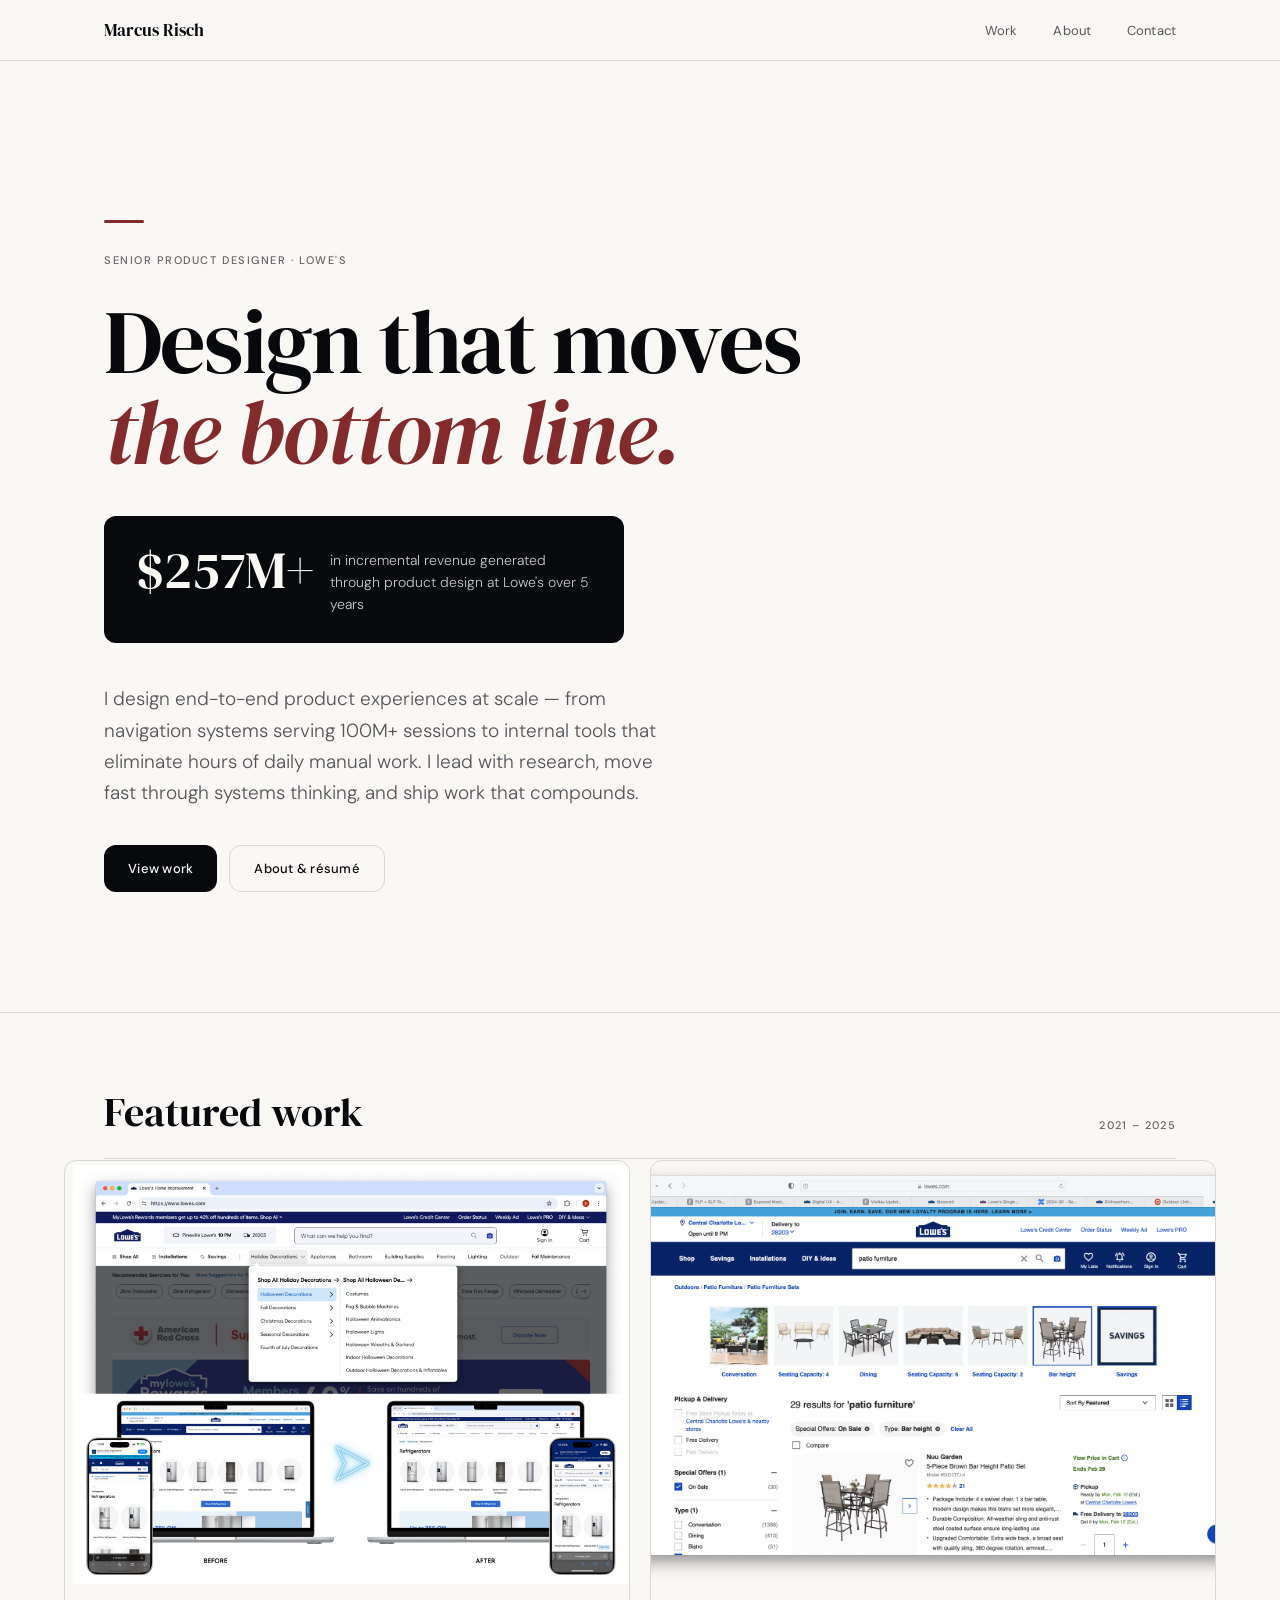
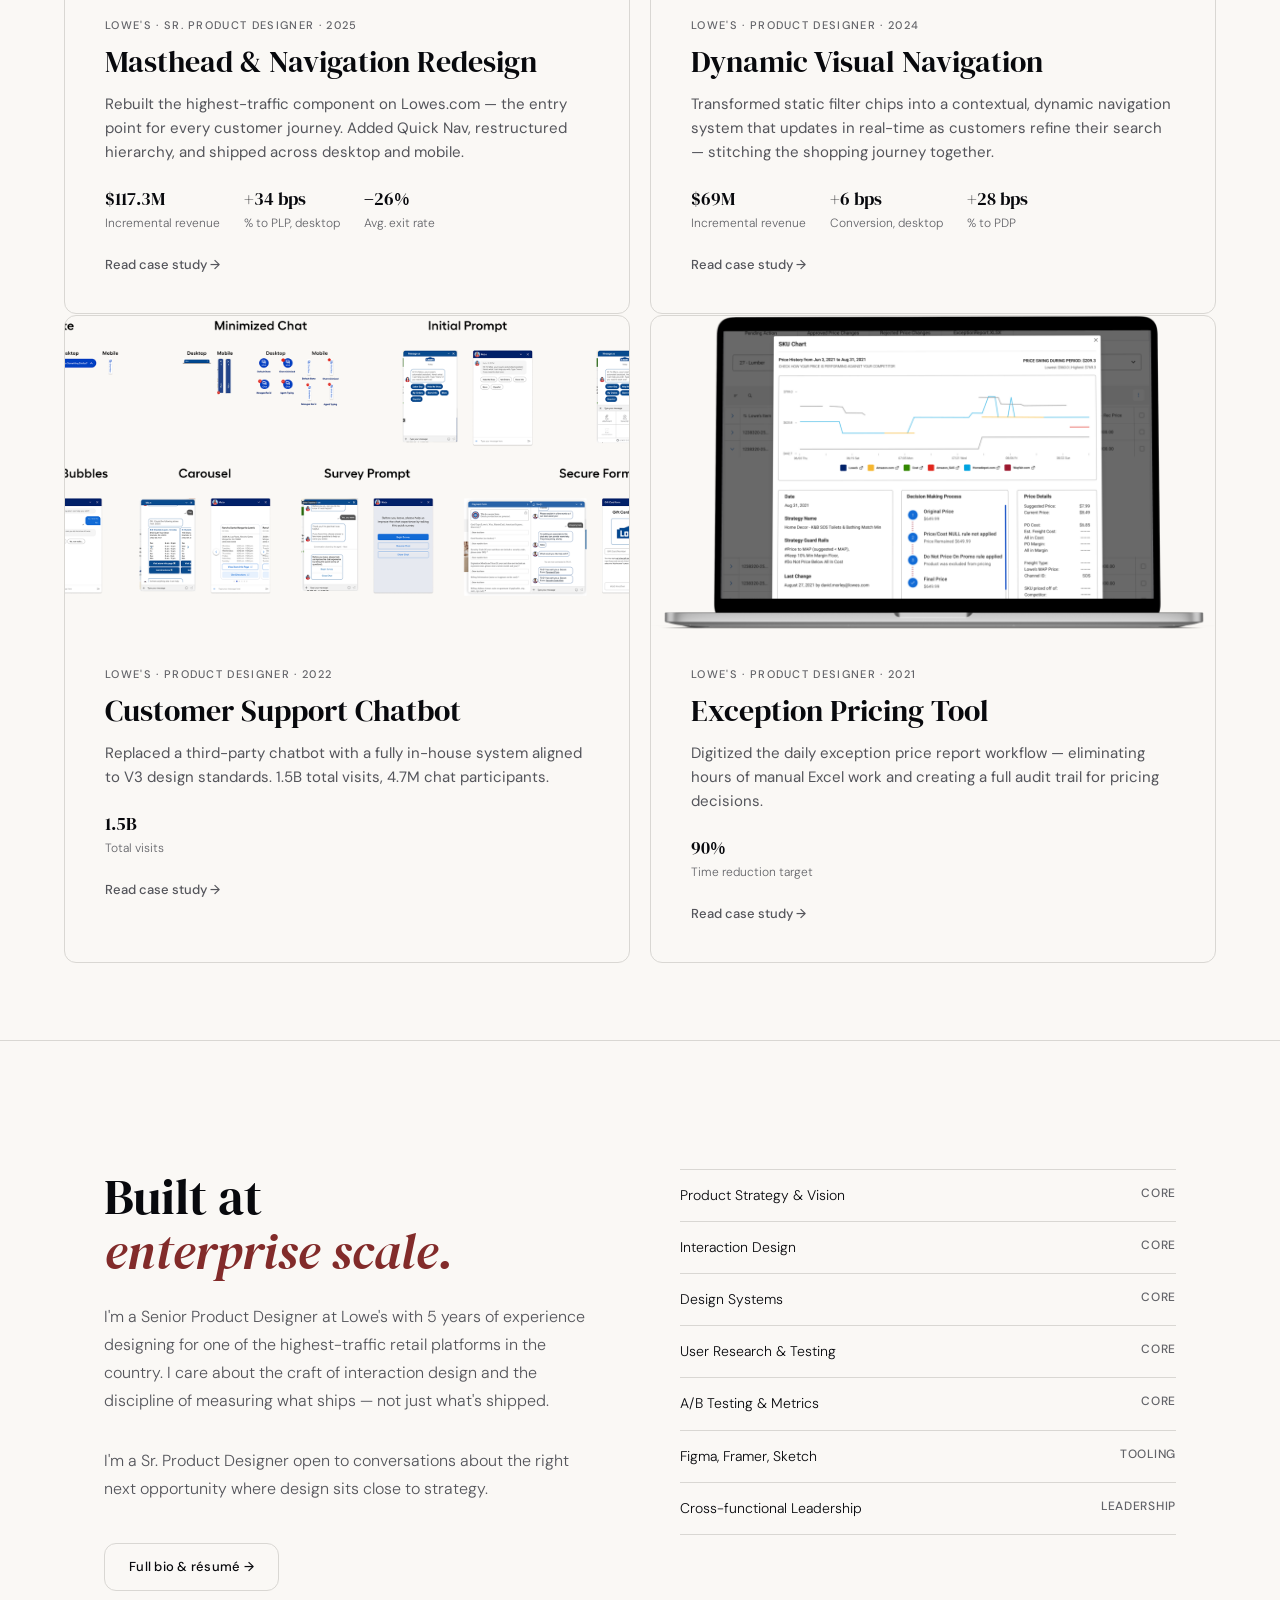
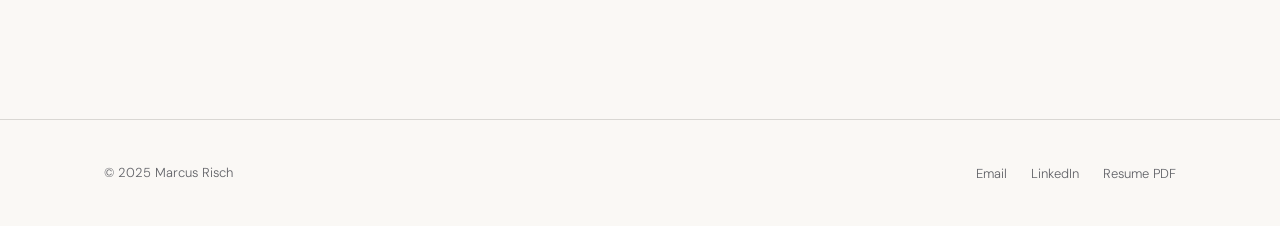
<file: index.html>
<!DOCTYPE html>
<html lang="en">
<head>
  <meta charset="UTF-8">
  <meta name="viewport" content="width=device-width, initial-scale=1.0">
  <title>Marcus Risch — Senior Product Designer</title>
  <link rel="stylesheet" href="css/portfolio.css">
  <style>
    .hero-rule {
      width: 40px;
      height: 3px;
      background: var(--accent);
      margin-bottom: 28px;
      border-radius: 12px;
    }

    .featured-grid__primary {
      display: grid;
      grid-template-columns: 1fr 1fr;
      gap: 20px;
    }

    .featured-grid__primary .featured-item__image {
      aspect-ratio: 4/3;
    }

    .featured-grid__secondary {
      display: grid;
      grid-template-columns: 1fr 1fr;
      gap: 20px;
    }

    .about-preview {
      display: grid;
      grid-template-columns: 1fr 1fr;
      gap: 80px;
      align-items: start;
    }

    .about-preview__headline {
      font-family: var(--font-display);
      font-size: clamp(32px, 4vw, 50px);
      line-height: 1.1;
      margin-bottom: 24px;
    }
    .about-preview__headline em { font-style: italic; color: var(--accent); }

    .about-preview__body {
      font-size: 16px;
      line-height: 1.75;
      color: var(--ink-mid);
      margin-bottom: 32px;
    }

    .about-preview__skills {
      list-style: none;
      border-top: 1px solid var(--border);
    }
    .about-preview__skills li {
      padding: 14px 0;
      border-bottom: 1px solid var(--border);
      font-size: 14px;
      display: flex;
      justify-content: space-between;
      gap: 20px;
    }
    .about-preview__skills li span:last-child {
      color: var(--ink-muted);
      font-size: 12px;
      font-weight: 500;
      letter-spacing: 0.06em;
      text-transform: uppercase;
      white-space: nowrap;
    }

    @media (max-width: 768px) {
      .featured-grid__primary { grid-template-columns: 1fr; }
      .featured-grid__secondary { grid-template-columns: 1fr; }
      .about-preview { grid-template-columns: 1fr; gap: 48px; }
    }
  </style>
</head>
<body class="page-body">

  <nav>
    <div class="nav-inner">
      <a href="index.html" class="nav-name">Marcus Risch</a>
      <ul class="nav-links" id="nav-links">
        <li><a href="work.html">Work</a></li>
        <li><a href="about.html">About</a></li>
        <li><a href="about.html#contact">Contact</a></li>
      </ul>
      <button class="nav-mobile-toggle" id="nav-toggle" aria-label="Menu" aria-expanded="false">
        <svg width="20" height="20" viewBox="0 0 20 20" fill="none" stroke="currentColor" stroke-width="1.5">
          <line x1="2" y1="5" x2="18" y2="5"/>
          <line x1="2" y1="10" x2="18" y2="10"/>
          <line x1="2" y1="15" x2="18" y2="15"/>
        </svg>
      </button>
    </div>
  </nav>

  <section class="hero">
    <div class="container">
      <div class="hero-rule"></div>
      <span class="hero__eyebrow">Senior Product Designer · Lowe's</span>
      <h1 class="hero__headline">Design that moves<br><em>the bottom line.</em></h1>
      <div class="hero__stat-block">
        <div class="hero__stat-num">$257M+</div>
        <div class="hero__stat-desc">in incremental revenue generated through product design at Lowe's over 5 years</div>
      </div>
      <p class="hero__bio">I design end-to-end product experiences at scale — from navigation systems serving 100M+ sessions to internal tools that eliminate hours of daily manual work. I lead with research, move fast through systems thinking, and ship work that compounds.</p>
      <div class="hero__ctas">
        <a href="#work" class="btn btn--primary">View work</a>
        <a href="about.html" class="btn btn--outline">About &amp; résumé</a>
      </div>
    </div>
  </section>

  <hr>

  <section class="section--sm" id="work">
    <div class="container">
      <div class="section-header">
        <h2>Featured work</h2>
        <span class="label">2021 – 2025</span>
      </div>
    </div>

    <div class="container--wide" style="margin-top:1px">
      <div class="featured-grid__primary">

        <a href="work-masthead.html" class="featured-item">
          <img src="images/masthead-hero.png" alt="Lowe's Masthead Redesign" class="featured-item__image">
          <div class="featured-item__body">
            <span class="featured-item__kicker">Lowe's · Sr. Product Designer · 2025</span>
            <h3 class="featured-item__title">Masthead &amp; Navigation Redesign</h3>
            <p class="featured-item__desc">Rebuilt the highest-traffic component on Lowes.com — the entry point for every customer journey. Added Quick Nav, restructured hierarchy, and shipped across desktop and mobile.</p>
            <div class="featured-item__meta">
              <div class="featured-item__stat"><strong>$117.3M</strong>Incremental revenue</div>
              <div class="featured-item__stat"><strong>+34 bps</strong>% to PLP, desktop</div>
              <div class="featured-item__stat"><strong>−26%</strong>Avg. exit rate</div>
            </div>
            <span class="featured-item__cta">Read case study →</span>
          </div>
        </a>

        <a href="work-visnav.html" class="featured-item">
          <img src="images/visnav-hero.png" alt="Visual Navigation" class="featured-item__image">
          <div class="featured-item__body">
            <span class="featured-item__kicker">Lowe's · Product Designer · 2024</span>
            <h3 class="featured-item__title">Dynamic Visual Navigation</h3>
            <p class="featured-item__desc">Transformed static filter chips into a contextual, dynamic navigation system that updates in real-time as customers refine their search — stitching the shopping journey together.</p>
            <div class="featured-item__meta">
              <div class="featured-item__stat"><strong>$69M</strong>Incremental revenue</div>
              <div class="featured-item__stat"><strong>+6 bps</strong>Conversion, desktop</div>
              <div class="featured-item__stat"><strong>+28 bps</strong>% to PDP</div>
            </div>
            <span class="featured-item__cta">Read case study →</span>
          </div>
        </a>

      </div>
    </div>

    <div class="container--wide" style="margin-top:1px">
      <div class="featured-grid__secondary">

        <a href="work-chatbot.html" class="featured-item">
          <img src="images/chatbot-comparison.png" alt="Chatbot Redesign" class="featured-item__image" style="aspect-ratio:16/9">
          <div class="featured-item__body">
            <span class="featured-item__kicker">Lowe's · Product Designer · 2022</span>
            <h3 class="featured-item__title">Customer Support Chatbot</h3>
            <p class="featured-item__desc">Replaced a third-party chatbot with a fully in-house system aligned to V3 design standards. 1.5B total visits, 4.7M chat participants.</p>
            <div class="featured-item__meta">
              <div class="featured-item__stat"><strong>1.5B</strong>Total visits</div>
            </div>
            <span class="featured-item__cta">Read case study →</span>
          </div>
        </a>

        <a href="work-ci.html" class="featured-item">
          <img src="images/ci-hero.png" alt="Exception Pricing Tool" class="featured-item__image" style="aspect-ratio:16/9">
          <div class="featured-item__body">
            <span class="featured-item__kicker">Lowe's · Product Designer · 2021</span>
            <h3 class="featured-item__title">Exception Pricing Tool</h3>
            <p class="featured-item__desc">Digitized the daily exception price report workflow — eliminating hours of manual Excel work and creating a full audit trail for pricing decisions.</p>
            <div class="featured-item__meta">
              <div class="featured-item__stat"><strong>90%</strong>Time reduction target</div>
            </div>
            <span class="featured-item__cta">Read case study →</span>
          </div>
        </a>

      </div>
    </div>
  </section>

  <hr>

  <section class="section">
    <div class="container">
      <div class="about-preview">
        <div class="about-preview__left">
          <h2 class="about-preview__headline">Built at<br><em>enterprise scale.</em></h2>
          <p class="about-preview__body">I'm a Senior Product Designer at Lowe's with 5 years of experience designing for one of the highest-traffic retail platforms in the country. I care about the craft of interaction design and the discipline of measuring what ships — not just what's shipped.</p>
          <p class="about-preview__body">I'm a Sr. Product Designer open to conversations about the right next opportunity where design sits close to strategy.</p>
          <a href="about.html" class="btn btn--outline" style="margin-top:8px">Full bio &amp; résumé →</a>
        </div>
        <div class="about-preview__right">
          <ul class="about-preview__skills">
            <li><span>Product Strategy &amp; Vision</span><span>Core</span></li>
            <li><span>Interaction Design</span><span>Core</span></li>
            <li><span>Design Systems</span><span>Core</span></li>
            <li><span>User Research &amp; Testing</span><span>Core</span></li>
            <li><span>A/B Testing &amp; Metrics</span><span>Core</span></li>
            <li><span>Figma, Framer, Sketch</span><span>Tooling</span></li>
            <li><span>Cross-functional Leadership</span><span>Leadership</span></li>
          </ul>
        </div>
      </div>
    </div>
  </section>

  <footer>
    <div class="footer-inner">
      <p>© 2025 Marcus Risch</p>
      <ul class="footer-links">
        <li><a href="mailto:Marcus.j.risch@gmail.com">Email</a></li>
        <li><a href="https://linkedin.com/in/marcusrisch">LinkedIn</a></li>
        <li><a href="#">Resume PDF</a></li>
      </ul>
    </div>
  </footer>

  <script>
    const toggle = document.getElementById('nav-toggle');
    const links = document.getElementById('nav-links');
    toggle.addEventListener('click', () => {
      const open = links.classList.toggle("is-open");
      toggle.setAttribute("aria-expanded", open);
    });

    document.querySelectorAll('a[href^="#"]').forEach(a => {
      a.addEventListener('click', e => {
        const id = a.getAttribute('href').slice(1);
        const el = document.getElementById(id);
        if (el) { e.preventDefault(); window.scrollTo({ top: el.offsetTop - 80, behavior: 'smooth' }); }
      });
    });
  </script>
</body>
</html>
</file>
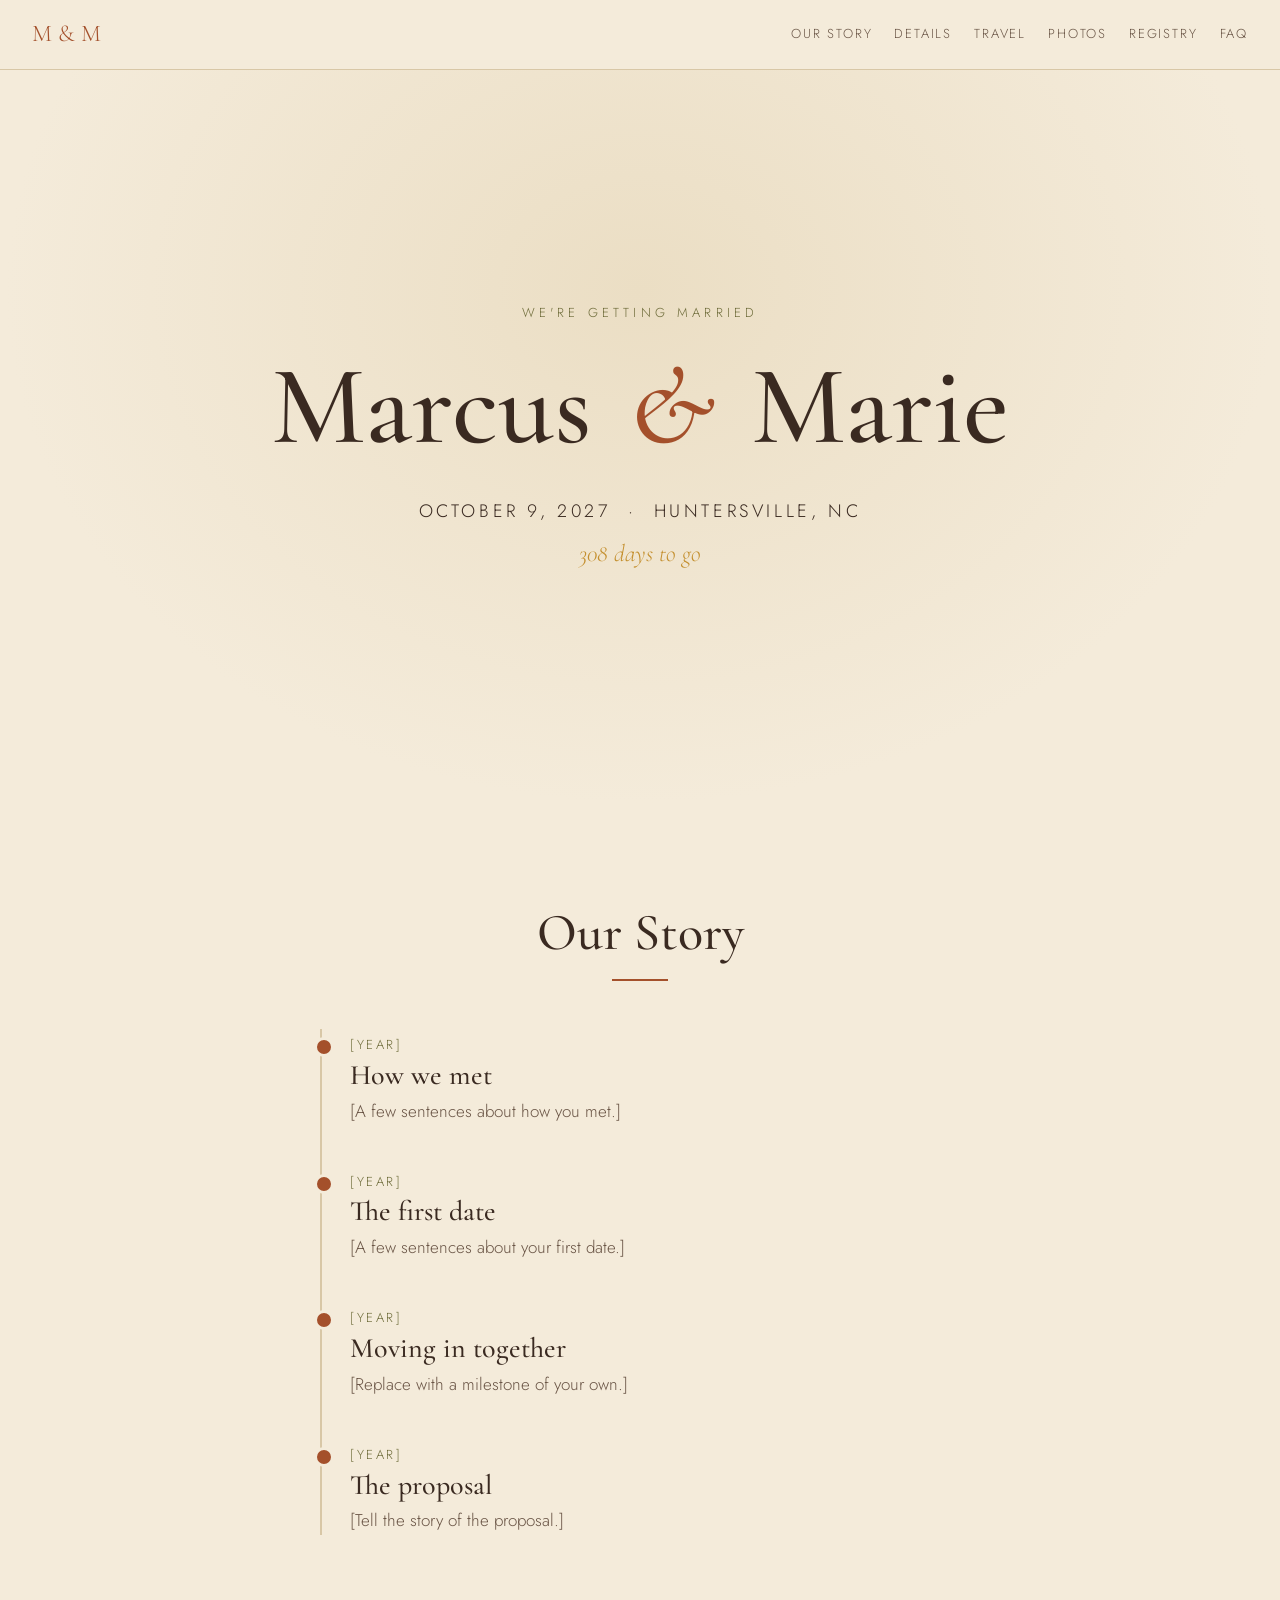
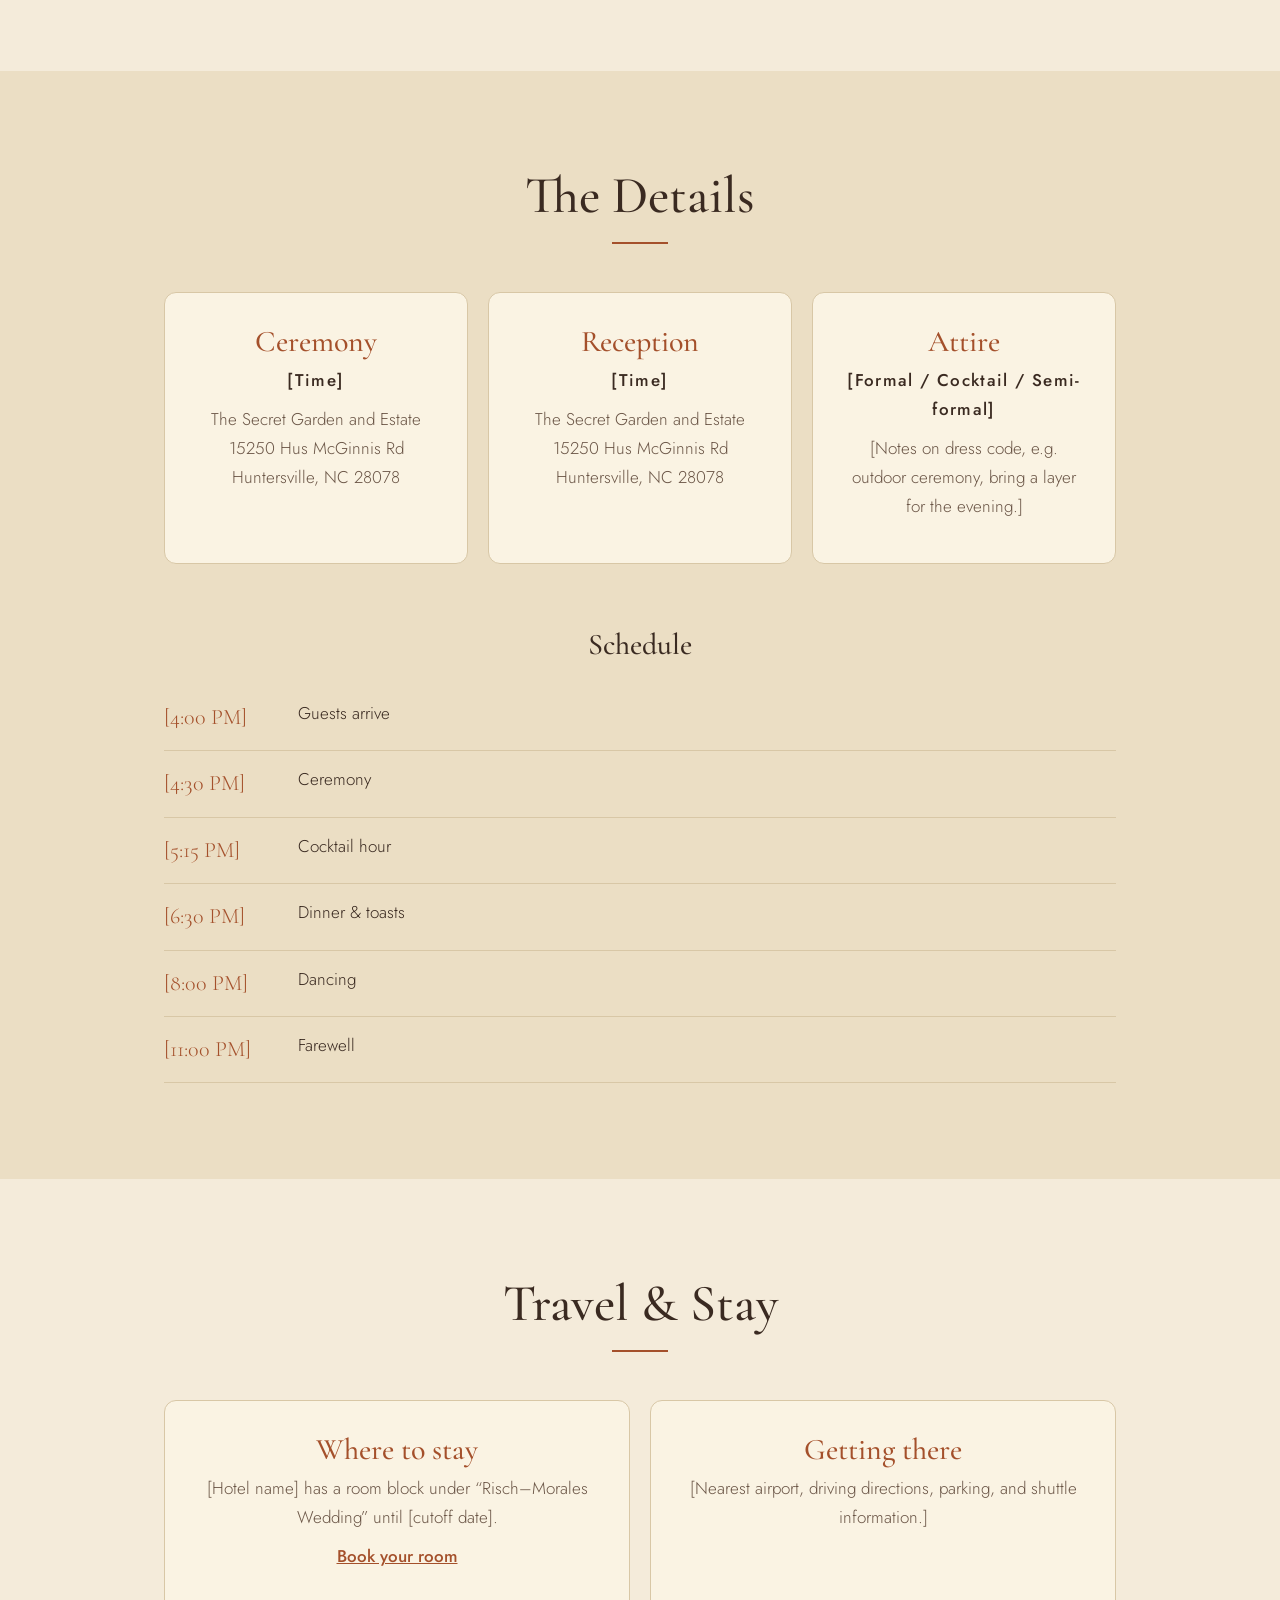
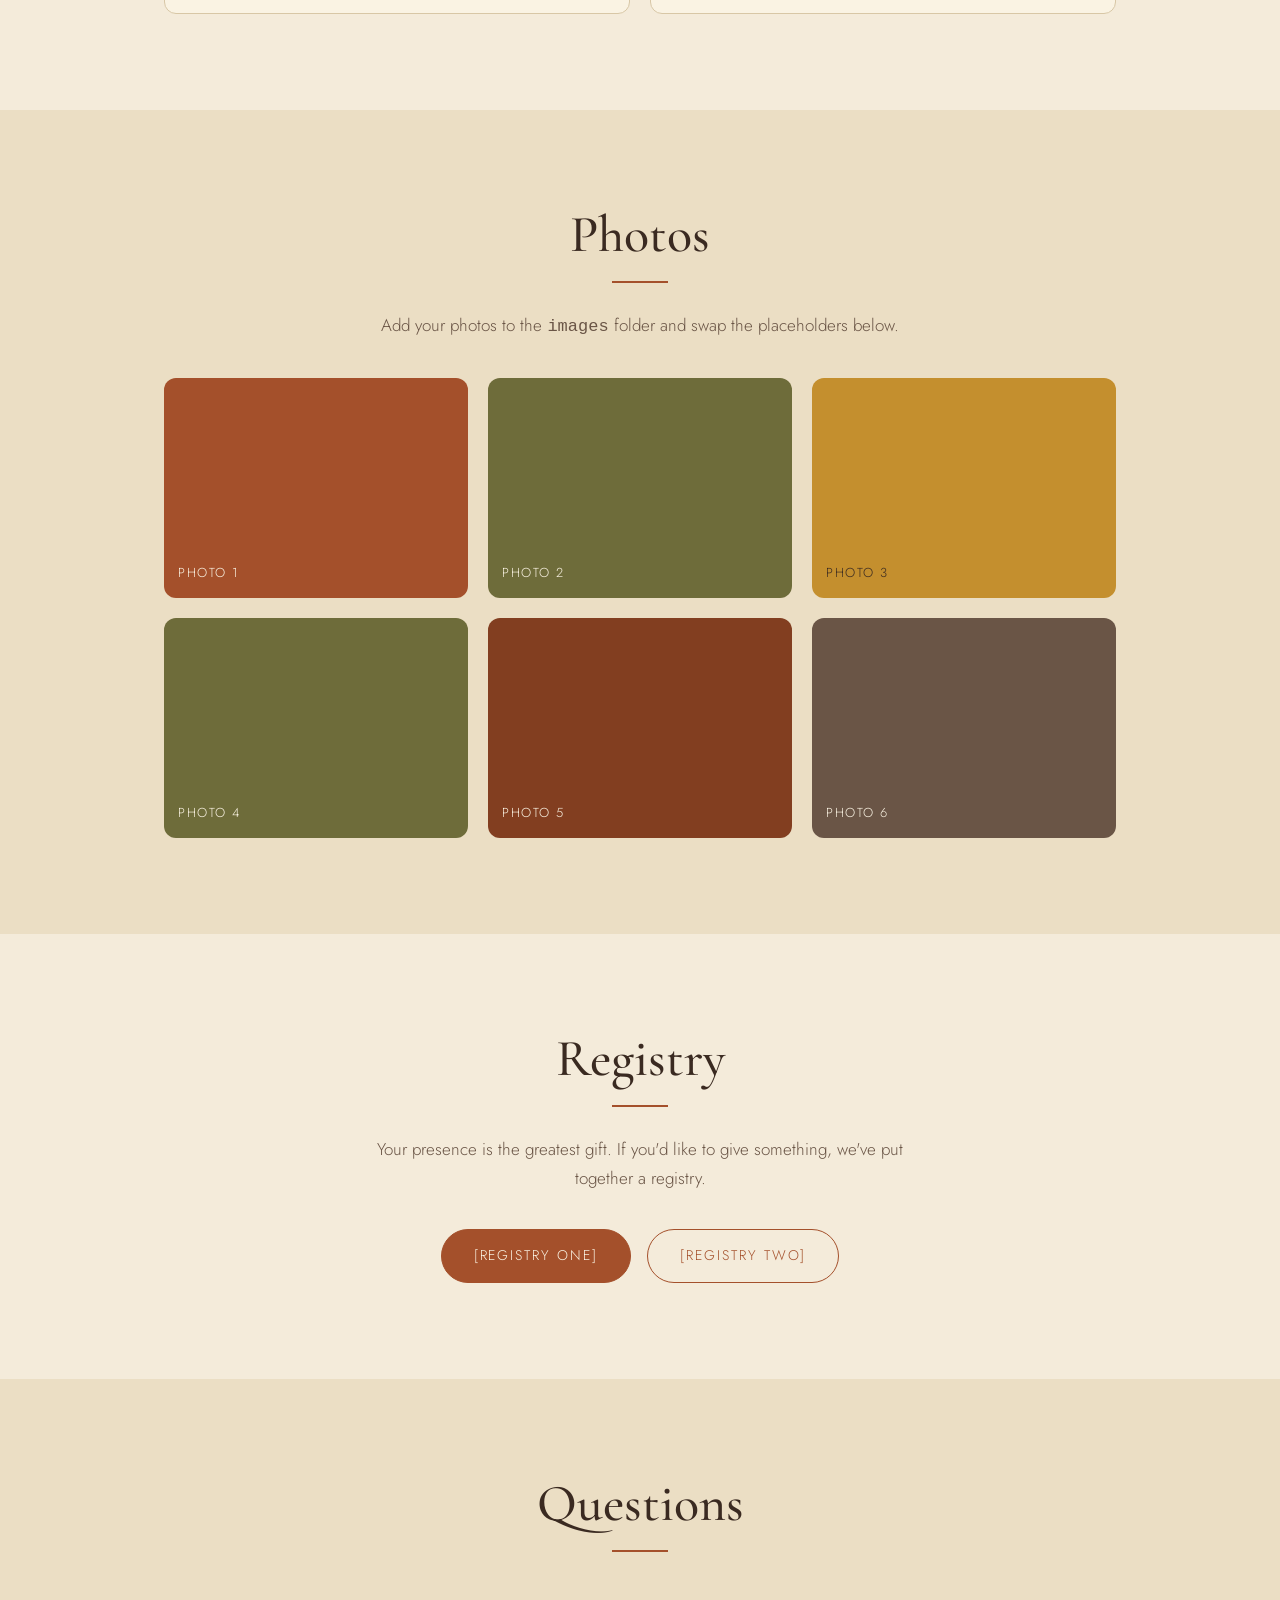
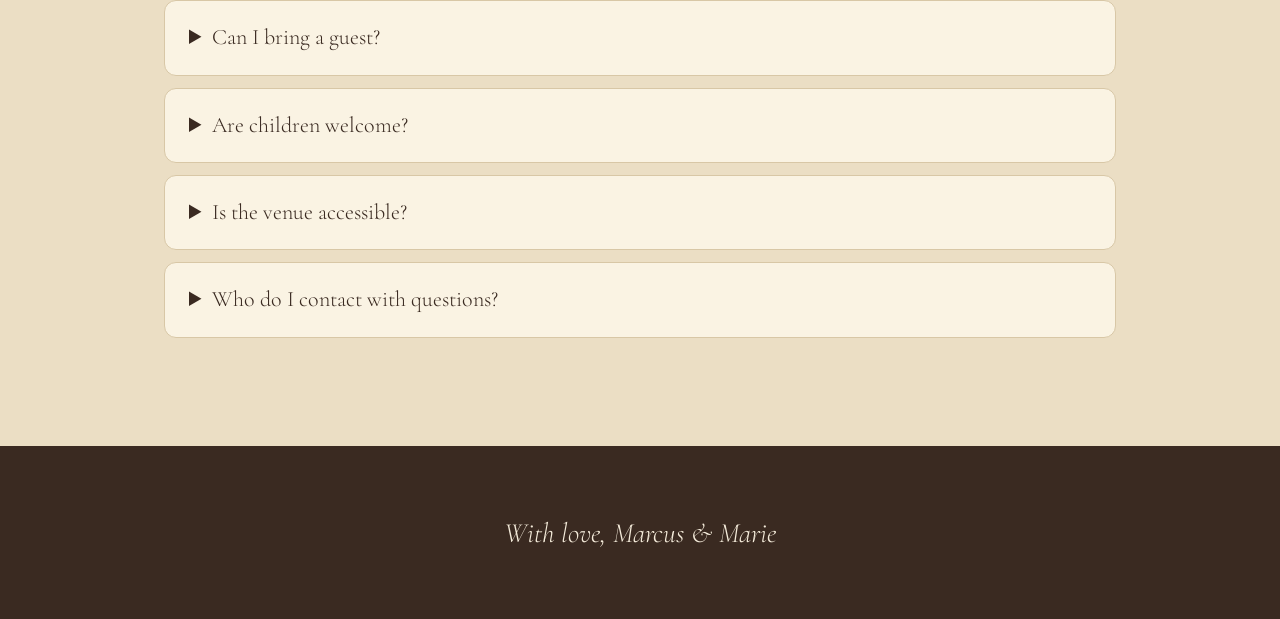
<file: wedding-site/index.html>
<!DOCTYPE html>
<html lang="en">
<head>
  <meta charset="utf-8">
  <meta name="viewport" content="width=device-width, initial-scale=1">
  <title>Marcus &amp; Marie — Wedding</title>
  <meta name="description" content="Join us in celebrating our wedding on October 9, 2027 in Huntersville, North Carolina.">
  <link rel="preconnect" href="https://fonts.googleapis.com">
  <link rel="preconnect" href="https://fonts.gstatic.com" crossorigin>
  <link href="https://fonts.googleapis.com/css2?family=Cormorant+Garamond:ital,wght@0,400;0,500;0,600;1,400&family=Jost:wght@300;400;500&display=swap" rel="stylesheet">
  <link rel="stylesheet" href="style.css">
</head>
<body>

<header class="nav">
  <a class="nav-mark" href="#top">M &amp; M</a>
  <nav>
    <a href="#story">Our Story</a>
    <a href="#details">Details</a>
    <a href="#travel">Travel</a>
    <a href="#photos">Photos</a>
    <a href="#registry">Registry</a>
    <a href="#faq">FAQ</a>
  </nav>
</header>

<main id="top">
  <section class="hero">
    <p class="eyebrow">We're getting married</p>
    <h1>Marcus <span class="amp">&amp;</span> Marie</h1>
    <p class="hero-date">October 9, 2027 &nbsp;·&nbsp; Huntersville, NC</p>
    <p id="countdown" class="countdown" aria-live="polite"></p>
  </section>

  <section id="story" class="section">
    <h2>Our Story</h2>
    <ol class="timeline">
      <li><span class="when">[Year]</span><h3>How we met</h3><p>[A few sentences about how you met.]</p></li>
      <li><span class="when">[Year]</span><h3>The first date</h3><p>[A few sentences about your first date.]</p></li>
      <li><span class="when">[Year]</span><h3>Moving in together</h3><p>[Replace with a milestone of your own.]</p></li>
      <li><span class="when">[Year]</span><h3>The proposal</h3><p>[Tell the story of the proposal.]</p></li>
    </ol>
  </section>

  <section id="details" class="section alt">
    <h2>The Details</h2>
    <div class="cards">
      <article class="card">
        <h3>Ceremony</h3>
        <p class="strong">[Time]</p>
        <p>The Secret Garden and Estate<br>15250 Hus McGinnis Rd<br>Huntersville, NC 28078</p>
      </article>
      <article class="card">
        <h3>Reception</h3>
        <p class="strong">[Time]</p>
        <p>The Secret Garden and Estate<br>15250 Hus McGinnis Rd<br>Huntersville, NC 28078</p>
      </article>
      <article class="card">
        <h3>Attire</h3>
        <p class="strong">[Formal / Cocktail / Semi-formal]</p>
        <p>[Notes on dress code, e.g. outdoor ceremony, bring a layer for the evening.]</p>
      </article>
    </div>

    <h3 class="sub">Schedule</h3>
    <ul class="schedule">
      <li><time>[4:00 PM]</time><span>Guests arrive</span></li>
      <li><time>[4:30 PM]</time><span>Ceremony</span></li>
      <li><time>[5:15 PM]</time><span>Cocktail hour</span></li>
      <li><time>[6:30 PM]</time><span>Dinner &amp; toasts</span></li>
      <li><time>[8:00 PM]</time><span>Dancing</span></li>
      <li><time>[11:00 PM]</time><span>Farewell</span></li>
    </ul>
  </section>

  <section id="travel" class="section">
    <h2>Travel &amp; Stay</h2>
    <div class="cards two">
      <article class="card">
        <h3>Where to stay</h3>
        <p>[Hotel name] has a room block under “Risch–Morales Wedding” until [cutoff date].</p>
        <p><a class="link" href="#">Book your room</a></p>
      </article>
      <article class="card">
        <h3>Getting there</h3>
        <p>[Nearest airport, driving directions, parking, and shuttle information.]</p>
      </article>
    </div>
  </section>

  <section id="photos" class="section alt">
    <h2>Photos</h2>
    <p class="lede">Add your photos to the <code>images</code> folder and swap the placeholders below.</p>
    <div class="gallery">
      <figure class="ph"><figcaption>Photo 1</figcaption></figure>
      <figure class="ph"><figcaption>Photo 2</figcaption></figure>
      <figure class="ph"><figcaption>Photo 3</figcaption></figure>
      <figure class="ph"><figcaption>Photo 4</figcaption></figure>
      <figure class="ph"><figcaption>Photo 5</figcaption></figure>
      <figure class="ph"><figcaption>Photo 6</figcaption></figure>
    </div>
  </section>

  <section id="registry" class="section">
    <h2>Registry</h2>
    <p class="lede">Your presence is the greatest gift. If you'd like to give something, we've put together a registry.</p>
    <div class="buttons">
      <a class="btn" href="#">[Registry One]</a>
      <a class="btn ghost" href="#">[Registry Two]</a>
    </div>
  </section>

  <section id="faq" class="section alt">
    <h2>Questions</h2>
    <div class="faq">
      <details><summary>Can I bring a guest?</summary><p>[Your answer.]</p></details>
      <details><summary>Are children welcome?</summary><p>[Your answer.]</p></details>
      <details><summary>Is the venue accessible?</summary><p>[Your answer.]</p></details>
      <details><summary>Who do I contact with questions?</summary><p>[Name, email, or phone.]</p></details>
    </div>
  </section>
</main>

<footer class="footer">
  <p class="script">With love, Marcus &amp; Marie</p>
</footer>

<script>
  // Set your wedding date and time here (local time of the venue).
  var WEDDING = new Date("2027-10-09T16:30:00");
  var el = document.getElementById("countdown");
  function tick() {
    var d = WEDDING - new Date();
    if (isNaN(d)) { el.textContent = ""; return; }
    if (d <= 0) { el.textContent = "Today is the day!"; return; }
    el.textContent = Math.floor(d / 864e5) + " days to go";
  }
  tick(); setInterval(tick, 36e5);
</script>
</body>
</html>
</file>
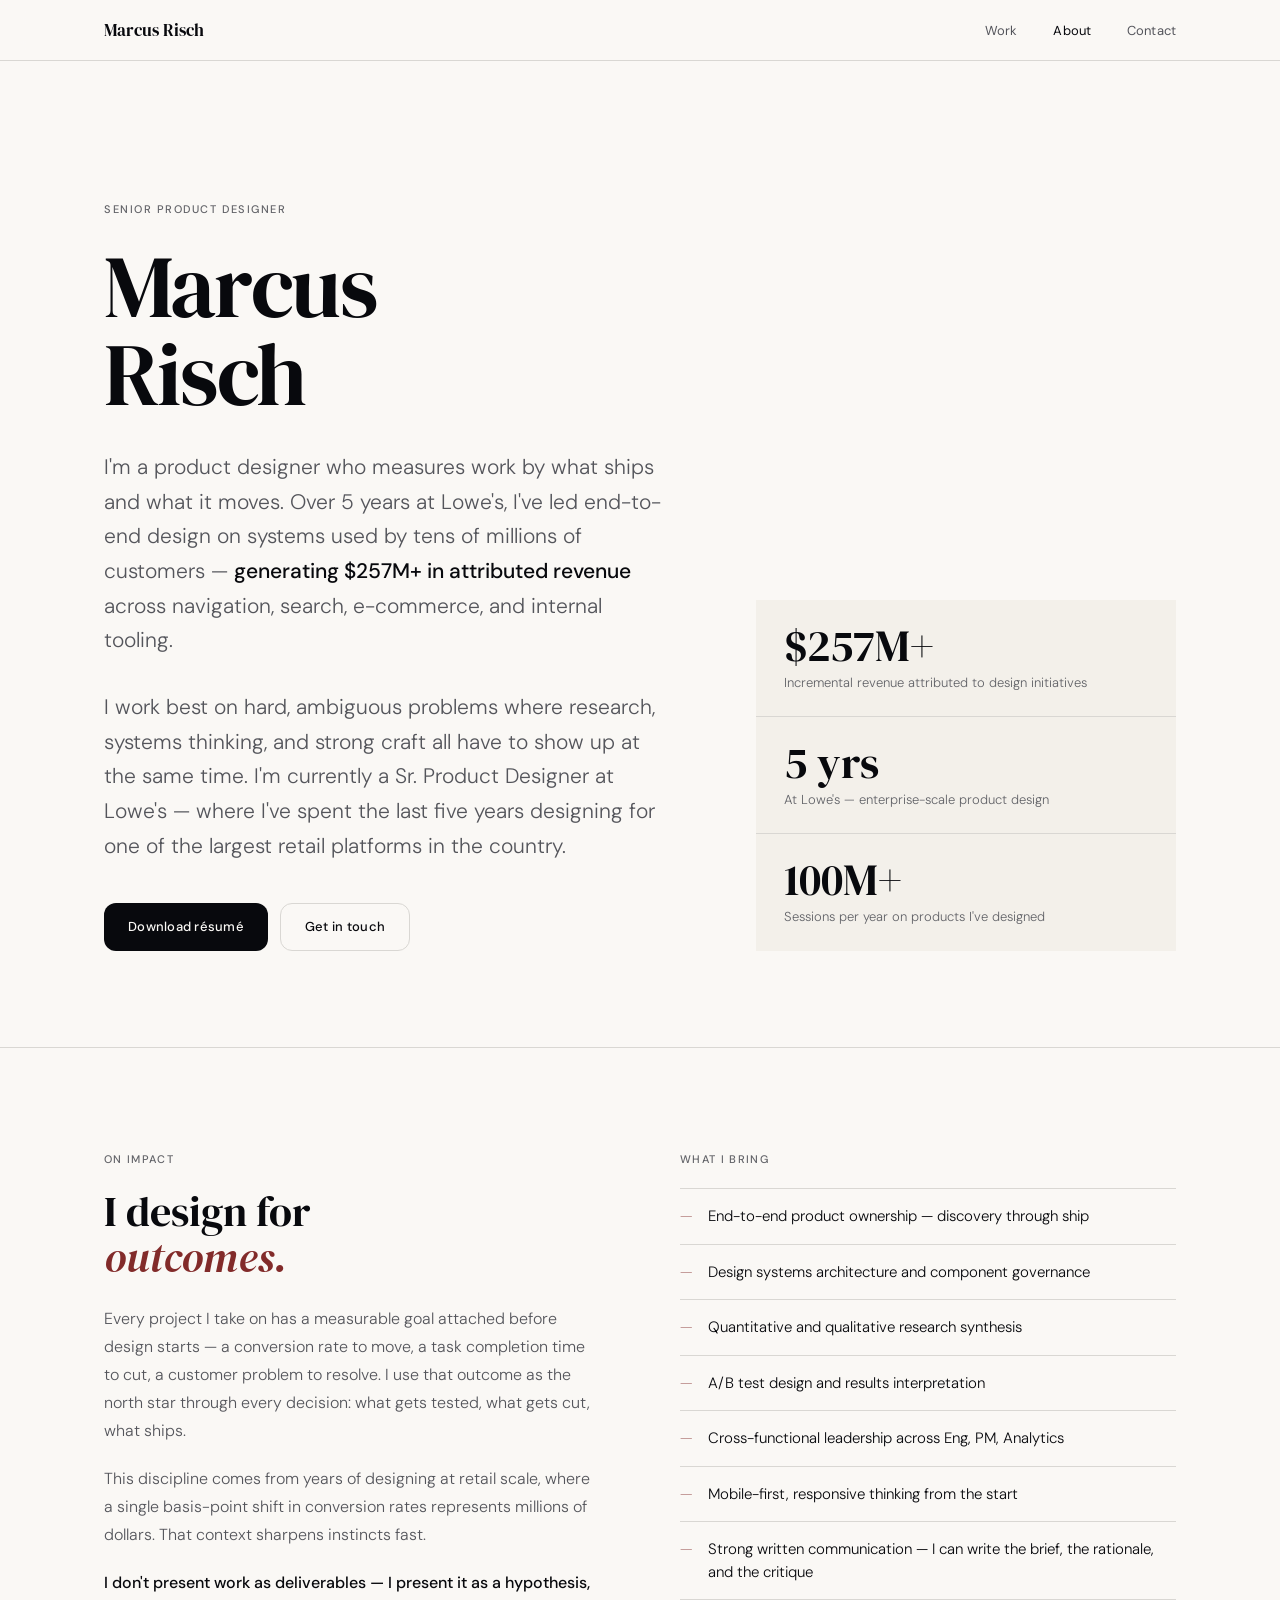
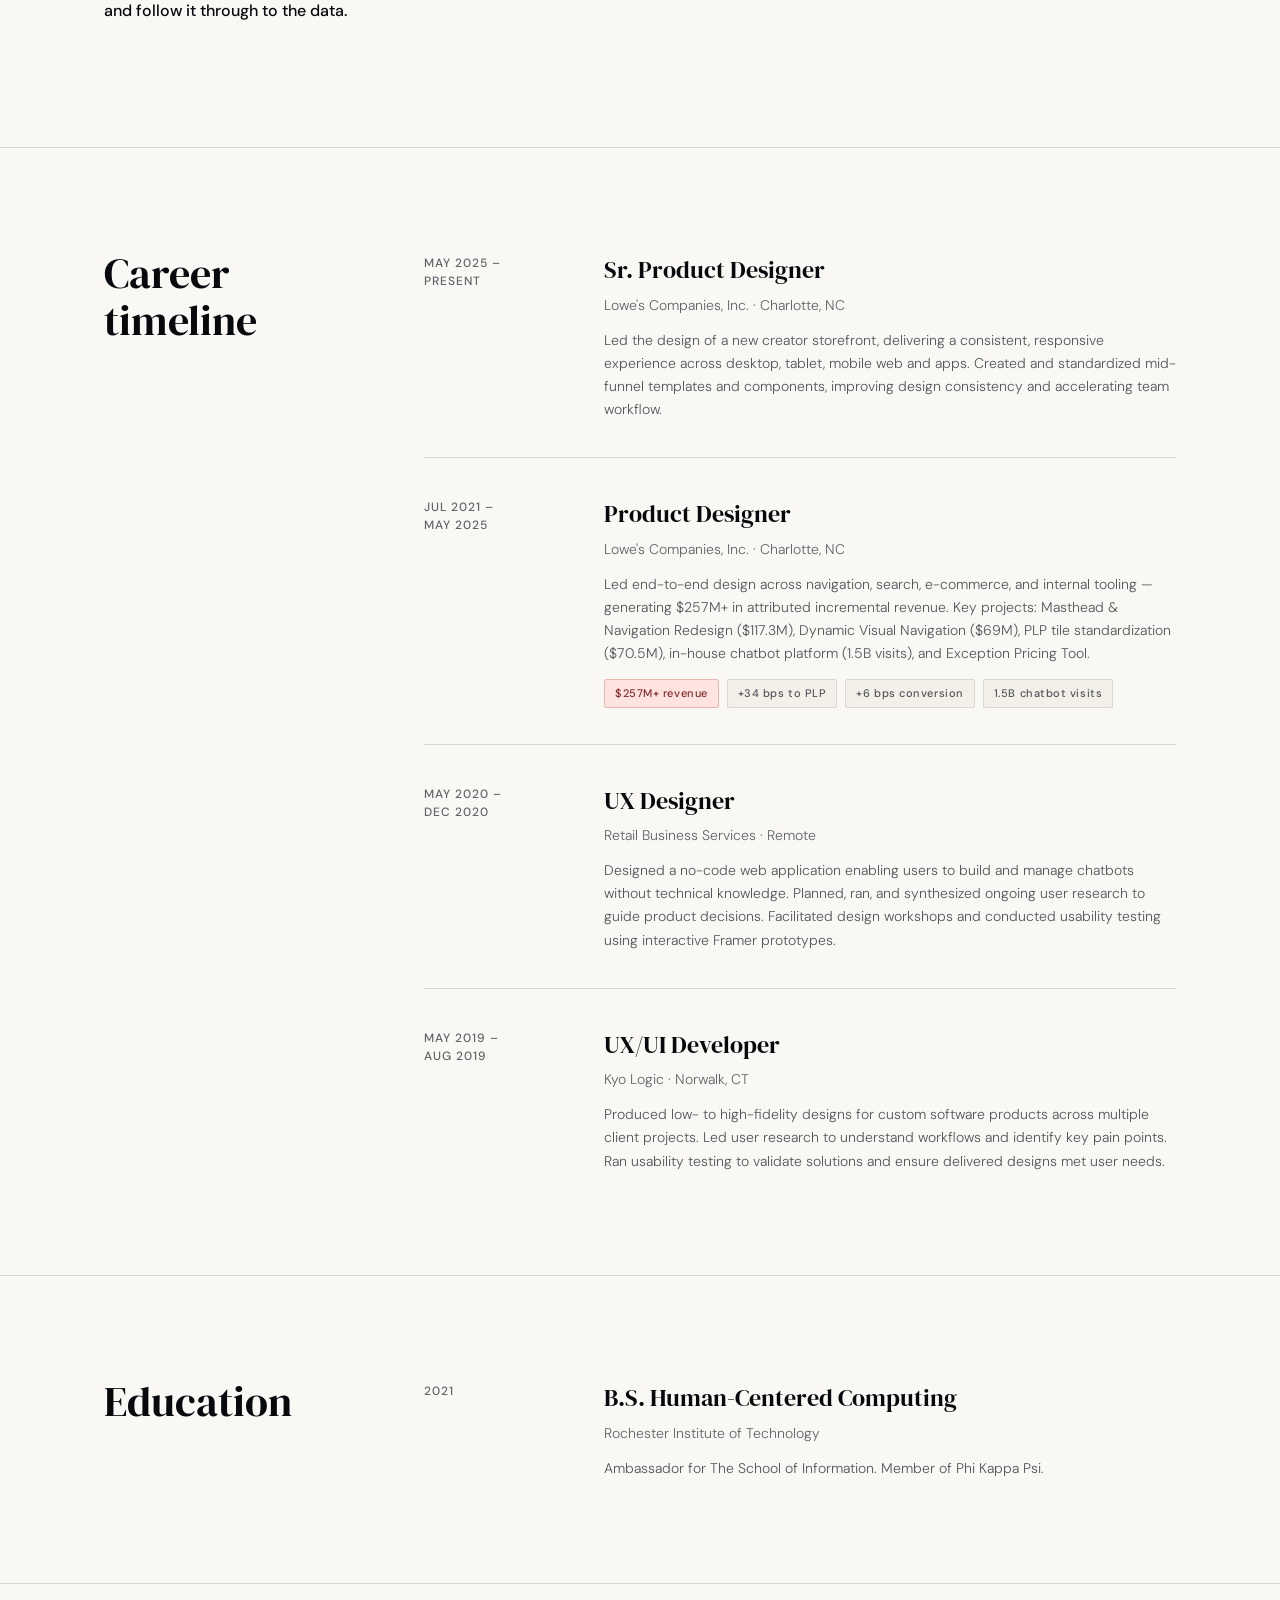
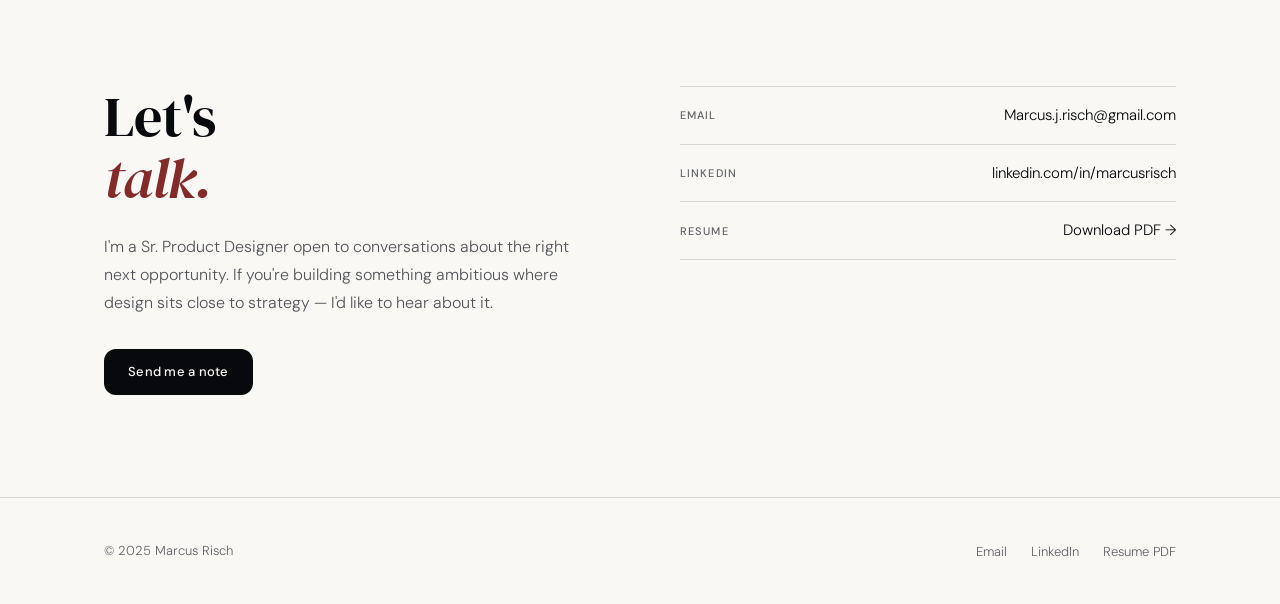
<file: about.html>
<!DOCTYPE html>
<html lang="en">
<head>
  <meta charset="UTF-8">
  <meta name="viewport" content="width=device-width, initial-scale=1.0">
  <title>About — Marcus Risch</title>
  <link rel="stylesheet" href="css/portfolio.css">
  <style>
    .about-hero {
      padding: clamp(80px, 12vw, 140px) 0 clamp(64px, 8vw, 96px);
      border-bottom: 1px solid var(--border);
    }

    .about-hero__layout {
      display: grid;
      grid-template-columns: 1fr 420px;
      gap: 80px;
      align-items: end;
    }

    .about-hero__eyebrow {
      font-size: 11px;
      font-weight: 500;
      letter-spacing: 0.14em;
      text-transform: uppercase;
      color: var(--ink-muted);
      display: block;
      margin-bottom: 24px;
    }

    .about-hero__name {
      font-family: var(--font-display);
      font-size: clamp(52px, 7vw, 88px);
      line-height: 1.0;
      letter-spacing: -0.02em;
      margin-bottom: 32px;
    }

    .about-hero__bio {
      font-size: clamp(17px, 2vw, 21px);
      line-height: 1.65;
      color: var(--ink-mid);
      max-width: 580px;
      margin-bottom: 40px;
    }

    .about-hero__bio strong { color: var(--ink); font-weight: 500; }

    .about-hero__ctas { display: flex; gap: 12px; flex-wrap: wrap; }

    .about-hero__stats {
      display: flex;
      flex-direction: column;
      gap: 1px;
      background: var(--border);
      align-self: end;
    }

    .about-stat {
      background: var(--bg-soft);
      padding: 24px 28px;
    }

    .about-stat__num {
      font-family: var(--font-display);
      font-size: clamp(28px, 4vw, 44px);
      line-height: 1;
      margin-bottom: 6px;
    }

    .about-stat__label {
      font-size: 13px;
      color: var(--ink-muted);
      line-height: 1.4;
    }

    /* Impact section */
    .impact-section {
      padding: clamp(64px, 8vw, 112px) 0;
      border-bottom: 1px solid var(--border);
    }

    .impact-grid {
      display: grid;
      grid-template-columns: 1fr 1fr;
      gap: 80px;
      align-items: start;
    }

    .impact-grid__label {
      font-size: 11px;
      font-weight: 500;
      letter-spacing: 0.12em;
      text-transform: uppercase;
      color: var(--ink-muted);
      display: block;
      margin-bottom: 20px;
    }

    .impact-grid h2 {
      font-size: clamp(28px, 3.5vw, 42px);
      margin-bottom: 24px;
    }

    .impact-grid h2 em { font-style: italic; color: var(--accent); }

    .impact-grid p {
      font-size: 16px;
      line-height: 1.75;
      color: var(--ink-mid);
      margin-bottom: 20px;
    }
    .impact-grid p strong { color: var(--ink); font-weight: 500; }

    .craft-list {
      list-style: none;
      border-top: 1px solid var(--border);
    }
    .craft-list li {
      padding: 16px 0;
      border-bottom: 1px solid var(--border);
      font-size: 15px;
      line-height: 1.5;
      display: flex;
      gap: 16px;
      align-items: baseline;
    }
    .craft-list li::before {
      content: '—';
      color: var(--accent);
      flex-shrink: 0;
      font-family: var(--font-display);
    }

    /* Timeline */
    .timeline-section {
      padding: clamp(64px, 8vw, 112px) 0;
      border-bottom: 1px solid var(--border);
    }

    .timeline-layout {
      display: grid;
      grid-template-columns: 240px 1fr;
      gap: 80px;
    }

    .timeline-section__heading {
      font-family: var(--font-display);
      font-size: clamp(28px, 3.5vw, 42px);
      line-height: 1.1;
      position: sticky;
      top: 80px;
    }

    .timeline-entries {
      list-style: none;
      display: flex;
      flex-direction: column;
    }

    .timeline-entry {
      display: grid;
      grid-template-columns: 140px 1fr;
      gap: 40px;
      padding: 36px 0;
      border-bottom: 1px solid var(--border);
      align-items: start;
    }
    .timeline-entry:first-child { padding-top: 0; }
    .timeline-entry:last-child { border-bottom: none; padding-bottom: 0; }

    .timeline-entry__date {
      font-size: 12px;
      font-weight: 500;
      letter-spacing: 0.08em;
      text-transform: uppercase;
      color: var(--ink-muted);
      padding-top: 4px;
      line-height: 1.5;
    }

    .timeline-entry__role {
      font-family: var(--font-display);
      font-size: clamp(19px, 2vw, 24px);
      margin-bottom: 4px;
    }

    .timeline-entry__co {
      font-size: 14px;
      color: var(--ink-muted);
      margin-bottom: 12px;
    }

    .timeline-entry__body {
      font-size: 14px;
      line-height: 1.65;
      color: var(--ink-mid);
    }

    .timeline-entry__metrics {
      margin-top: 14px;
      display: flex;
      flex-wrap: wrap;
      gap: 8px;
    }

    .metric-chip {
      font-size: 11px;
      font-weight: 500;
      letter-spacing: 0.05em;
      background: var(--bg-soft);
      border: 1px solid var(--border);
      padding: 4px 10px;
      border-radius: 2px;
      color: var(--ink-mid);
      white-space: nowrap;
    }

    .metric-chip--accent {
      background: var(--accent-light);
      border-color: oklch(82% 0.06 25);
      color: var(--accent);
    }

    /* Contact section */
    .contact-section {
      padding: clamp(64px, 8vw, 112px) 0;
    }

    .contact-layout {
      display: grid;
      grid-template-columns: 1fr 1fr;
      gap: 80px;
      align-items: start;
    }

    .contact-layout h2 {
      font-size: clamp(32px, 4.5vw, 56px);
      margin-bottom: 24px;
    }
    .contact-layout h2 em { font-style: italic; color: var(--accent); }

    .contact-layout p {
      font-size: 16px;
      line-height: 1.75;
      color: var(--ink-mid);
      margin-bottom: 32px;
    }

    .contact-list {
      list-style: none;
      border-top: 1px solid var(--border);
    }
    .contact-list li {
      padding: 16px 0;
      border-bottom: 1px solid var(--border);
      display: flex;
      justify-content: space-between;
      align-items: center;
      gap: 20px;
    }
    .contact-list li span { font-size: 14px; color: var(--ink-muted); font-size: 11px; font-weight: 500; letter-spacing: 0.1em; text-transform: uppercase; }
    .contact-list a {
      font-size: 15px;
      color: var(--ink);
      text-decoration: none;
      transition: color 0.15s;
    }
    .contact-list a:hover { color: var(--accent); }

    @media (max-width: 900px) {
      .about-hero__layout { grid-template-columns: 1fr; }
      .about-hero__stats { flex-direction: row; }
      .impact-grid { grid-template-columns: 1fr; gap: 48px; }
      .timeline-layout { grid-template-columns: 1fr; gap: 32px; }
      .timeline-entry { grid-template-columns: 1fr; gap: 4px; }
      .contact-layout { grid-template-columns: 1fr; gap: 48px; }
      .timeline-section__heading { position: static; }
    }

    @media (max-width: 600px) {
      .about-hero__stats { flex-direction: column; }
    }
  </style>
</head>
<body class="page-body">

  <nav>
    <div class="nav-inner">
      <a href="index.html" class="nav-name">Marcus Risch</a>
      <ul class="nav-links" id="nav-links">
        <li><a href="work.html">Work</a></li>
        <li><a href="about.html" class="active">About</a></li>
        <li><a href="#contact">Contact</a></li>
      </ul>
      <button class="nav-mobile-toggle" id="nav-toggle" aria-label="Menu">
        <svg width="20" height="20" viewBox="0 0 20 20" fill="none" stroke="currentColor" stroke-width="1.5">
          <line x1="2" y1="5" x2="18" y2="5"/><line x1="2" y1="10" x2="18" y2="10"/><line x1="2" y1="15" x2="18" y2="15"/>
        </svg>
      </button>
    </div>
  </nav>

  <!-- Hero -->
  <div class="about-hero">
    <div class="container">
      <div class="about-hero__layout">
        <div>
          <span class="about-hero__eyebrow">Senior Product Designer</span>
          <h1 class="about-hero__name">Marcus<br>Risch</h1>
          <p class="about-hero__bio">I'm a product designer who measures work by what ships and what it moves. Over 5 years at Lowe's, I've led end-to-end design on systems used by tens of millions of customers — <strong>generating $257M+ in attributed revenue</strong> across navigation, search, e-commerce, and internal tooling.</p>
          <p class="about-hero__bio" style="margin-top:-8px">I work best on hard, ambiguous problems where research, systems thinking, and strong craft all have to show up at the same time. I'm currently a Sr. Product Designer at Lowe's — where I've spent the last five years designing for one of the largest retail platforms in the country.</p>
          <div class="about-hero__ctas">
            <a href="#" class="btn btn--primary" download>Download résumé</a>
            <a href="#contact" class="btn btn--outline">Get in touch</a>
          </div>
        </div>

        <div class="about-hero__stats">
          <div class="about-stat">
            <div class="about-stat__num">$257M+</div>
            <div class="about-stat__label">Incremental revenue attributed to design initiatives</div>
          </div>
          <div class="about-stat">
            <div class="about-stat__num">5 yrs</div>
            <div class="about-stat__label">At Lowe's — enterprise-scale product design</div>
          </div>
          <div class="about-stat">
            <div class="about-stat__num">100M+</div>
            <div class="about-stat__label">Sessions per year on products I've designed</div>
          </div>
        </div>
      </div>
    </div>
  </div>

  <!-- Impact + Craft -->
  <div class="impact-section">
    <div class="container">
      <div class="impact-grid">
        <div>
          <span class="impact-grid__label">On impact</span>
          <h2>I design for<br><em>outcomes.</em></h2>
          <p>Every project I take on has a measurable goal attached before design starts — a conversion rate to move, a task completion time to cut, a customer problem to resolve. I use that outcome as the north star through every decision: what gets tested, what gets cut, what ships.</p>
          <p>This discipline comes from years of designing at retail scale, where a single basis-point shift in conversion rates represents millions of dollars. That context sharpens instincts fast.</p>
          <p><strong>I don't present work as deliverables — I present it as a hypothesis, and follow it through to the data.</strong></p>
        </div>
        <div>
          <span class="impact-grid__label">What I bring</span>
          <ul class="craft-list">
            <li>End-to-end product ownership — discovery through ship</li>
            <li>Design systems architecture and component governance</li>
            <li>Quantitative and qualitative research synthesis</li>
            <li>A/B test design and results interpretation</li>
            <li>Cross-functional leadership across Eng, PM, Analytics</li>
            <li>Mobile-first, responsive thinking from the start</li>
            <li>Strong written communication — I can write the brief, the rationale, and the critique</li>
          </ul>
        </div>
      </div>
    </div>
  </div>

  <!-- Timeline -->
  <div class="timeline-section">
    <div class="container">
      <div class="timeline-layout">
        <h2 class="timeline-section__heading">Career<br>timeline</h2>
        <ol class="timeline-entries">

          <li class="timeline-entry">
            <div class="timeline-entry__date">May 2025 –<br>Present</div>
            <div>
              <div class="timeline-entry__role">Sr. Product Designer</div>
              <div class="timeline-entry__co">Lowe's Companies, Inc. · Charlotte, NC</div>
              <p class="timeline-entry__body">Led the design of a new creator storefront, delivering a consistent, responsive experience across desktop, tablet, mobile web and apps. Created and standardized mid-funnel templates and components, improving design consistency and accelerating team workflow.</p>
            </div>
          </li>

          <li class="timeline-entry">
            <div class="timeline-entry__date">Jul 2021 –<br>May 2025</div>
            <div>
              <div class="timeline-entry__role">Product Designer</div>
              <div class="timeline-entry__co">Lowe's Companies, Inc. · Charlotte, NC</div>
              <p class="timeline-entry__body">Led end-to-end design across navigation, search, e-commerce, and internal tooling — generating $257M+ in attributed incremental revenue. Key projects: Masthead &amp; Navigation Redesign ($117.3M), Dynamic Visual Navigation ($69M), PLP tile standardization ($70.5M), in-house chatbot platform (1.5B visits), and Exception Pricing Tool.</p>
              <div class="timeline-entry__metrics">
                <span class="metric-chip metric-chip--accent">$257M+ revenue</span>
                <span class="metric-chip">+34 bps to PLP</span>
                <span class="metric-chip">+6 bps conversion</span>
                <span class="metric-chip">1.5B chatbot visits</span>
              </div>
            </div>
          </li>

          <li class="timeline-entry">
            <div class="timeline-entry__date">May 2020 –<br>Dec 2020</div>
            <div>
              <div class="timeline-entry__role">UX Designer</div>
              <div class="timeline-entry__co">Retail Business Services · Remote</div>
              <p class="timeline-entry__body">Designed a no-code web application enabling users to build and manage chatbots without technical knowledge. Planned, ran, and synthesized ongoing user research to guide product decisions. Facilitated design workshops and conducted usability testing using interactive Framer prototypes.</p>
            </div>
          </li>

          <li class="timeline-entry">
            <div class="timeline-entry__date">May 2019 –<br>Aug 2019</div>
            <div>
              <div class="timeline-entry__role">UX/UI Developer</div>
              <div class="timeline-entry__co">Kyo Logic · Norwalk, CT</div>
              <p class="timeline-entry__body">Produced low- to high-fidelity designs for custom software products across multiple client projects. Led user research to understand workflows and identify key pain points. Ran usability testing to validate solutions and ensure delivered designs met user needs.</p>
            </div>
          </li>

        </ol>
      </div>
    </div>
  </div>

  <!-- Education -->
  <div class="timeline-section">
    <div class="container">
      <div class="timeline-layout">
        <h2 class="timeline-section__heading">Education</h2>
        <ol class="timeline-entries">
          <li class="timeline-entry">
            <div class="timeline-entry__date">2021</div>
            <div>
              <div class="timeline-entry__role">B.S. Human-Centered Computing</div>
              <div class="timeline-entry__co">Rochester Institute of Technology</div>
              <p class="timeline-entry__body">Ambassador for The School of Information. Member of Phi Kappa Psi.</p>
            </div>
          </li>
        </ol>
      </div>
    </div>
  </div>

  <!-- Contact -->
  <div class="contact-section" id="contact">
    <div class="container">
      <div class="contact-layout">
        <div>
          <h2>Let's<br><em>talk.</em></h2>
          <p>I'm a Sr. Product Designer open to conversations about the right next opportunity. If you're building something ambitious where design sits close to strategy — I'd like to hear about it.</p>
          <a href="mailto:Marcus.j.risch@gmail.com" class="btn btn--primary">Send me a note</a>
        </div>
        <div>
          <ul class="contact-list">
            <li>
              <span>Email</span>
              <a href="mailto:Marcus.j.risch@gmail.com">Marcus.j.risch@gmail.com</a>
            </li>
            <li>
              <span>LinkedIn</span>
              <a href="https://linkedin.com/in/marcusrisch">linkedin.com/in/marcusrisch</a>
            </li>
            <li>
              <span>Resume</span>
              <a href="#" download>Download PDF →</a>
            </li>
          </ul>
        </div>
      </div>
    </div>
  </div>

  <footer>
    <div class="footer-inner">
      <p>© 2025 Marcus Risch</p>
      <ul class="footer-links">
        <li><a href="mailto:Marcus.j.risch@gmail.com">Email</a></li>
        <li><a href="https://linkedin.com/in/marcusrisch">LinkedIn</a></li>
        <li><a href="#">Resume PDF</a></li>
      </ul>
    </div>
  </footer>

  <script>
    document.getElementById('nav-toggle').addEventListener('click', () =>
      document.getElementById('nav-links').classList.toggle('is-open'));

    // Smooth scroll for anchor links
    document.querySelectorAll('a[href^="#"]').forEach(a => {
      a.addEventListener('click', e => {
        const id = a.getAttribute('href').slice(1);
        const el = document.getElementById(id);
        if (el) { e.preventDefault(); window.scrollTo({ top: el.offsetTop - 80, behavior: 'smooth' }); }
      });
    });
  </script>
</body>
</html>
</file>
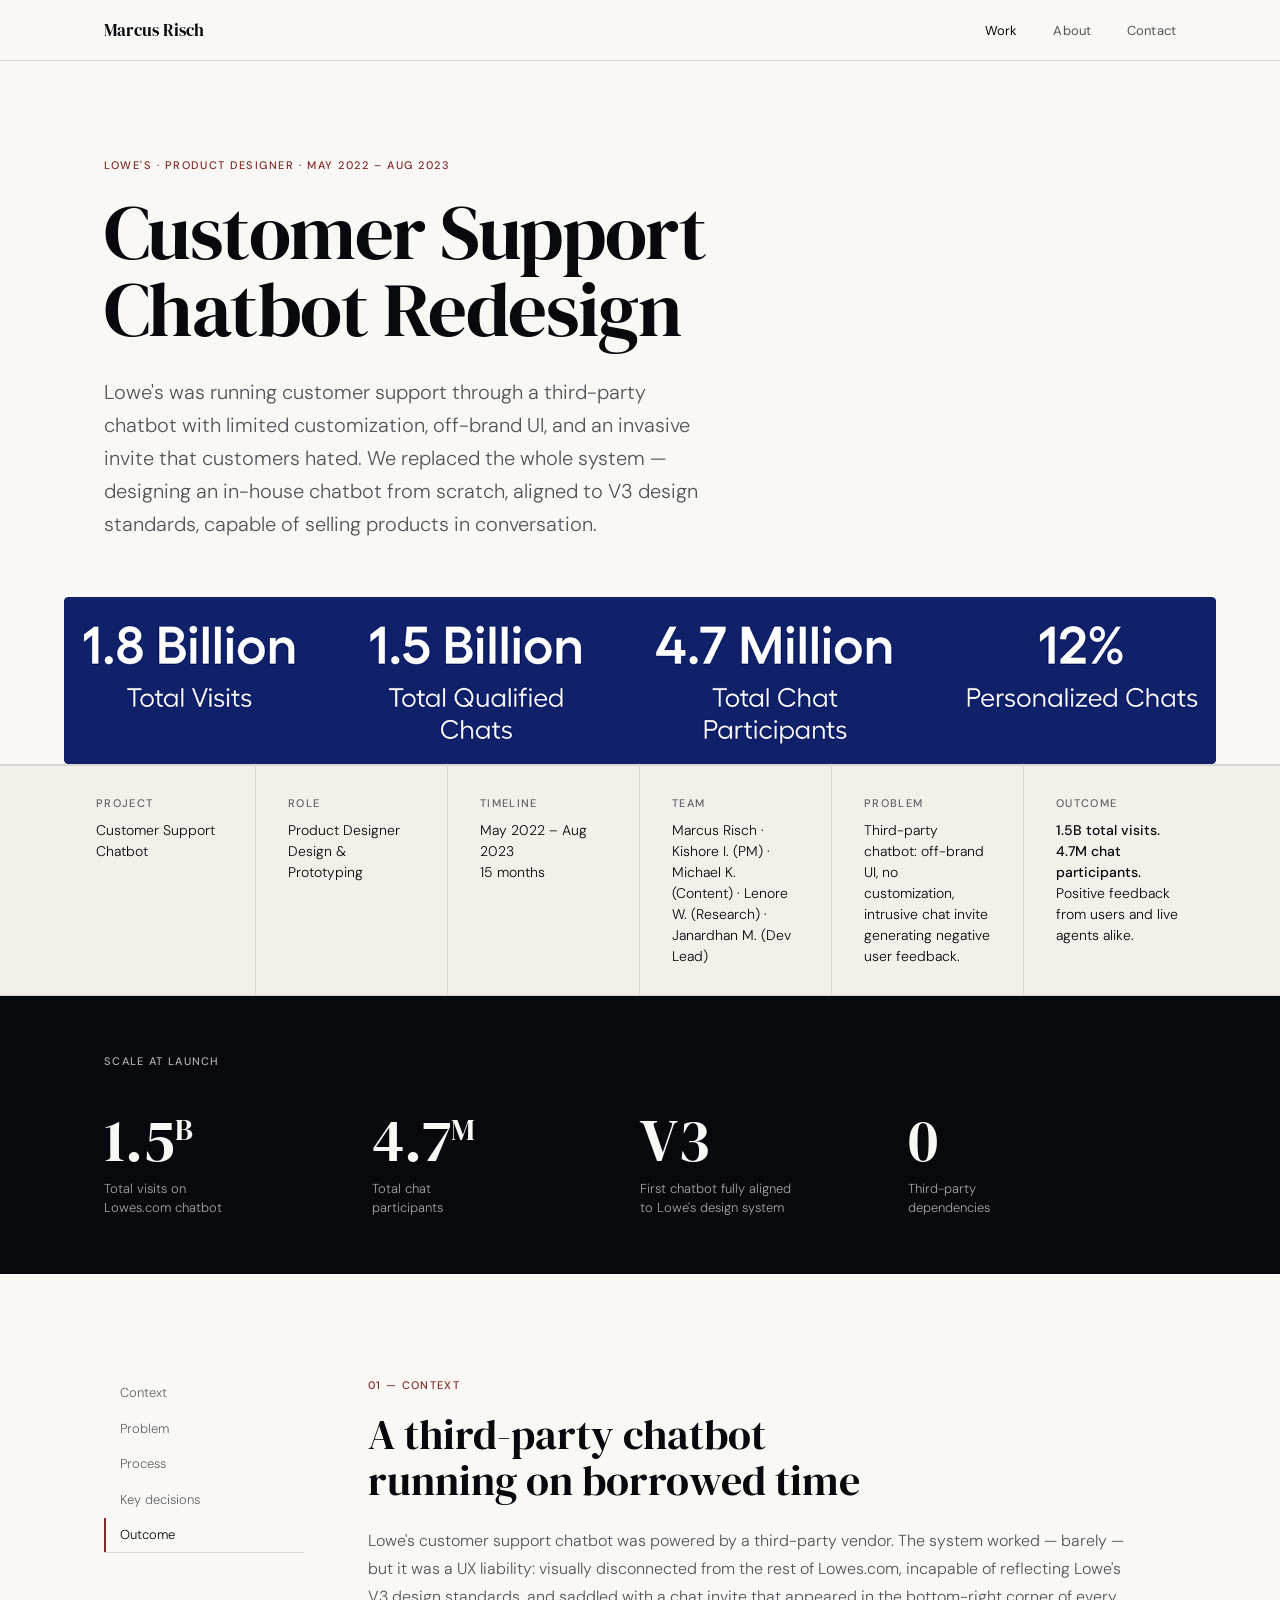
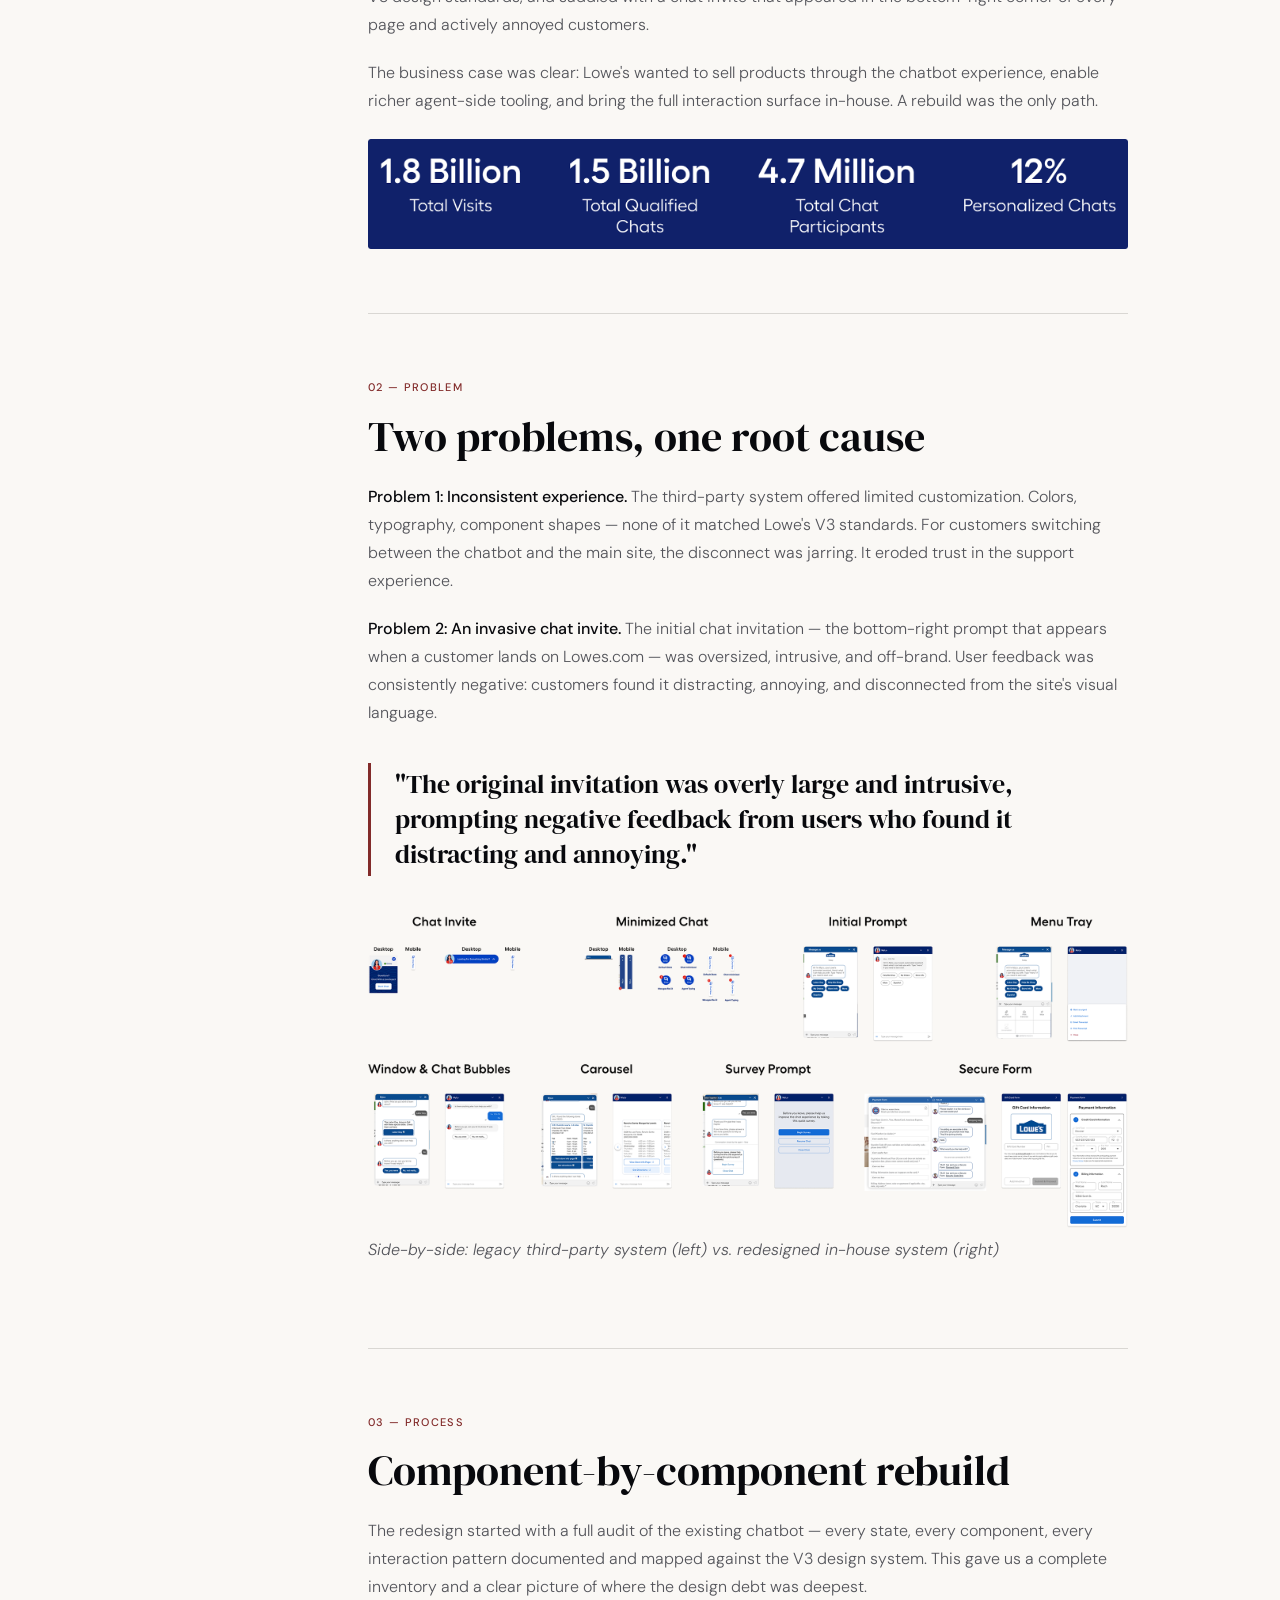
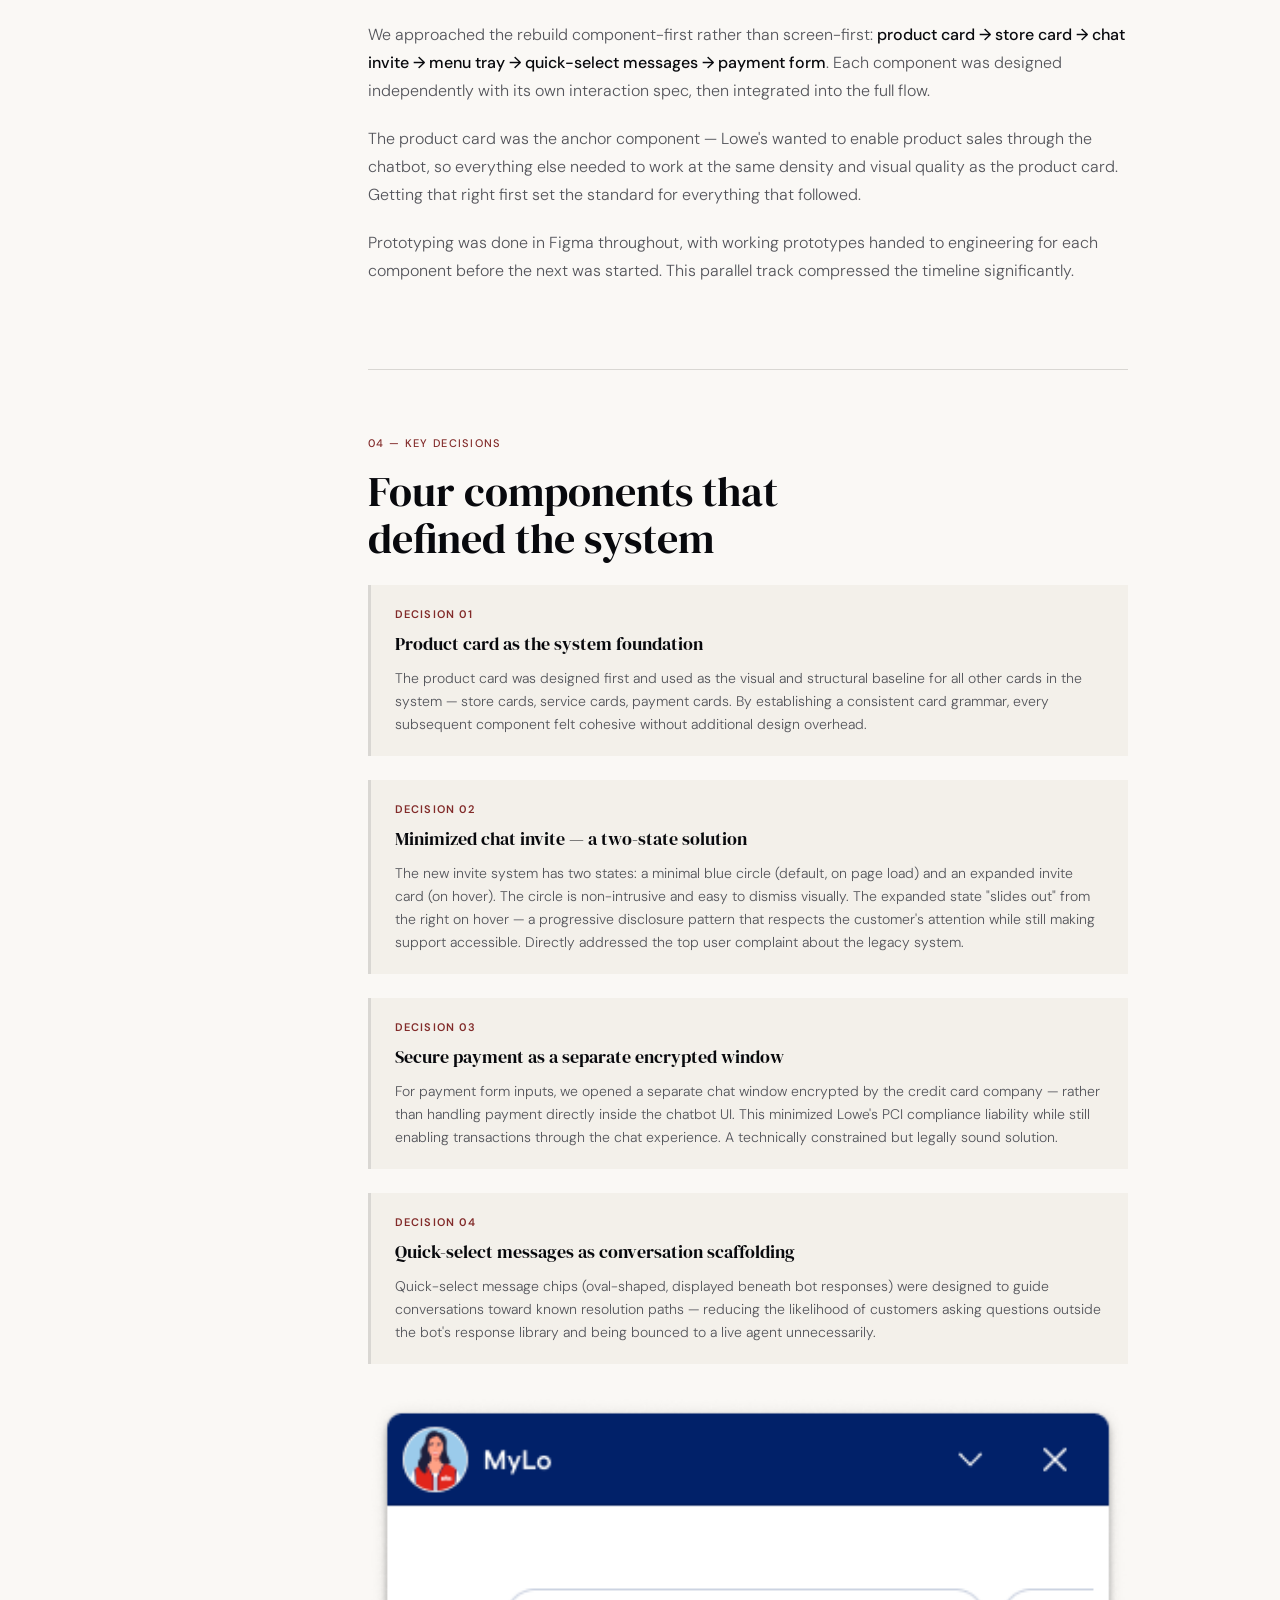
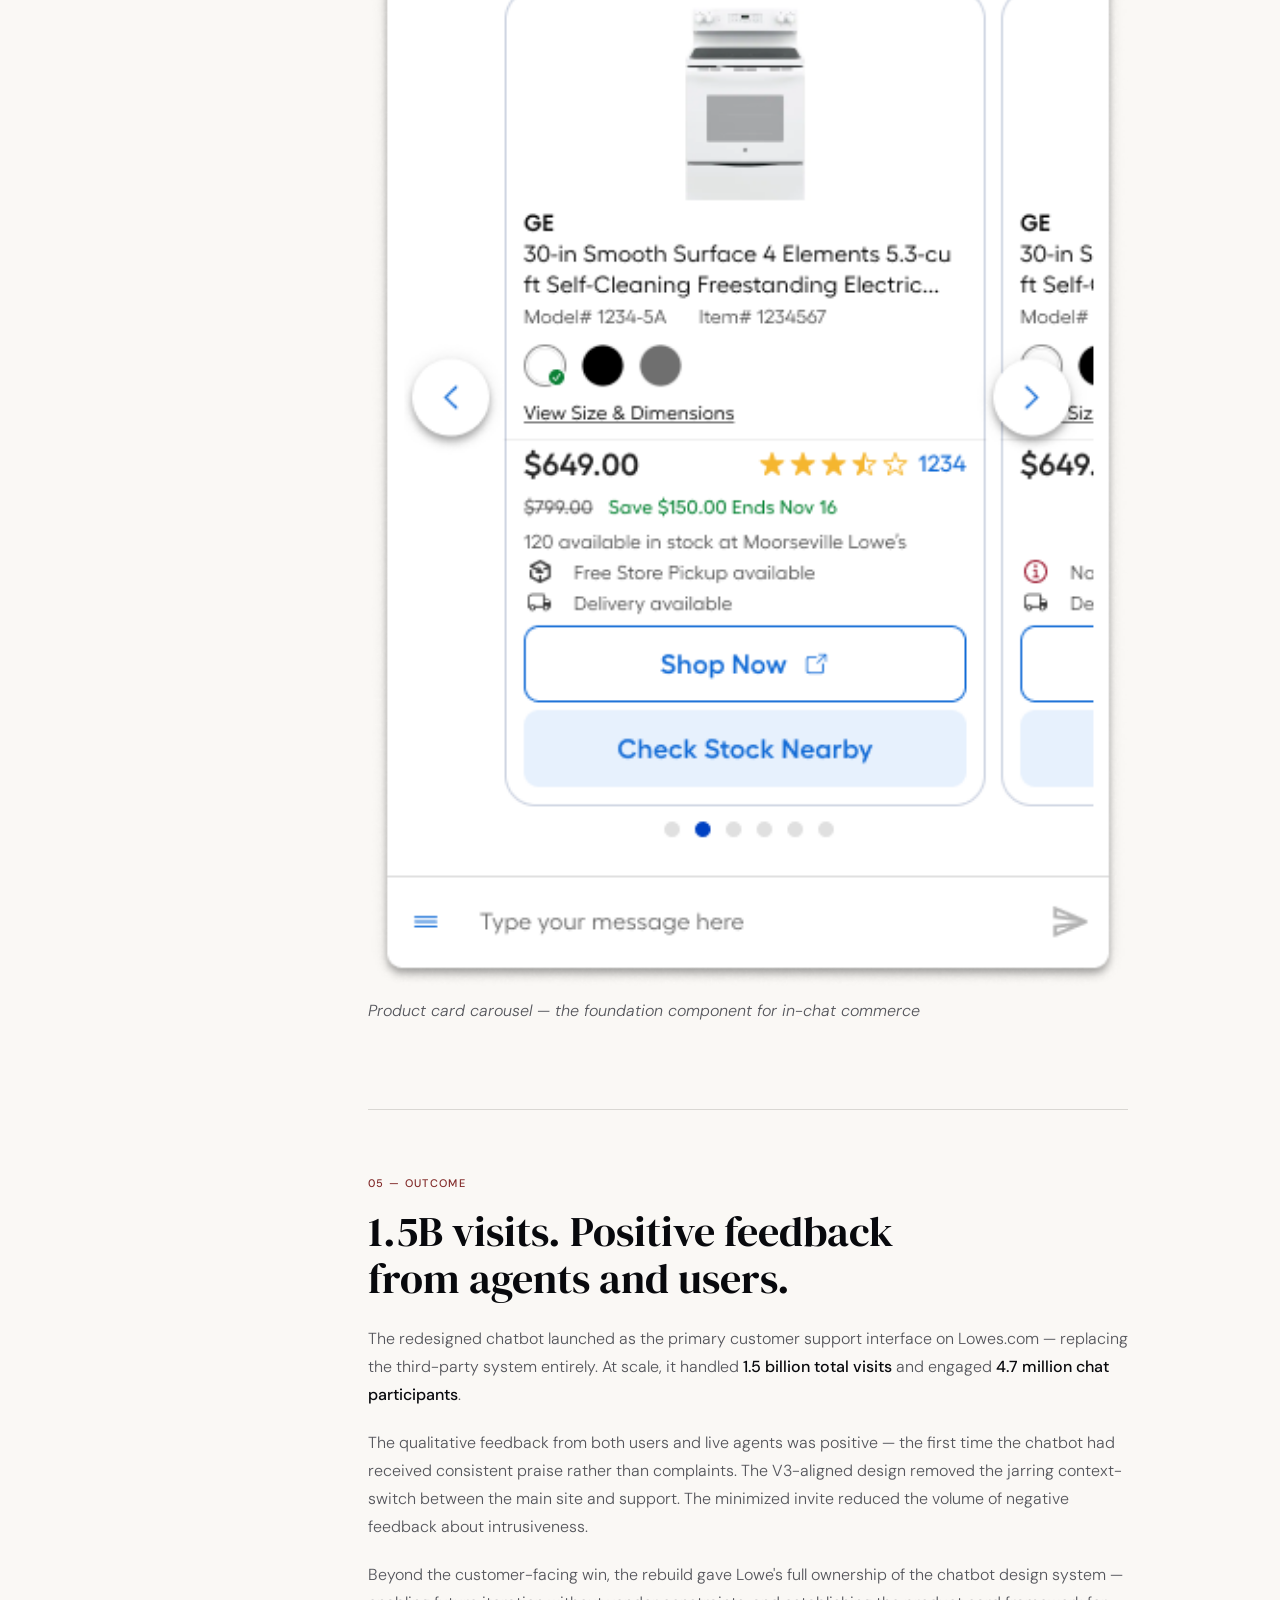
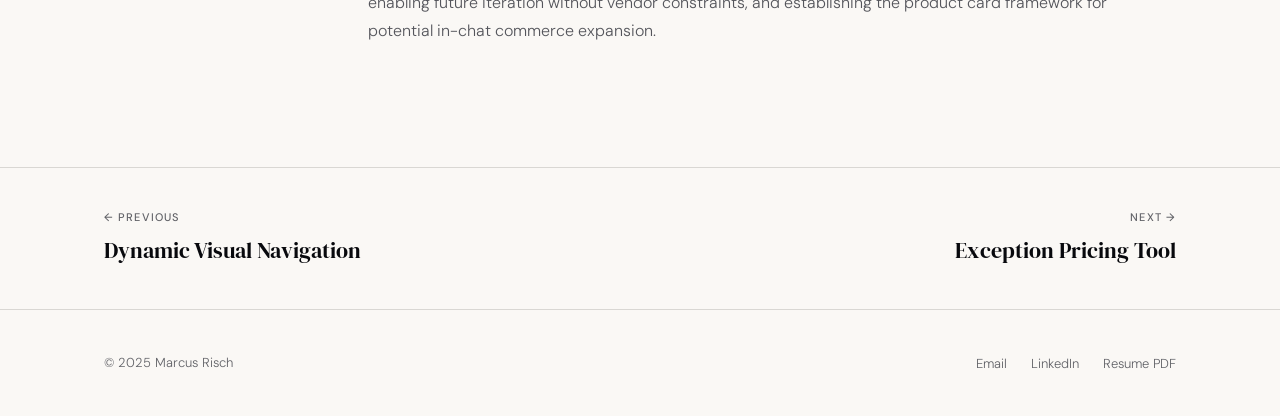
<file: work-chatbot.html>
<!DOCTYPE html>
<html lang="en">
<head>
  <meta charset="UTF-8">
  <meta name="viewport" content="width=device-width, initial-scale=1.0">
  <title>Customer Support Chatbot — Marcus Risch</title>
  <link rel="stylesheet" href="css/portfolio.css">
  <style>
    .cs-hero { padding: clamp(56px, 8vw, 96px) 0 0; border-bottom: 1px solid var(--border); }
    .cs-hero__eyebrow { font-size: 11px; font-weight: 500; letter-spacing: 0.14em; text-transform: uppercase; color: var(--accent); display: block; margin-bottom: 20px; }
    .cs-hero__title { font-family: var(--font-display); font-size: clamp(40px, 6vw, 80px); line-height: 1.0; letter-spacing: -0.02em; margin-bottom: 28px; max-width: 820px; }
    .cs-hero__subtitle { font-size: clamp(16px, 1.8vw, 20px); line-height: 1.65; color: var(--ink-mid); max-width: 600px; margin-bottom: 48px; }
    .cs-hero__image { width: 100%; display: block; margin-top: 56px; }
    .summary-grid { display: grid; grid-template-columns: repeat(6, 1fr); gap: 0; }
    .summary-cell { padding: 28px 32px; border-right: 1px solid var(--border); }
    .summary-cell:last-child { border-right: none; }
    .summary-cell .label { margin-bottom: 8px; display: block; }
    .summary-cell p { font-size: 14px; line-height: 1.5; }
    .summary-cell p strong { color: var(--ink); font-weight: 500; }
    .outcome-banner { background: var(--ink); color: var(--bg); padding: 56px 0; }
    .outcome-banner .label { color: oklch(75% 0.008 280); margin-bottom: 40px; display: block; }
    .outcome-stats { display: grid; grid-template-columns: repeat(auto-fit, minmax(160px, 1fr)); gap: 0; }
    .outcome-stat__num { font-family: var(--font-display); font-size: clamp(40px, 5vw, 60px); line-height: 1; margin-bottom: 10px; }
    .outcome-stat__num sup { font-size: 0.5em; vertical-align: super; }
    .outcome-stat__label { font-size: 13px; line-height: 1.45; opacity: 0.65; }
    .outcome-stat { padding: 0 40px 0 0; }
    .deep-dive { padding: clamp(64px, 8vw, 112px) 0; }
    .deep-dive__layout { display: grid; grid-template-columns: 200px 1fr; gap: 64px; align-items: start; }
    .deep-dive__nav { position: sticky; top: 80px; }
    .deep-dive__nav ul { list-style: none; display: flex; flex-direction: column; gap: 2px; }
    .deep-dive__nav a { font-size: 13px; color: var(--ink-muted); text-decoration: none; padding: 6px 0 6px 14px; display: block; border-left: 2px solid transparent; transition: all 0.15s; }
    .deep-dive__nav a:hover, .deep-dive__nav a.active { color: var(--ink); border-left-color: var(--accent); }
    .deep-dive__content { max-width: 760px; }
    .deep-dive-section { padding-bottom: 64px; border-bottom: 1px solid var(--border); margin-bottom: 64px; }
    .deep-dive-section:last-child { border-bottom: none; margin-bottom: 0; padding-bottom: 0; }
    .deep-dive-section__label { font-size: 11px; font-weight: 500; letter-spacing: 0.12em; text-transform: uppercase; color: var(--accent); display: block; margin-bottom: 16px; }
    .deep-dive-section h2 { font-size: clamp(28px, 3.5vw, 42px); margin-bottom: 24px; }
    .deep-dive-section p { font-size: 16px; line-height: 1.75; color: var(--ink-mid); margin-bottom: 20px; }
    .deep-dive-section p strong { color: var(--ink); font-weight: 500; }
    .pull-quote { border-left: 3px solid var(--accent); padding: 4px 0 4px 24px; margin: 36px 0; font-family: var(--font-display); font-size: clamp(20px, 2.5vw, 26px); line-height: 1.35; color: var(--ink); }
    .key-decision { background: var(--bg-soft); border-left: 3px solid var(--border); padding: 20px 24px; margin: 24px 0; }
    .key-decision__num { font-size: 11px; font-weight: 600; letter-spacing: 0.1em; text-transform: uppercase; color: var(--accent); margin-bottom: 6px; }
    .key-decision__title { font-family: var(--font-display); font-size: 18px; margin-bottom: 8px; }
    .key-decision__body { font-size: 14px; line-height: 1.65; color: var(--ink-mid); }
    .cs-image-caption { font-size: 12px; color: var(--ink-muted); margin-top: 8px; font-style: italic; }
    .cs-pagination { border-top: 1px solid var(--border); padding: 40px 0; }
    .cs-pagination__inner { display: flex; justify-content: space-between; align-items: center; gap: 24px; }
    .cs-pagination__item { text-decoration: none; color: inherit; max-width: 320px; }
    .cs-pagination__dir { font-size: 11px; font-weight: 500; letter-spacing: 0.1em; text-transform: uppercase; color: var(--ink-muted); margin-bottom: 6px; display: block; }
    .cs-pagination__title { font-family: var(--font-display); font-size: 22px; transition: color 0.15s; }
    .cs-pagination__item:hover .cs-pagination__title { color: var(--accent); }
    @media (max-width: 900px) {
      .summary-grid { grid-template-columns: 1fr 1fr 1fr; }
      .summary-cell { border-bottom: 1px solid var(--border); }
      .deep-dive__layout { grid-template-columns: 1fr; }
      .deep-dive__nav { display: none; }
    }
    @media (max-width: 600px) {
      .summary-grid { grid-template-columns: 1fr 1fr; }
      .cs-pagination__inner { flex-direction: column; align-items: flex-start; }
    }
  </style>
</head>
<body class="page-body">
  <nav>
    <div class="nav-inner">
      <a href="index.html" class="nav-name">Marcus Risch</a>
      <ul class="nav-links" id="nav-links">
        <li><a href="work.html" class="active">Work</a></li>
        <li><a href="about.html">About</a></li>
        <li><a href="about.html#contact">Contact</a></li>
      </ul>
      <button class="nav-mobile-toggle" id="nav-toggle" aria-label="Menu">
        <svg width="20" height="20" viewBox="0 0 20 20" fill="none" stroke="currentColor" stroke-width="1.5">
          <line x1="2" y1="5" x2="18" y2="5"/><line x1="2" y1="10" x2="18" y2="10"/><line x1="2" y1="15" x2="18" y2="15"/>
        </svg>
      </button>
    </div>
  </nav>

  <div class="cs-hero">
    <div class="container">
      <span class="cs-hero__eyebrow">Lowe's · Product Designer · May 2022 – Aug 2023</span>
      <h1 class="cs-hero__title">Customer Support Chatbot Redesign</h1>
      <p class="cs-hero__subtitle">Lowe's was running customer support through a third-party chatbot with limited customization, off-brand UI, and an invasive invite that customers hated. We replaced the whole system — designing an in-house chatbot from scratch, aligned to V3 design standards, capable of selling products in conversation.</p>
    </div>
    <div class="container--wide">
      <img src="images/chatbot-hero.png" alt="Lowe's Chatbot banner" class="cs-hero__image">
    </div>
  </div>

  <!-- Summary -->
  <div style="background:var(--bg-soft); border-top:1px solid var(--border); border-bottom:1px solid var(--border);">
    <div class="container--wide">
      <div class="summary-grid">
        <div class="summary-cell"><span class="label">Project</span><p>Customer Support Chatbot</p></div>
        <div class="summary-cell"><span class="label">Role</span><p>Product Designer<br>Design &amp; Prototyping</p></div>
        <div class="summary-cell"><span class="label">Timeline</span><p>May 2022 – Aug 2023<br>15 months</p></div>
        <div class="summary-cell"><span class="label">Team</span><p>Marcus Risch · Kishore I. (PM) · Michael K. (Content) · Lenore W. (Research) · Janardhan M. (Dev Lead)</p></div>
        <div class="summary-cell"><span class="label">Problem</span><p>Third-party chatbot: off-brand UI, no customization, intrusive chat invite generating negative user feedback.</p></div>
        <div class="summary-cell"><span class="label">Outcome</span><p><strong>1.5B total visits. 4.7M chat participants.</strong> Positive feedback from users and live agents alike.</p></div>
      </div>
    </div>
  </div>

  <!-- Outcome banner -->
  <div class="outcome-banner">
    <div class="container">
      <span class="label">Scale at launch</span>
      <div class="outcome-stats">
        <div class="outcome-stat"><div class="outcome-stat__num">1.5<sup>B</sup></div><div class="outcome-stat__label">Total visits on<br>Lowes.com chatbot</div></div>
        <div class="outcome-stat"><div class="outcome-stat__num">4.7<sup>M</sup></div><div class="outcome-stat__label">Total chat<br>participants</div></div>
        <div class="outcome-stat"><div class="outcome-stat__num">V3</div><div class="outcome-stat__label">First chatbot fully aligned<br>to Lowe's design system</div></div>
        <div class="outcome-stat"><div class="outcome-stat__num">0</div><div class="outcome-stat__label">Third-party<br>dependencies</div></div>
      </div>
    </div>
  </div>

  <!-- Deep Dive -->
  <div class="deep-dive">
    <div class="container">
      <div class="deep-dive__layout">
        <nav class="deep-dive__nav">
          <ul>
            <li><a href="#context" class="active">Context</a></li>
            <li><a href="#problem">Problem</a></li>
            <li><a href="#process">Process</a></li>
            <li><a href="#decisions">Key decisions</a></li>
            <li><a href="#outcome">Outcome</a></li>
          </ul>
        </nav>
        <div class="deep-dive__content">

          <div class="deep-dive-section" id="context">
            <span class="deep-dive-section__label">01 — Context</span>
            <h2>A third-party chatbot running on borrowed time</h2>
            <p>Lowe's customer support chatbot was powered by a third-party vendor. The system worked — barely — but it was a UX liability: visually disconnected from the rest of Lowes.com, incapable of reflecting Lowe's V3 design standards, and saddled with a chat invite that appeared in the bottom-right corner of every page and actively annoyed customers.</p>
            <p>The business case was clear: Lowe's wanted to sell products through the chatbot experience, enable richer agent-side tooling, and bring the full interaction surface in-house. A rebuild was the only path.</p>
            <img src="images/chatbot-hero.png" alt="Chatbot context — Lowe's customer support" class="img-full" style="margin-top:24px;">
          </div>

          <div class="deep-dive-section" id="problem">
            <span class="deep-dive-section__label">02 — Problem</span>
            <h2>Two problems, one root cause</h2>
            <p><strong>Problem 1: Inconsistent experience.</strong> The third-party system offered limited customization. Colors, typography, component shapes — none of it matched Lowe's V3 standards. For customers switching between the chatbot and the main site, the disconnect was jarring. It eroded trust in the support experience.</p>
            <p><strong>Problem 2: An invasive chat invite.</strong> The initial chat invitation — the bottom-right prompt that appears when a customer lands on Lowes.com — was oversized, intrusive, and off-brand. User feedback was consistently negative: customers found it distracting, annoying, and disconnected from the site's visual language.</p>
            <div class="pull-quote">"The original invitation was overly large and intrusive, prompting negative feedback from users who found it distracting and annoying."</div>
            <img src="images/chatbot-comparison.png" alt="Old vs. new chatbot design comparison" class="img-full" style="margin-top:28px;">
            <p class="cs-image-caption">Side-by-side: legacy third-party system (left) vs. redesigned in-house system (right)</p>
          </div>

          <div class="deep-dive-section" id="process">
            <span class="deep-dive-section__label">03 — Process</span>
            <h2>Component-by-component rebuild</h2>
            <p>The redesign started with a full audit of the existing chatbot — every state, every component, every interaction pattern documented and mapped against the V3 design system. This gave us a complete inventory and a clear picture of where the design debt was deepest.</p>
            <p>We approached the rebuild component-first rather than screen-first: <strong>product card → store card → chat invite → menu tray → quick-select messages → payment form</strong>. Each component was designed independently with its own interaction spec, then integrated into the full flow.</p>
            <p>The product card was the anchor component — Lowe's wanted to enable product sales through the chatbot, so everything else needed to work at the same density and visual quality as the product card. Getting that right first set the standard for everything that followed.</p>
            <p>Prototyping was done in Figma throughout, with working prototypes handed to engineering for each component before the next was started. This parallel track compressed the timeline significantly.</p>
          </div>

          <div class="deep-dive-section" id="decisions">
            <span class="deep-dive-section__label">04 — Key decisions</span>
            <h2>Four components that defined the system</h2>
            <div class="key-decision">
              <div class="key-decision__num">Decision 01</div>
              <div class="key-decision__title">Product card as the system foundation</div>
              <div class="key-decision__body">The product card was designed first and used as the visual and structural baseline for all other cards in the system — store cards, service cards, payment cards. By establishing a consistent card grammar, every subsequent component felt cohesive without additional design overhead.</div>
            </div>
            <div class="key-decision">
              <div class="key-decision__num">Decision 02</div>
              <div class="key-decision__title">Minimized chat invite — a two-state solution</div>
              <div class="key-decision__body">The new invite system has two states: a minimal blue circle (default, on page load) and an expanded invite card (on hover). The circle is non-intrusive and easy to dismiss visually. The expanded state "slides out" from the right on hover — a progressive disclosure pattern that respects the customer's attention while still making support accessible. Directly addressed the top user complaint about the legacy system.</div>
            </div>
            <div class="key-decision">
              <div class="key-decision__num">Decision 03</div>
              <div class="key-decision__title">Secure payment as a separate encrypted window</div>
              <div class="key-decision__body">For payment form inputs, we opened a separate chat window encrypted by the credit card company — rather than handling payment directly inside the chatbot UI. This minimized Lowe's PCI compliance liability while still enabling transactions through the chat experience. A technically constrained but legally sound solution.</div>
            </div>
            <div class="key-decision">
              <div class="key-decision__num">Decision 04</div>
              <div class="key-decision__title">Quick-select messages as conversation scaffolding</div>
              <div class="key-decision__body">Quick-select message chips (oval-shaped, displayed beneath bot responses) were designed to guide conversations toward known resolution paths — reducing the likelihood of customers asking questions outside the bot's response library and being bounced to a live agent unnecessarily.</div>
            </div>
            <img src="images/chatbot-cards.png" alt="Product card carousel in chatbot" class="img-full" style="margin-top:32px;">
            <p class="cs-image-caption">Product card carousel — the foundation component for in-chat commerce</p>
          </div>

          <div class="deep-dive-section" id="outcome">
            <span class="deep-dive-section__label">05 — Outcome</span>
            <h2>1.5B visits. Positive feedback from agents and users.</h2>
            <p>The redesigned chatbot launched as the primary customer support interface on Lowes.com — replacing the third-party system entirely. At scale, it handled <strong>1.5 billion total visits</strong> and engaged <strong>4.7 million chat participants</strong>.</p>
            <p>The qualitative feedback from both users and live agents was positive — the first time the chatbot had received consistent praise rather than complaints. The V3-aligned design removed the jarring context-switch between the main site and support. The minimized invite reduced the volume of negative feedback about intrusiveness.</p>
            <p>Beyond the customer-facing win, the rebuild gave Lowe's full ownership of the chatbot design system — enabling future iteration without vendor constraints, and establishing the product card framework for potential in-chat commerce expansion.</p>
          </div>

        </div>
      </div>
    </div>
  </div>

  <div class="cs-pagination">
    <div class="container">
      <div class="cs-pagination__inner">
        <a href="work-visnav.html" class="cs-pagination__item">
          <span class="cs-pagination__dir">← Previous</span>
          <div class="cs-pagination__title">Dynamic Visual Navigation</div>
        </a>
        <a href="work-ci.html" class="cs-pagination__item" style="text-align:right">
          <span class="cs-pagination__dir">Next →</span>
          <div class="cs-pagination__title">Exception Pricing Tool</div>
        </a>
      </div>
    </div>
  </div>

  <footer>
    <div class="footer-inner">
      <p>© 2025 Marcus Risch</p>
      <ul class="footer-links">
        <li><a href="mailto:Marcus.j.risch@gmail.com">Email</a></li>
        <li><a href="https://linkedin.com/in/marcusrisch">LinkedIn</a></li>
        <li><a href="#">Resume PDF</a></li>
      </ul>
    </div>
  </footer>
  <script>
    document.getElementById('nav-toggle').addEventListener('click', () => document.getElementById('nav-links').classList.toggle('is-open'));
    const sections = document.querySelectorAll('.deep-dive-section');
    const navLinks = document.querySelectorAll('.deep-dive__nav a');
    const observer = new IntersectionObserver(entries => {
      entries.forEach(entry => {
        if (entry.isIntersecting) {
          navLinks.forEach(l => l.classList.remove('active'));
          const active = document.querySelector(`.deep-dive__nav a[href="#${entry.target.id}"]`);
          if (active) active.classList.add('active');
        }
      });
    }, { threshold: 0.4 });
    sections.forEach(s => observer.observe(s));
  </script>
</body>
</html>
</file>
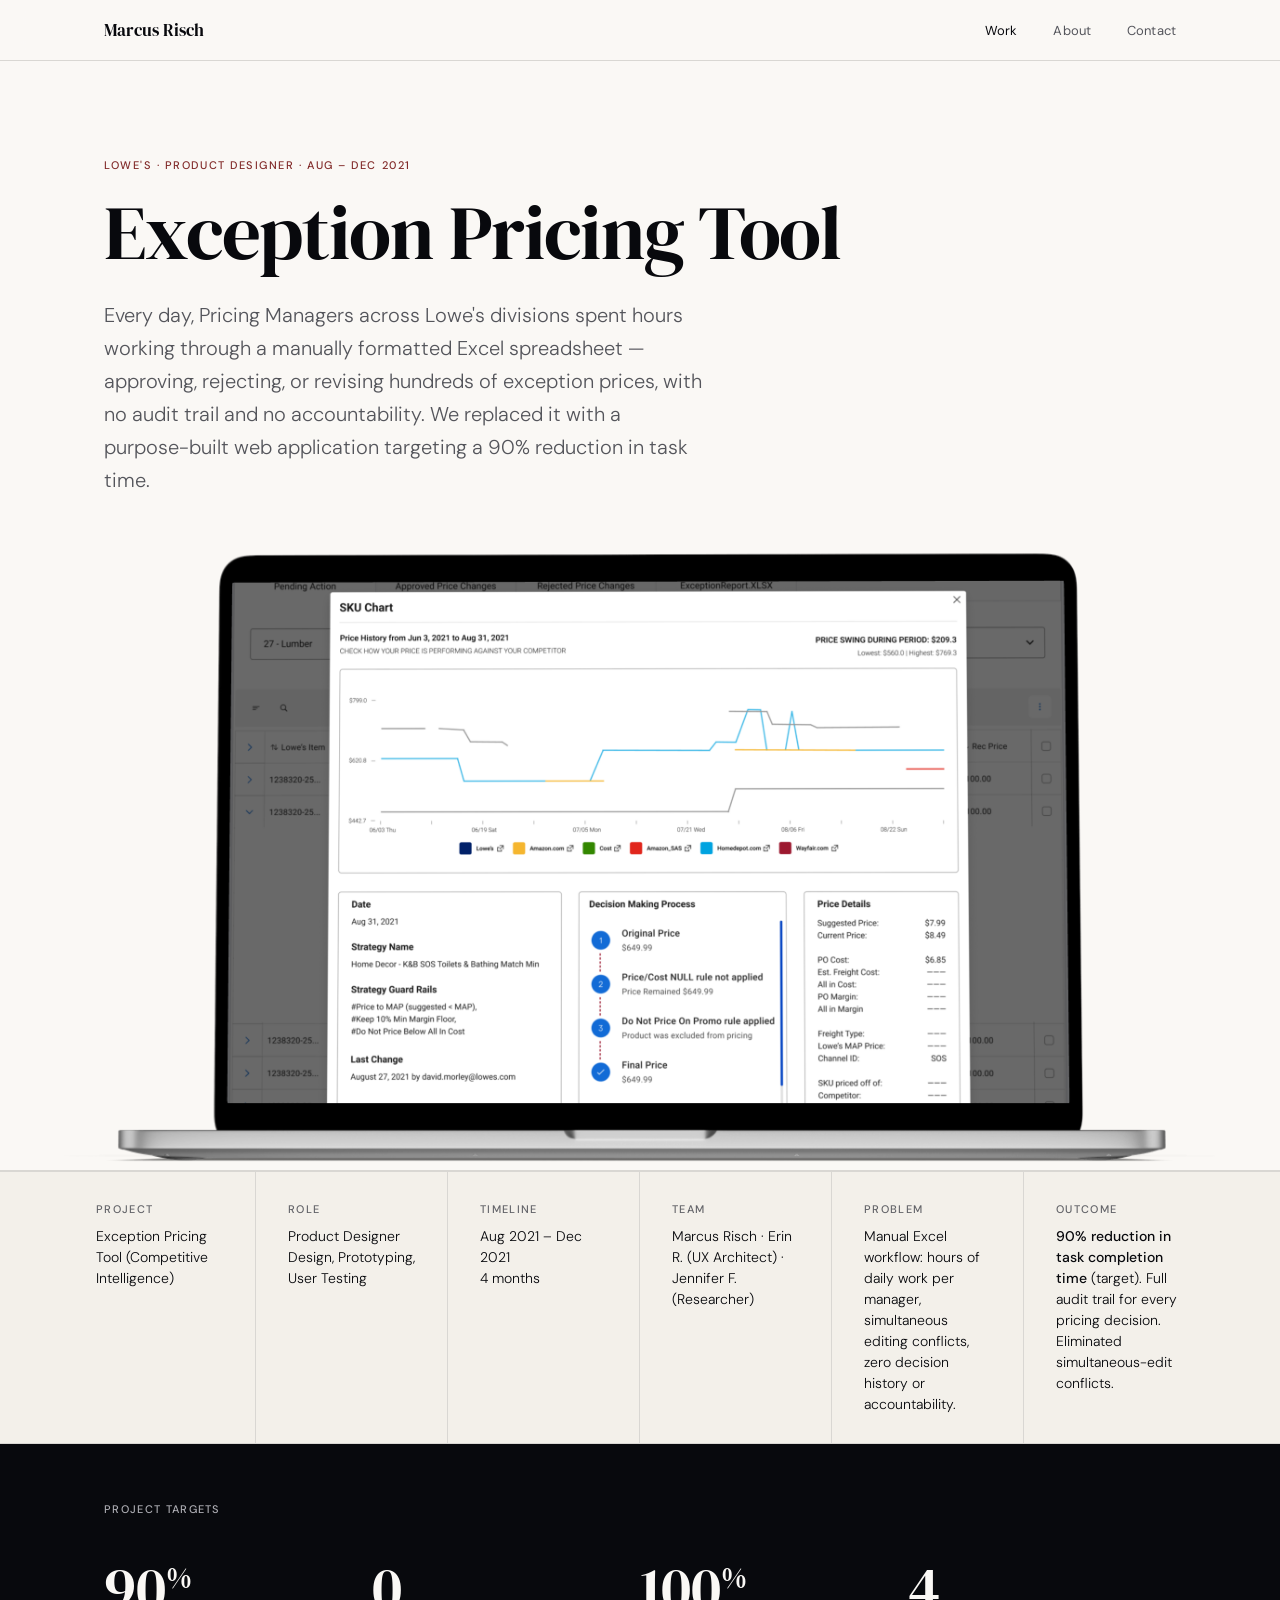
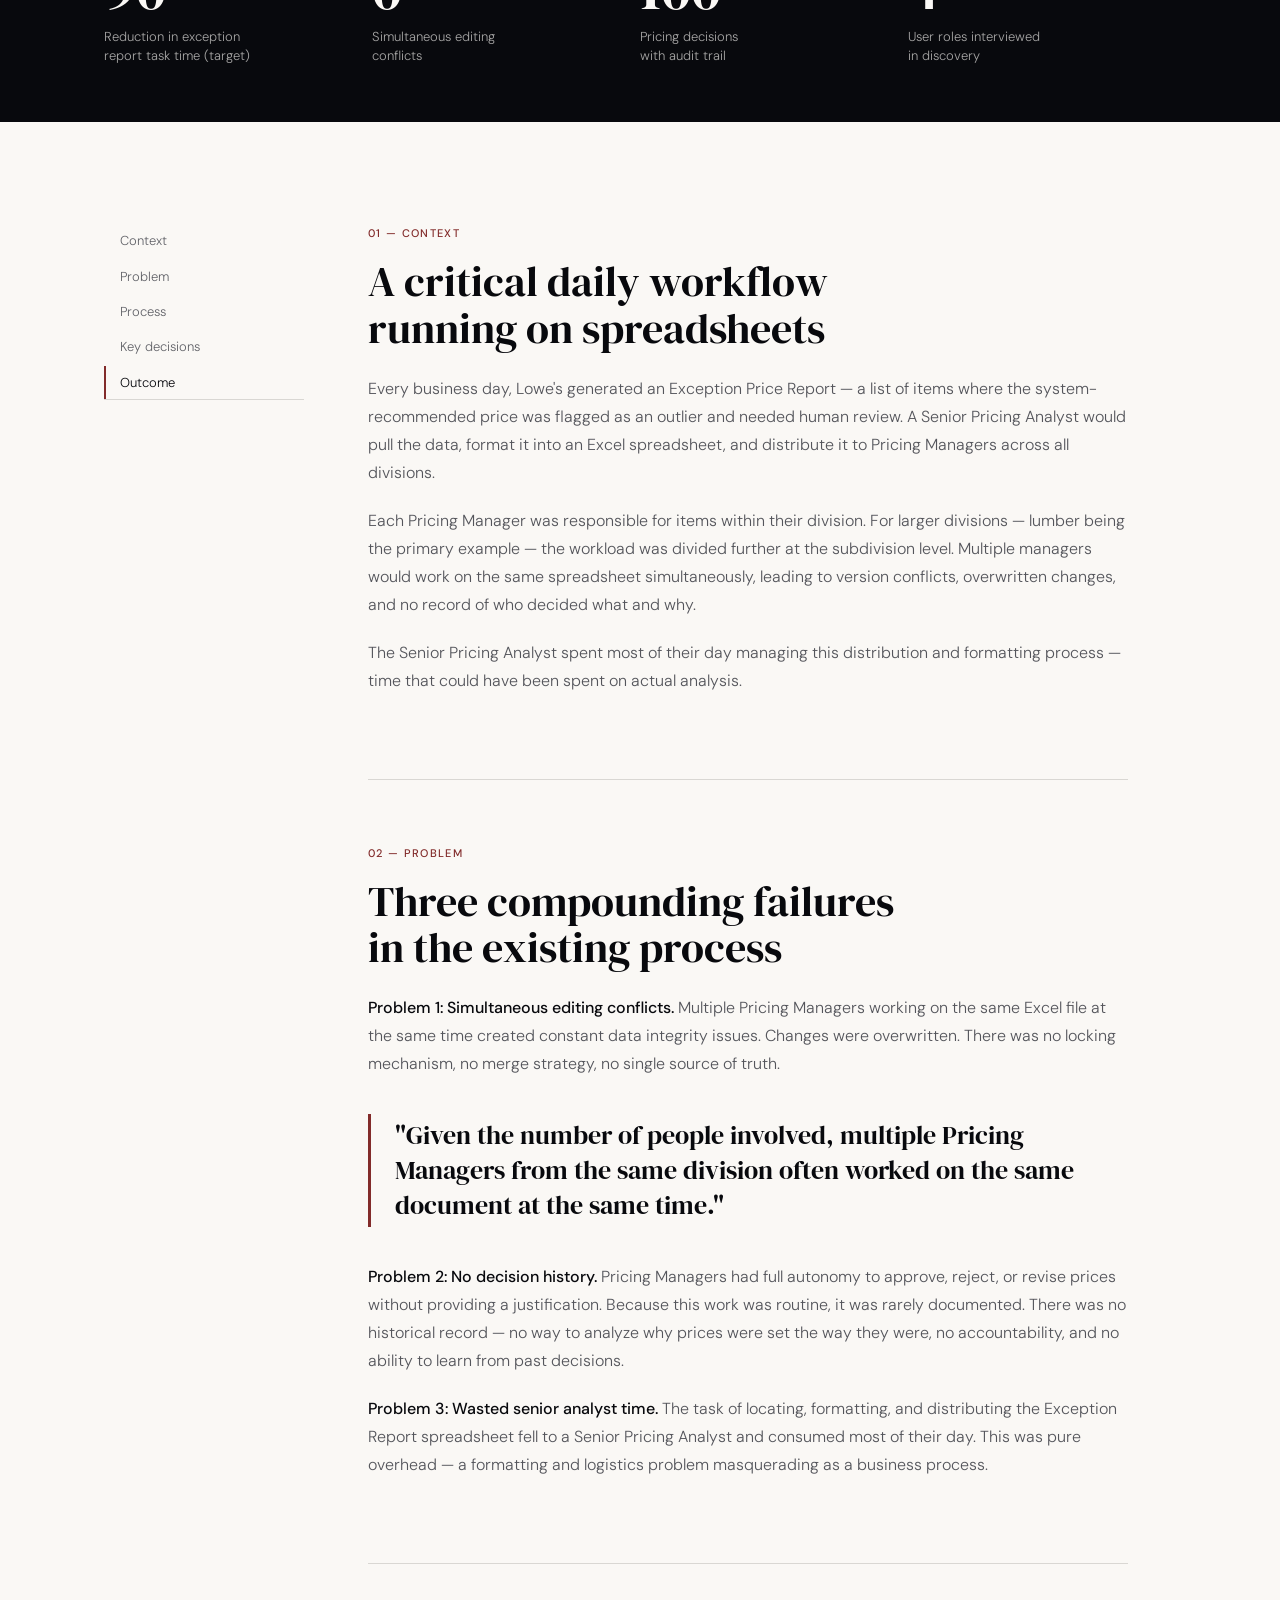
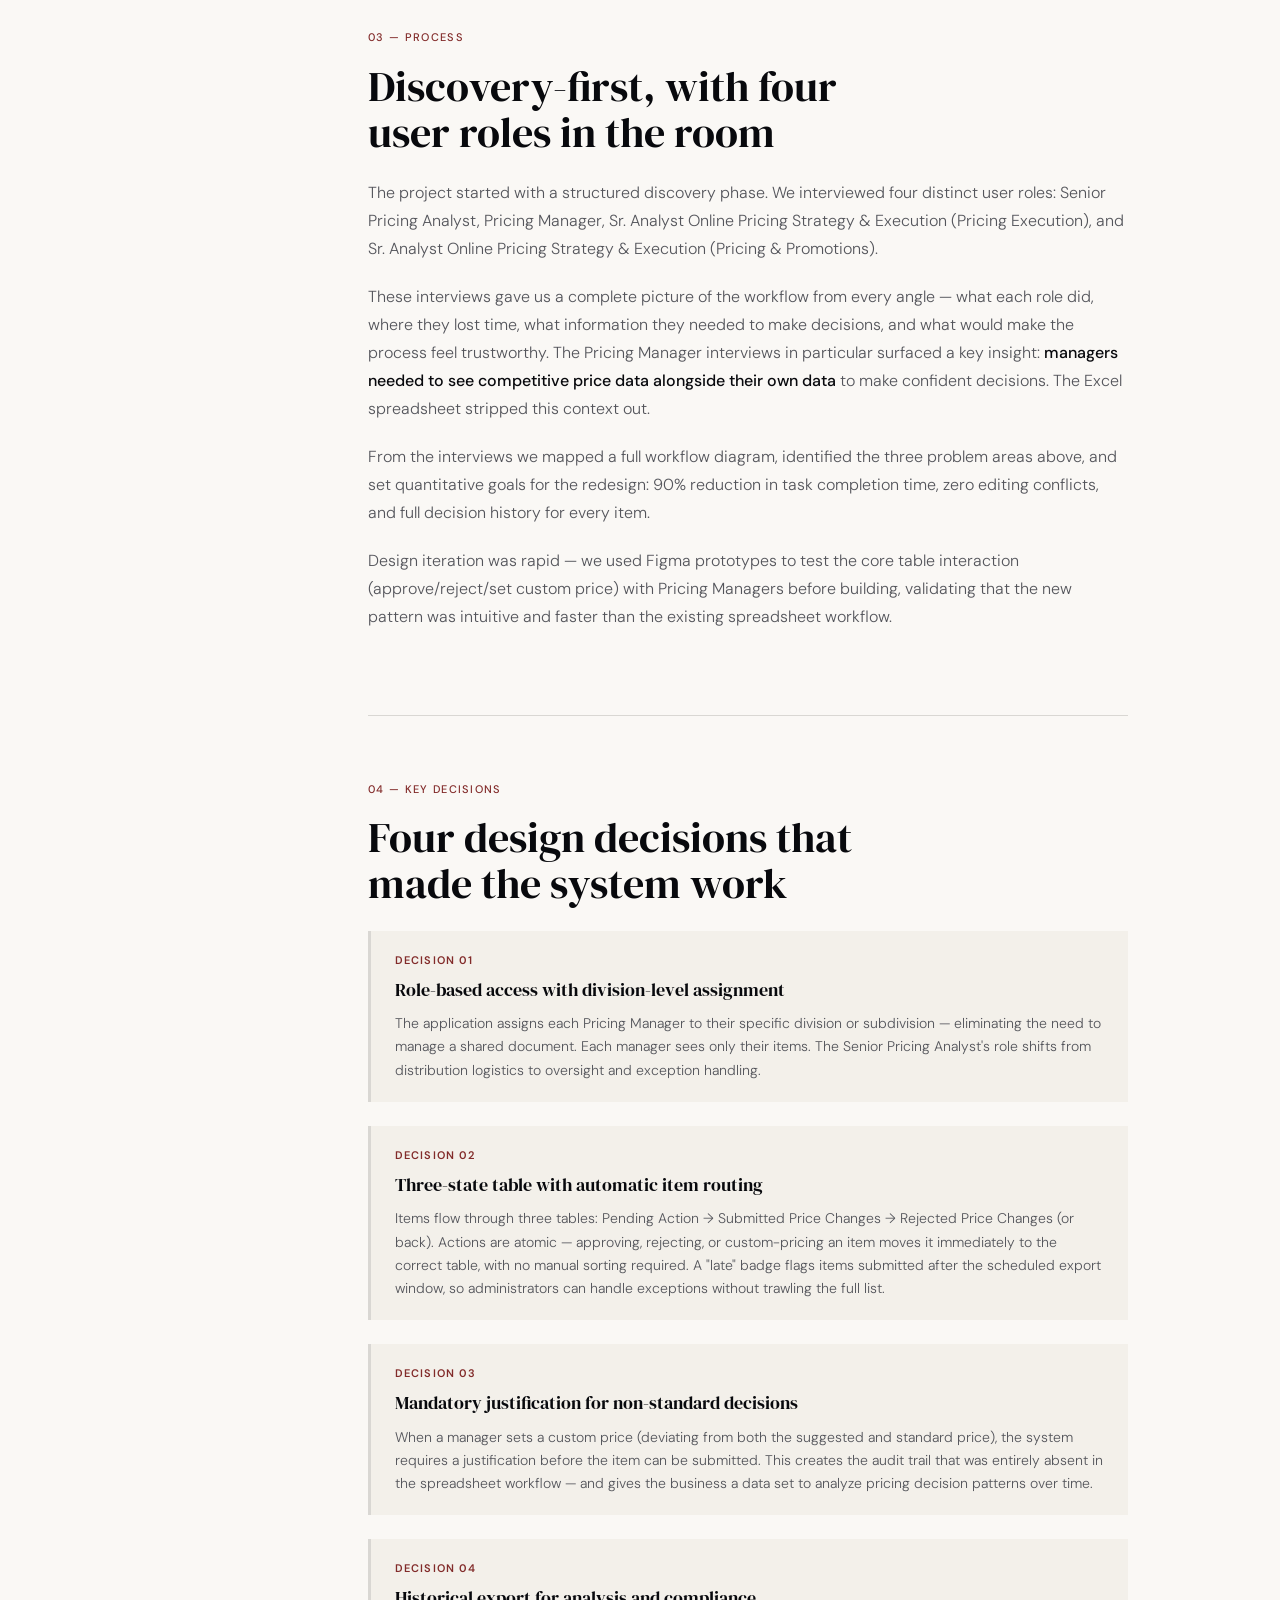
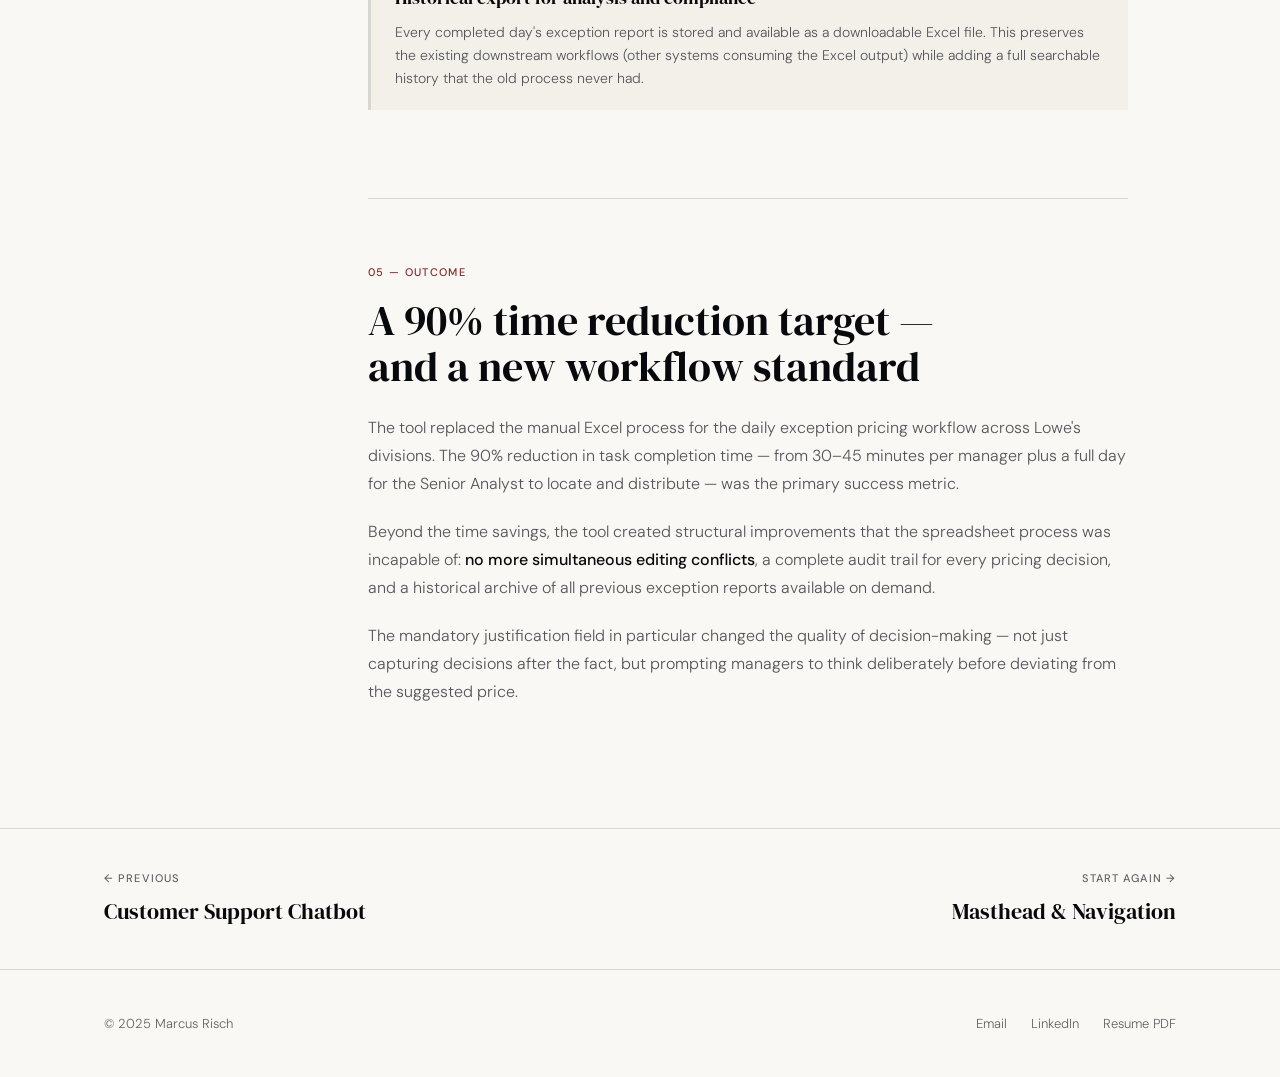
<file: work-ci.html>
<!DOCTYPE html>
<html lang="en">
<head>
  <meta charset="UTF-8">
  <meta name="viewport" content="width=device-width, initial-scale=1.0">
  <title>Exception Pricing Tool — Marcus Risch</title>
  <link rel="stylesheet" href="css/portfolio.css">
  <style>
    .cs-hero { padding: clamp(56px, 8vw, 96px) 0 0; border-bottom: 1px solid var(--border); }
    .cs-hero__eyebrow { font-size: 11px; font-weight: 500; letter-spacing: 0.14em; text-transform: uppercase; color: var(--accent); display: block; margin-bottom: 20px; }
    .cs-hero__title { font-family: var(--font-display); font-size: clamp(40px, 6vw, 80px); line-height: 1.0; letter-spacing: -0.02em; margin-bottom: 28px; max-width: 820px; }
    .cs-hero__subtitle { font-size: clamp(16px, 1.8vw, 20px); line-height: 1.65; color: var(--ink-mid); max-width: 600px; margin-bottom: 48px; }
    .cs-hero__image { width: 100%; display: block; margin-top: 56px; }
    .summary-grid { display: grid; grid-template-columns: repeat(6, 1fr); gap: 0; }
    .summary-cell { padding: 28px 32px; border-right: 1px solid var(--border); }
    .summary-cell:last-child { border-right: none; }
    .summary-cell .label { margin-bottom: 8px; display: block; }
    .summary-cell p { font-size: 14px; line-height: 1.5; }
    .summary-cell p strong { color: var(--ink); font-weight: 500; }
    .outcome-banner { background: var(--ink); color: var(--bg); padding: 56px 0; }
    .outcome-banner .label { color: oklch(75% 0.008 280); margin-bottom: 40px; display: block; }
    .outcome-stats { display: grid; grid-template-columns: repeat(auto-fit, minmax(160px, 1fr)); gap: 0; }
    .outcome-stat__num { font-family: var(--font-display); font-size: clamp(40px, 5vw, 60px); line-height: 1; margin-bottom: 10px; }
    .outcome-stat__num sup { font-size: 0.5em; vertical-align: super; }
    .outcome-stat__label { font-size: 13px; line-height: 1.45; opacity: 0.65; }
    .outcome-stat { padding: 0 40px 0 0; }
    .deep-dive { padding: clamp(64px, 8vw, 112px) 0; }
    .deep-dive__layout { display: grid; grid-template-columns: 200px 1fr; gap: 64px; align-items: start; }
    .deep-dive__nav { position: sticky; top: 80px; }
    .deep-dive__nav ul { list-style: none; display: flex; flex-direction: column; gap: 2px; }
    .deep-dive__nav a { font-size: 13px; color: var(--ink-muted); text-decoration: none; padding: 6px 0 6px 14px; display: block; border-left: 2px solid transparent; transition: all 0.15s; }
    .deep-dive__nav a:hover, .deep-dive__nav a.active { color: var(--ink); border-left-color: var(--accent); }
    .deep-dive__content { max-width: 760px; }
    .deep-dive-section { padding-bottom: 64px; border-bottom: 1px solid var(--border); margin-bottom: 64px; }
    .deep-dive-section:last-child { border-bottom: none; margin-bottom: 0; padding-bottom: 0; }
    .deep-dive-section__label { font-size: 11px; font-weight: 500; letter-spacing: 0.12em; text-transform: uppercase; color: var(--accent); display: block; margin-bottom: 16px; }
    .deep-dive-section h2 { font-size: clamp(28px, 3.5vw, 42px); margin-bottom: 24px; }
    .deep-dive-section p { font-size: 16px; line-height: 1.75; color: var(--ink-mid); margin-bottom: 20px; }
    .deep-dive-section p strong { color: var(--ink); font-weight: 500; }
    .pull-quote { border-left: 3px solid var(--accent); padding: 4px 0 4px 24px; margin: 36px 0; font-family: var(--font-display); font-size: clamp(20px, 2.5vw, 26px); line-height: 1.35; color: var(--ink); }
    .key-decision { background: var(--bg-soft); border-left: 3px solid var(--border); padding: 20px 24px; margin: 24px 0; }
    .key-decision__num { font-size: 11px; font-weight: 600; letter-spacing: 0.1em; text-transform: uppercase; color: var(--accent); margin-bottom: 6px; }
    .key-decision__title { font-family: var(--font-display); font-size: 18px; margin-bottom: 8px; }
    .key-decision__body { font-size: 14px; line-height: 1.65; color: var(--ink-mid); }
    .cs-image-caption { font-size: 12px; color: var(--ink-muted); margin-top: 8px; font-style: italic; }
    .cs-pagination { border-top: 1px solid var(--border); padding: 40px 0; }
    .cs-pagination__inner { display: flex; justify-content: space-between; align-items: center; gap: 24px; }
    .cs-pagination__item { text-decoration: none; color: inherit; max-width: 320px; }
    .cs-pagination__dir { font-size: 11px; font-weight: 500; letter-spacing: 0.1em; text-transform: uppercase; color: var(--ink-muted); margin-bottom: 6px; display: block; }
    .cs-pagination__title { font-family: var(--font-display); font-size: 22px; transition: color 0.15s; }
    .cs-pagination__item:hover .cs-pagination__title { color: var(--accent); }
    @media (max-width: 900px) {
      .summary-grid { grid-template-columns: 1fr 1fr 1fr; }
      .summary-cell { border-bottom: 1px solid var(--border); }
      .deep-dive__layout { grid-template-columns: 1fr; }
      .deep-dive__nav { display: none; }
    }
    @media (max-width: 600px) {
      .summary-grid { grid-template-columns: 1fr 1fr; }
      .cs-pagination__inner { flex-direction: column; align-items: flex-start; }
    }
  </style>
</head>
<body class="page-body">
  <nav>
    <div class="nav-inner">
      <a href="index.html" class="nav-name">Marcus Risch</a>
      <ul class="nav-links" id="nav-links">
        <li><a href="work.html" class="active">Work</a></li>
        <li><a href="about.html">About</a></li>
        <li><a href="about.html#contact">Contact</a></li>
      </ul>
      <button class="nav-mobile-toggle" id="nav-toggle" aria-label="Menu">
        <svg width="20" height="20" viewBox="0 0 20 20" fill="none" stroke="currentColor" stroke-width="1.5">
          <line x1="2" y1="5" x2="18" y2="5"/><line x1="2" y1="10" x2="18" y2="10"/><line x1="2" y1="15" x2="18" y2="15"/>
        </svg>
      </button>
    </div>
  </nav>

  <div class="cs-hero">
    <div class="container">
      <span class="cs-hero__eyebrow">Lowe's · Product Designer · Aug – Dec 2021</span>
      <h1 class="cs-hero__title">Exception Pricing Tool</h1>
      <p class="cs-hero__subtitle">Every day, Pricing Managers across Lowe's divisions spent hours working through a manually formatted Excel spreadsheet — approving, rejecting, or revising hundreds of exception prices, with no audit trail and no accountability. We replaced it with a purpose-built web application targeting a 90% reduction in task time.</p>
    </div>
    <div class="container--wide">
      <img src="images/ci-hero.png" alt="Exception Pricing Tool interface" class="cs-hero__image">
    </div>
  </div>

  <!-- Summary -->
  <div style="background:var(--bg-soft); border-top:1px solid var(--border); border-bottom:1px solid var(--border);">
    <div class="container--wide">
      <div class="summary-grid">
        <div class="summary-cell"><span class="label">Project</span><p>Exception Pricing Tool (Competitive Intelligence)</p></div>
        <div class="summary-cell"><span class="label">Role</span><p>Product Designer<br>Design, Prototyping, User Testing</p></div>
        <div class="summary-cell"><span class="label">Timeline</span><p>Aug 2021 – Dec 2021<br>4 months</p></div>
        <div class="summary-cell"><span class="label">Team</span><p>Marcus Risch · Erin R. (UX Architect) · Jennifer F. (Researcher)</p></div>
        <div class="summary-cell"><span class="label">Problem</span><p>Manual Excel workflow: hours of daily work per manager, simultaneous editing conflicts, zero decision history or accountability.</p></div>
        <div class="summary-cell"><span class="label">Outcome</span><p><strong>90% reduction in task completion time</strong> (target). Full audit trail for every pricing decision. Eliminated simultaneous-edit conflicts.</p></div>
      </div>
    </div>
  </div>

  <!-- Outcome banner -->
  <div class="outcome-banner">
    <div class="container">
      <span class="label">Project targets</span>
      <div class="outcome-stats">
        <div class="outcome-stat"><div class="outcome-stat__num">90<sup>%</sup></div><div class="outcome-stat__label">Reduction in exception<br>report task time (target)</div></div>
        <div class="outcome-stat"><div class="outcome-stat__num">0</div><div class="outcome-stat__label">Simultaneous editing<br>conflicts</div></div>
        <div class="outcome-stat"><div class="outcome-stat__num">100<sup>%</sup></div><div class="outcome-stat__label">Pricing decisions<br>with audit trail</div></div>
        <div class="outcome-stat"><div class="outcome-stat__num">4</div><div class="outcome-stat__label">User roles interviewed<br>in discovery</div></div>
      </div>
    </div>
  </div>

  <!-- Deep Dive -->
  <div class="deep-dive">
    <div class="container">
      <div class="deep-dive__layout">
        <nav class="deep-dive__nav">
          <ul>
            <li><a href="#context" class="active">Context</a></li>
            <li><a href="#problem">Problem</a></li>
            <li><a href="#process">Process</a></li>
            <li><a href="#decisions">Key decisions</a></li>
            <li><a href="#outcome">Outcome</a></li>
          </ul>
        </nav>
        <div class="deep-dive__content">

          <div class="deep-dive-section" id="context">
            <span class="deep-dive-section__label">01 — Context</span>
            <h2>A critical daily workflow running on spreadsheets</h2>
            <p>Every business day, Lowe's generated an Exception Price Report — a list of items where the system-recommended price was flagged as an outlier and needed human review. A Senior Pricing Analyst would pull the data, format it into an Excel spreadsheet, and distribute it to Pricing Managers across all divisions.</p>
            <p>Each Pricing Manager was responsible for items within their division. For larger divisions — lumber being the primary example — the workload was divided further at the subdivision level. Multiple managers would work on the same spreadsheet simultaneously, leading to version conflicts, overwritten changes, and no record of who decided what and why.</p>
            <p>The Senior Pricing Analyst spent most of their day managing this distribution and formatting process — time that could have been spent on actual analysis.</p>
          </div>

          <div class="deep-dive-section" id="problem">
            <span class="deep-dive-section__label">02 — Problem</span>
            <h2>Three compounding failures in the existing process</h2>
            <p><strong>Problem 1: Simultaneous editing conflicts.</strong> Multiple Pricing Managers working on the same Excel file at the same time created constant data integrity issues. Changes were overwritten. There was no locking mechanism, no merge strategy, no single source of truth.</p>
            <div class="pull-quote">"Given the number of people involved, multiple Pricing Managers from the same division often worked on the same document at the same time."</div>
            <p><strong>Problem 2: No decision history.</strong> Pricing Managers had full autonomy to approve, reject, or revise prices without providing a justification. Because this work was routine, it was rarely documented. There was no historical record — no way to analyze why prices were set the way they were, no accountability, and no ability to learn from past decisions.</p>
            <p><strong>Problem 3: Wasted senior analyst time.</strong> The task of locating, formatting, and distributing the Exception Report spreadsheet fell to a Senior Pricing Analyst and consumed most of their day. This was pure overhead — a formatting and logistics problem masquerading as a business process.</p>
          </div>

          <div class="deep-dive-section" id="process">
            <span class="deep-dive-section__label">03 — Process</span>
            <h2>Discovery-first, with four user roles in the room</h2>
            <p>The project started with a structured discovery phase. We interviewed four distinct user roles: Senior Pricing Analyst, Pricing Manager, Sr. Analyst Online Pricing Strategy &amp; Execution (Pricing Execution), and Sr. Analyst Online Pricing Strategy &amp; Execution (Pricing &amp; Promotions).</p>
            <p>These interviews gave us a complete picture of the workflow from every angle — what each role did, where they lost time, what information they needed to make decisions, and what would make the process feel trustworthy. The Pricing Manager interviews in particular surfaced a key insight: <strong>managers needed to see competitive price data alongside their own data</strong> to make confident decisions. The Excel spreadsheet stripped this context out.</p>
            <p>From the interviews we mapped a full workflow diagram, identified the three problem areas above, and set quantitative goals for the redesign: 90% reduction in task completion time, zero editing conflicts, and full decision history for every item.</p>
            <p>Design iteration was rapid — we used Figma prototypes to test the core table interaction (approve/reject/set custom price) with Pricing Managers before building, validating that the new pattern was intuitive and faster than the existing spreadsheet workflow.</p>
          </div>

          <div class="deep-dive-section" id="decisions">
            <span class="deep-dive-section__label">04 — Key decisions</span>
            <h2>Four design decisions that made the system work</h2>
            <div class="key-decision">
              <div class="key-decision__num">Decision 01</div>
              <div class="key-decision__title">Role-based access with division-level assignment</div>
              <div class="key-decision__body">The application assigns each Pricing Manager to their specific division or subdivision — eliminating the need to manage a shared document. Each manager sees only their items. The Senior Pricing Analyst's role shifts from distribution logistics to oversight and exception handling.</div>
            </div>
            <div class="key-decision">
              <div class="key-decision__num">Decision 02</div>
              <div class="key-decision__title">Three-state table with automatic item routing</div>
              <div class="key-decision__body">Items flow through three tables: Pending Action → Submitted Price Changes → Rejected Price Changes (or back). Actions are atomic — approving, rejecting, or custom-pricing an item moves it immediately to the correct table, with no manual sorting required. A "late" badge flags items submitted after the scheduled export window, so administrators can handle exceptions without trawling the full list.</div>
            </div>
            <div class="key-decision">
              <div class="key-decision__num">Decision 03</div>
              <div class="key-decision__title">Mandatory justification for non-standard decisions</div>
              <div class="key-decision__body">When a manager sets a custom price (deviating from both the suggested and standard price), the system requires a justification before the item can be submitted. This creates the audit trail that was entirely absent in the spreadsheet workflow — and gives the business a data set to analyze pricing decision patterns over time.</div>
            </div>
            <div class="key-decision">
              <div class="key-decision__num">Decision 04</div>
              <div class="key-decision__title">Historical export for analysis and compliance</div>
              <div class="key-decision__body">Every completed day's exception report is stored and available as a downloadable Excel file. This preserves the existing downstream workflows (other systems consuming the Excel output) while adding a full searchable history that the old process never had.</div>
            </div>
          </div>

          <div class="deep-dive-section" id="outcome">
            <span class="deep-dive-section__label">05 — Outcome</span>
            <h2>A 90% time reduction target — and a new workflow standard</h2>
            <p>The tool replaced the manual Excel process for the daily exception pricing workflow across Lowe's divisions. The 90% reduction in task completion time — from 30–45 minutes per manager plus a full day for the Senior Analyst to locate and distribute — was the primary success metric.</p>
            <p>Beyond the time savings, the tool created structural improvements that the spreadsheet process was incapable of: <strong>no more simultaneous editing conflicts</strong>, a complete audit trail for every pricing decision, and a historical archive of all previous exception reports available on demand.</p>
            <p>The mandatory justification field in particular changed the quality of decision-making — not just capturing decisions after the fact, but prompting managers to think deliberately before deviating from the suggested price.</p>
          </div>

        </div>
      </div>
    </div>
  </div>

  <div class="cs-pagination">
    <div class="container">
      <div class="cs-pagination__inner">
        <a href="work-chatbot.html" class="cs-pagination__item">
          <span class="cs-pagination__dir">← Previous</span>
          <div class="cs-pagination__title">Customer Support Chatbot</div>
        </a>
        <a href="work-masthead.html" class="cs-pagination__item" style="text-align:right">
          <span class="cs-pagination__dir">Start again →</span>
          <div class="cs-pagination__title">Masthead &amp; Navigation</div>
        </a>
      </div>
    </div>
  </div>

  <footer>
    <div class="footer-inner">
      <p>© 2025 Marcus Risch</p>
      <ul class="footer-links">
        <li><a href="mailto:Marcus.j.risch@gmail.com">Email</a></li>
        <li><a href="https://linkedin.com/in/marcusrisch">LinkedIn</a></li>
        <li><a href="#">Resume PDF</a></li>
      </ul>
    </div>
  </footer>
  <script>
    document.getElementById('nav-toggle').addEventListener('click', () => document.getElementById('nav-links').classList.toggle('is-open'));
    const sections = document.querySelectorAll('.deep-dive-section');
    const navLinks = document.querySelectorAll('.deep-dive__nav a');
    const observer = new IntersectionObserver(entries => {
      entries.forEach(entry => {
        if (entry.isIntersecting) {
          navLinks.forEach(l => l.classList.remove('active'));
          const active = document.querySelector(`.deep-dive__nav a[href="#${entry.target.id}"]`);
          if (active) active.classList.add('active');
        }
      });
    }, { threshold: 0.4 });
    sections.forEach(s => observer.observe(s));
  </script>
</body>
</html>
</file>
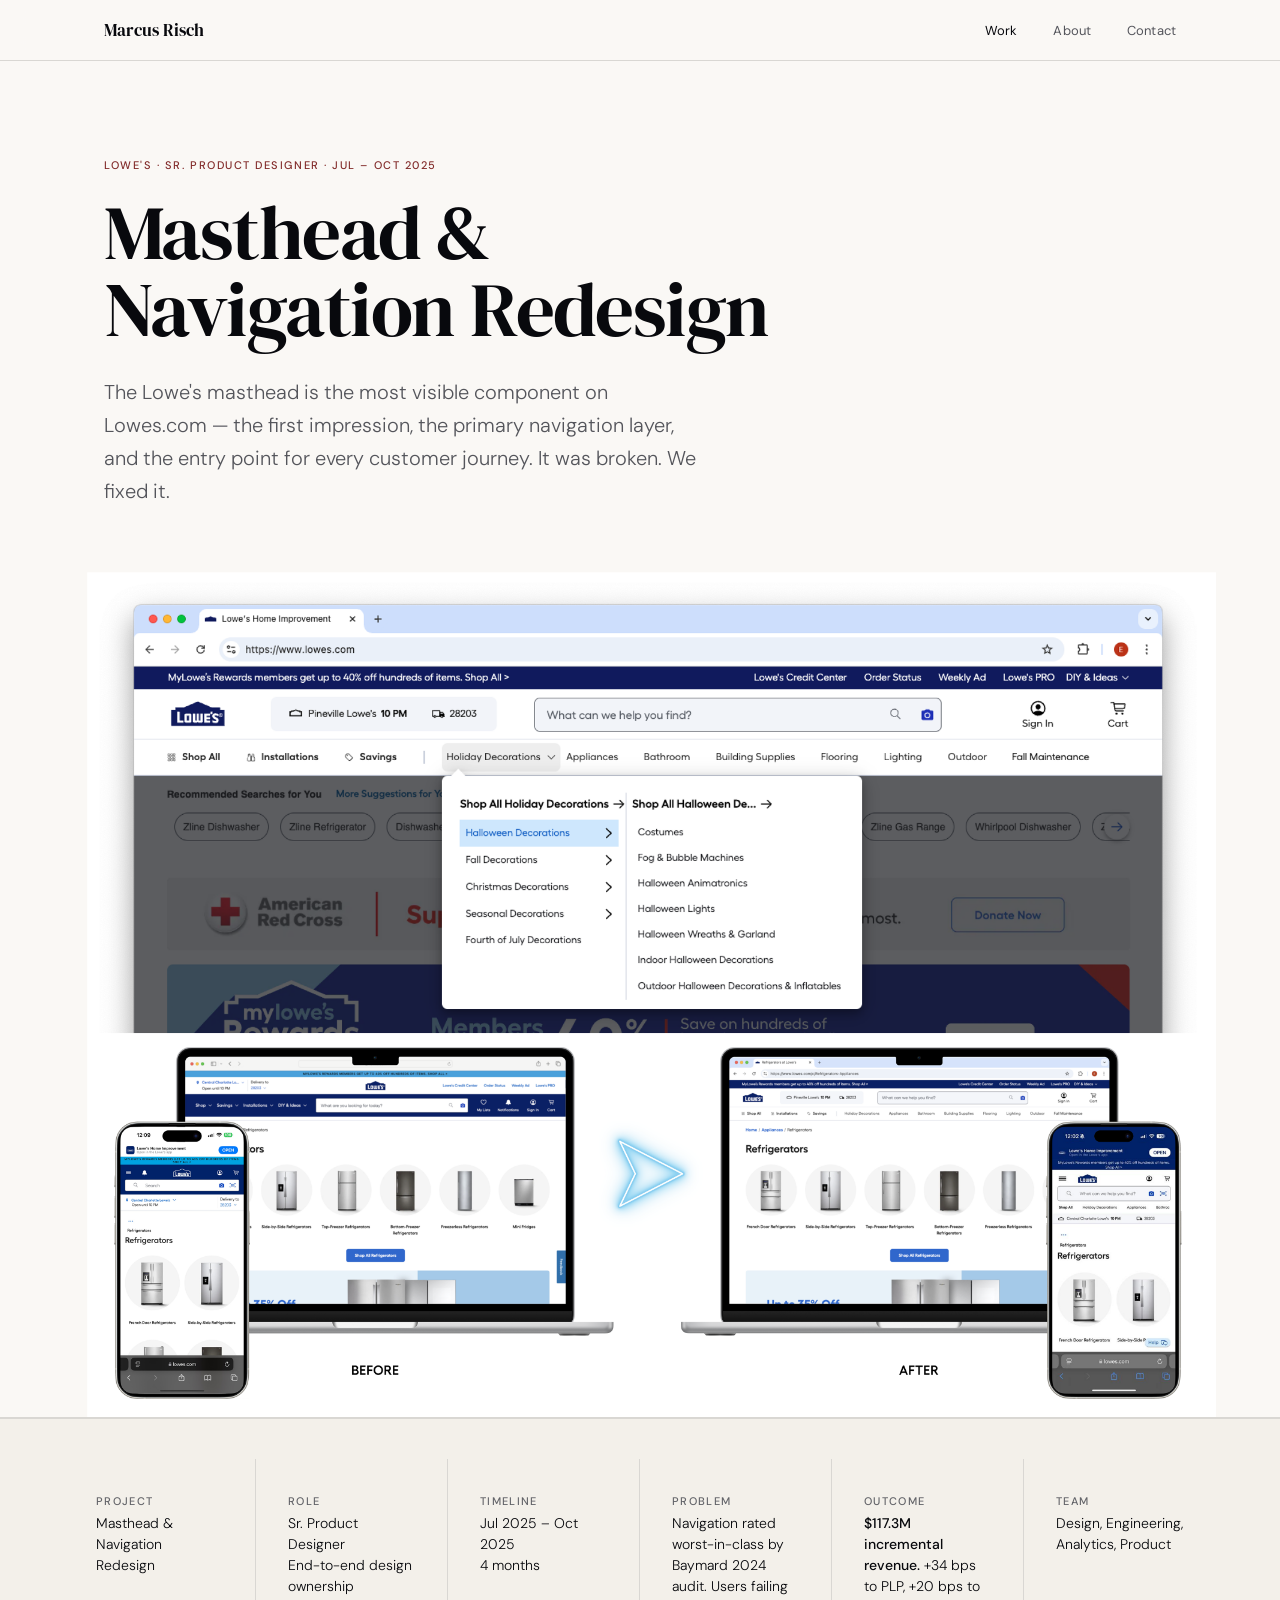
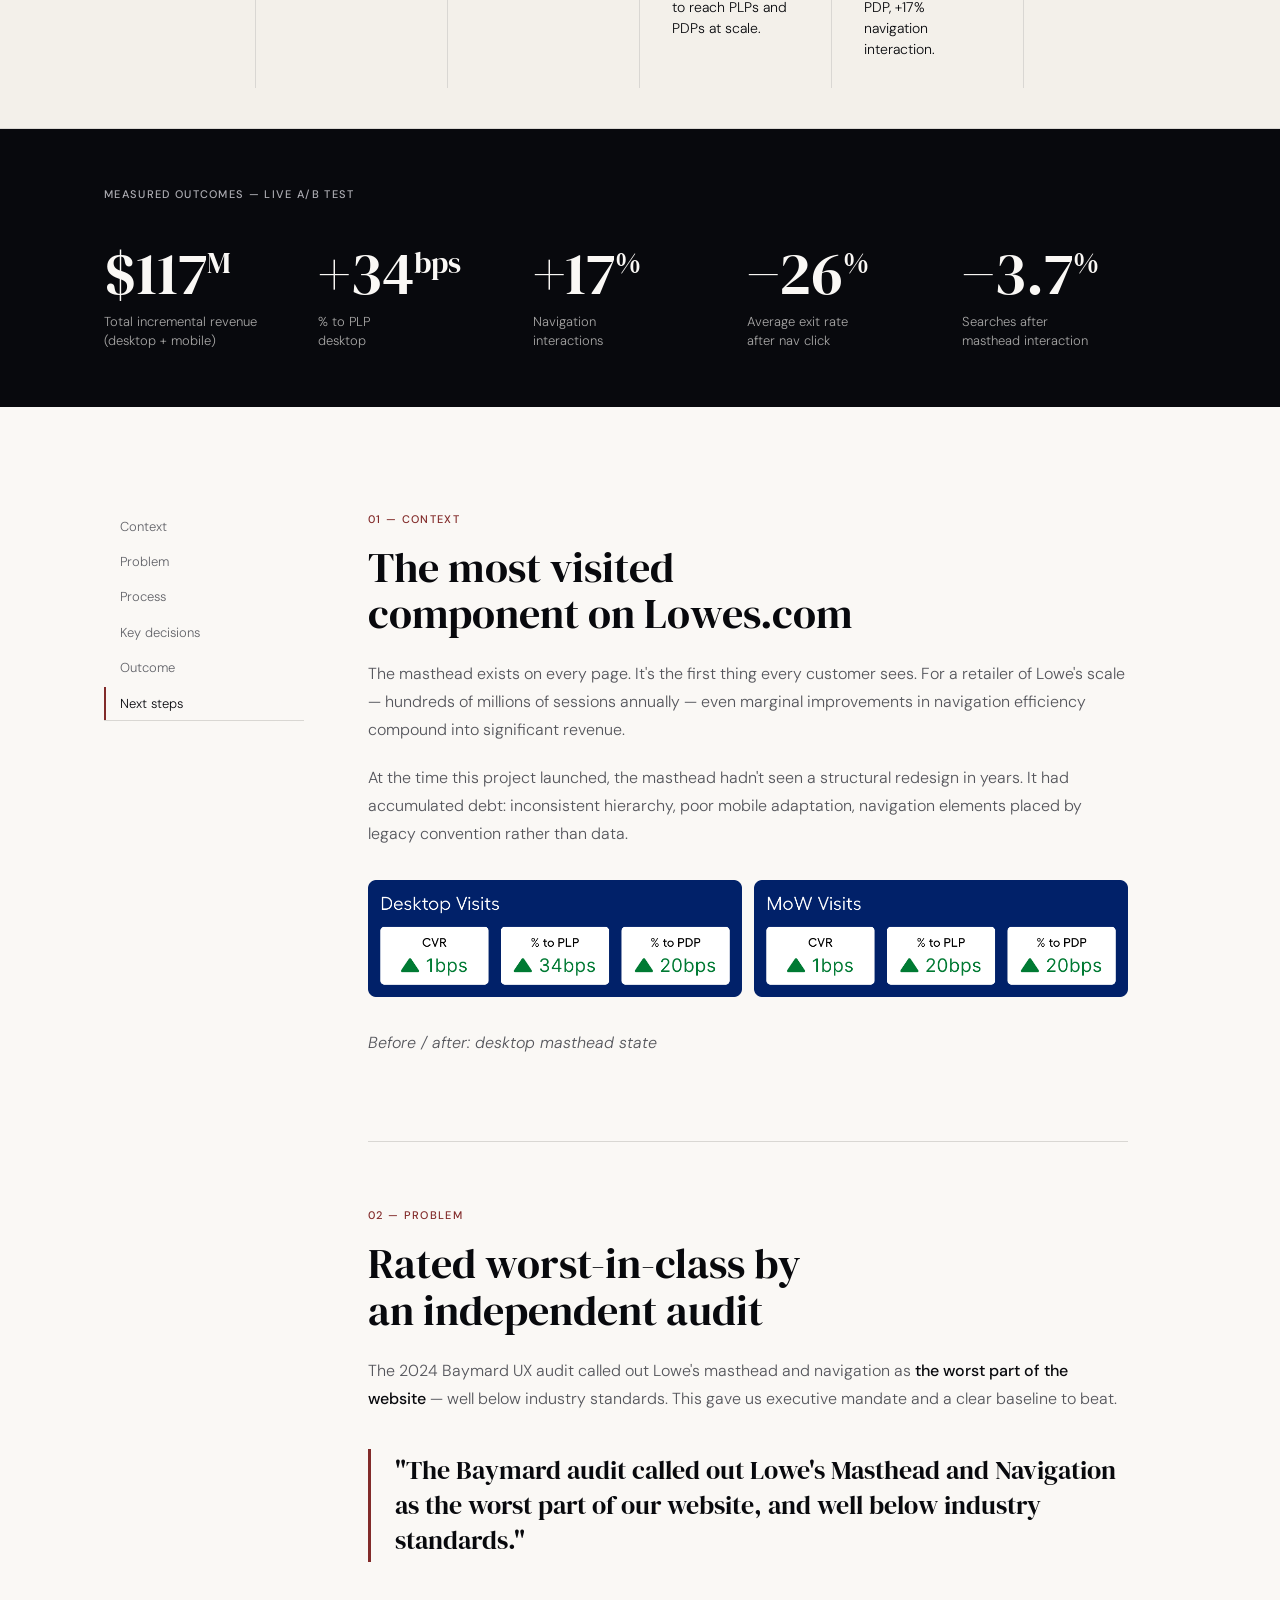
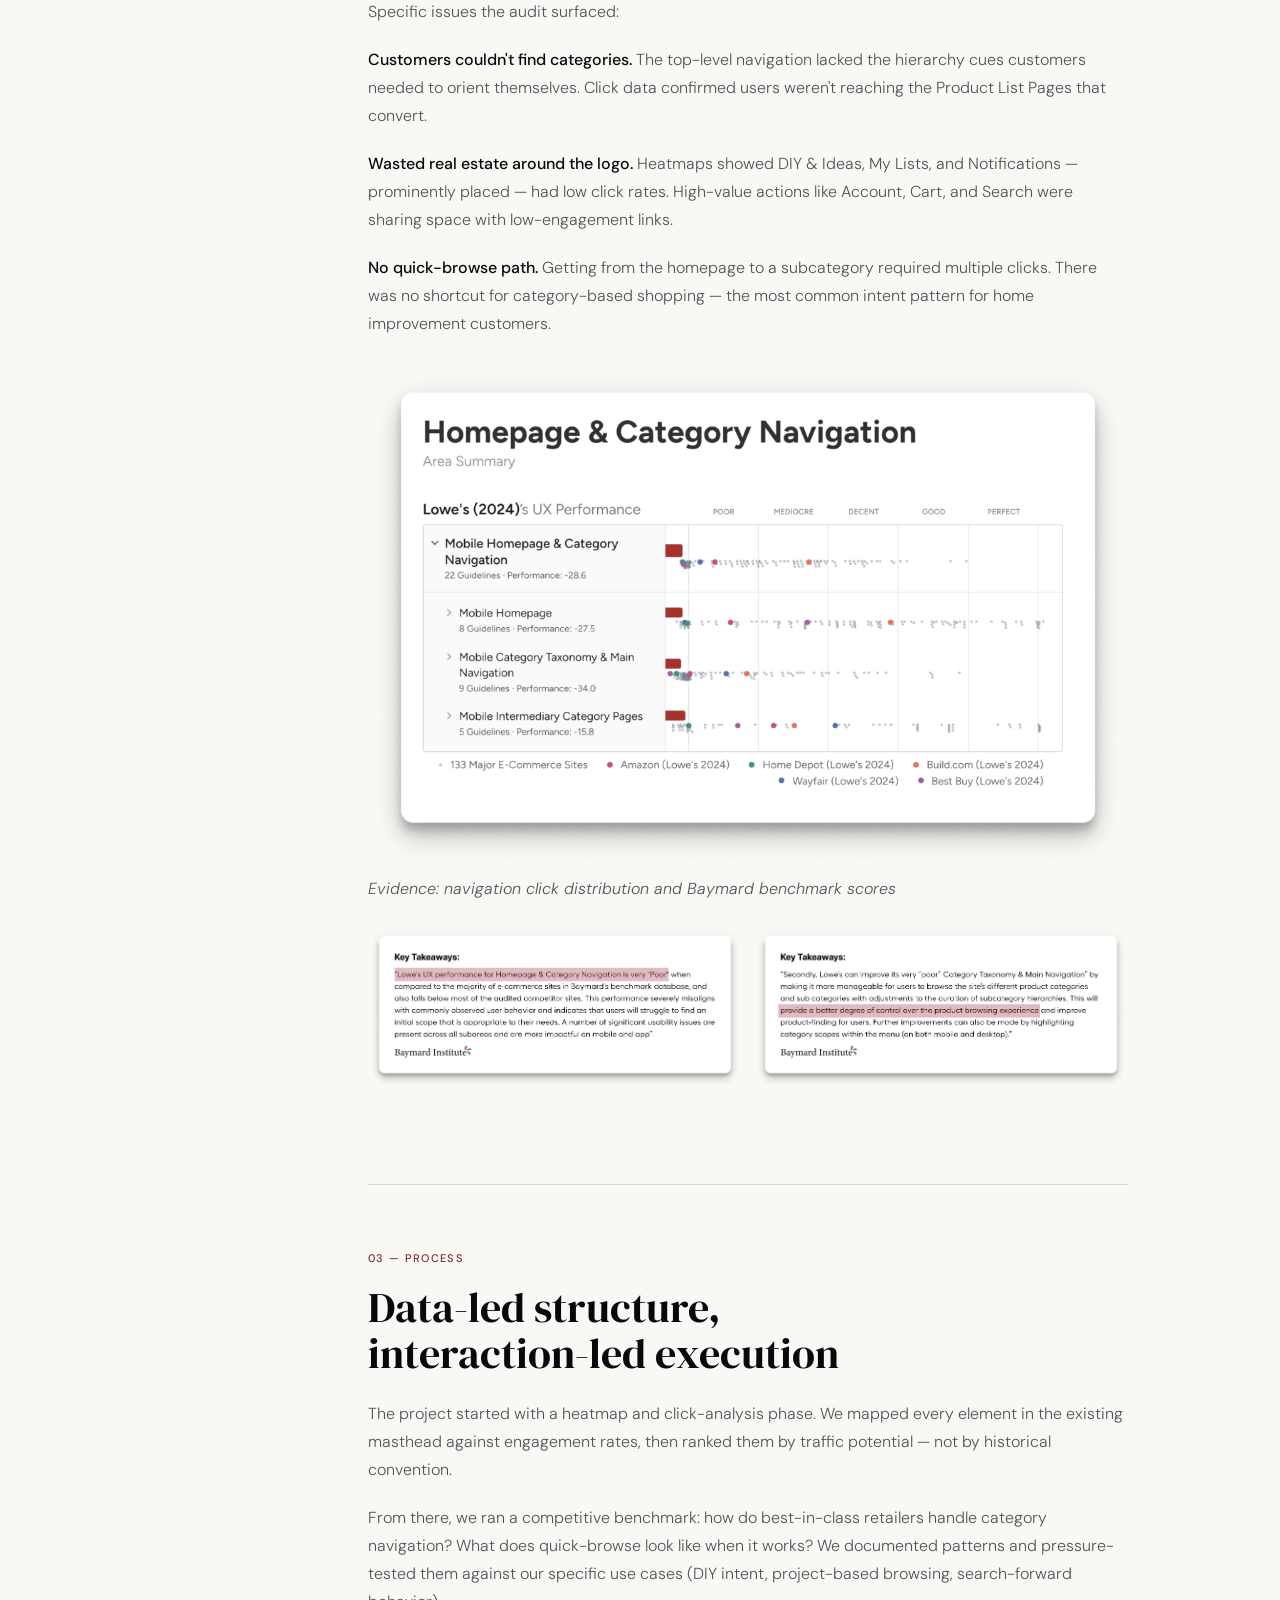
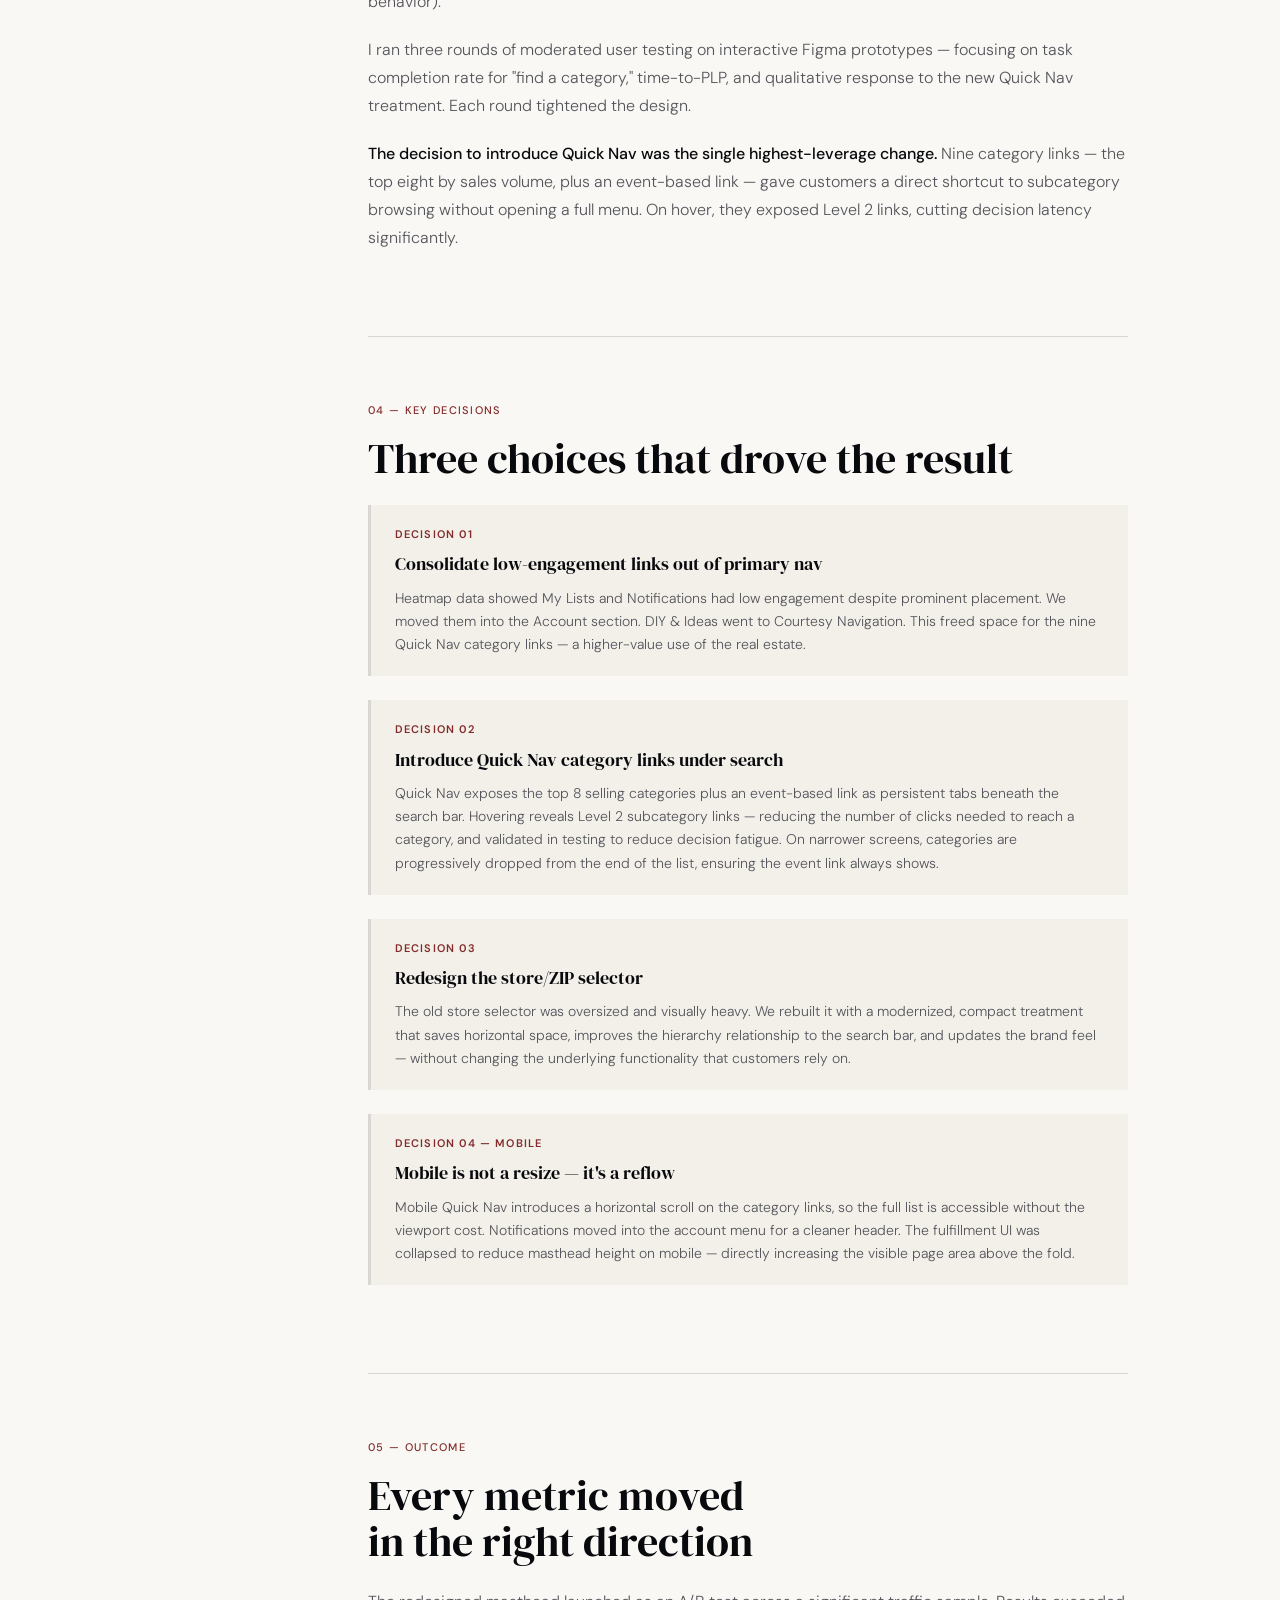
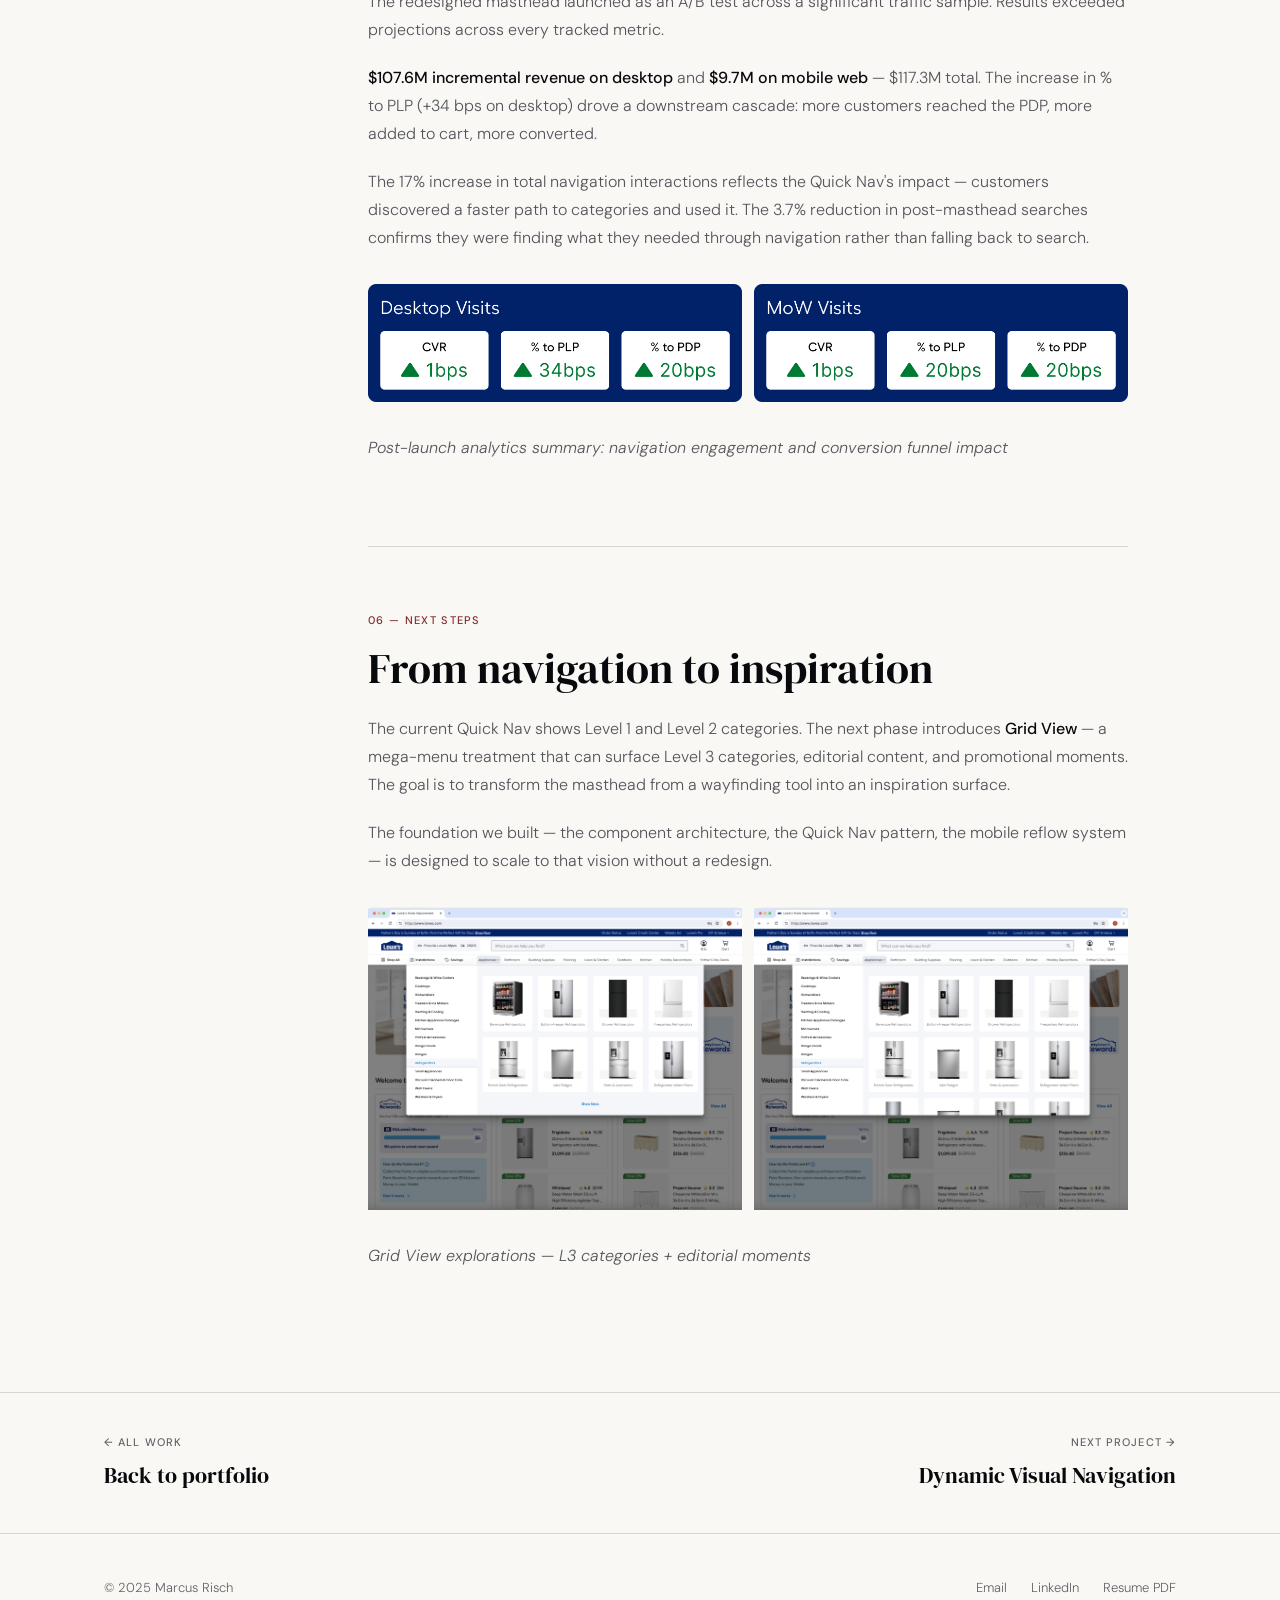
<file: work-masthead.html>
<!DOCTYPE html>
<html lang="en">
<head>
  <meta charset="UTF-8">
  <meta name="viewport" content="width=device-width, initial-scale=1.0">
  <title>Masthead Redesign — Marcus Risch</title>
  <link rel="stylesheet" href="css/portfolio.css">
  <style>
    .cs-hero {
      padding: clamp(56px, 8vw, 96px) 0 0;
      border-bottom: 1px solid var(--border);
    }

    .cs-hero__eyebrow {
      font-size: 11px;
      font-weight: 500;
      letter-spacing: 0.14em;
      text-transform: uppercase;
      color: var(--accent);
      display: block;
      margin-bottom: 20px;
    }

    .cs-hero__title {
      font-family: var(--font-display);
      font-size: clamp(40px, 6vw, 80px);
      line-height: 1.0;
      letter-spacing: -0.02em;
      margin-bottom: 28px;
      max-width: 820px;
    }

    .cs-hero__subtitle {
      font-size: clamp(16px, 1.8vw, 20px);
      line-height: 1.65;
      color: var(--ink-mid);
      max-width: 600px;
      margin-bottom: 48px;
    }

    .cs-hero__image {
      width: 100%;
      display: block;
      margin-top: 56px;
      background: transparent;
    }

    /* summary card */
    .summary-grid {
      display: grid;
      grid-template-columns: repeat(6, 1fr);
      gap: 0;
    }

    .summary-cell {
      padding: 28px 32px;
      border-right: 1px solid var(--border);
    }
    .summary-cell:last-child { border-right: none; }
    .summary-cell .label { margin-bottom: 8px; }
    .summary-cell p { font-size: 14px; line-height: 1.5; }
    .summary-cell p strong { color: var(--ink); font-weight: 500; }

    /* outcome banner */
    .outcome-banner {
      background: var(--ink);
      color: var(--bg);
      padding: 56px 0;
    }

    .outcome-banner .label { color: oklch(75% 0.008 280); margin-bottom: 40px; display: block; }

    .outcome-stats {
      display: grid;
      grid-template-columns: repeat(auto-fit, minmax(160px, 1fr));
      gap: 0;
    }

    .outcome-stat {
      padding: 0 40px 0 0;
    }

    .outcome-stat__num {
      font-family: var(--font-display);
      font-size: clamp(40px, 5vw, 60px);
      line-height: 1;
      margin-bottom: 10px;
    }

    .outcome-stat__num sup {
      font-size: 0.5em;
      vertical-align: super;
    }

    .outcome-stat__label {
      font-size: 13px;
      line-height: 1.45;
      opacity: 0.65;
    }

    /* deep dive layout */
    .deep-dive {
      padding: clamp(64px, 8vw, 112px) 0;
    }

    .deep-dive__layout {
      display: grid;
      grid-template-columns: 200px 1fr;
      gap: 64px;
      align-items: start;
    }

    .deep-dive__nav {
      position: sticky;
      top: 80px;
    }

    .deep-dive__nav ul {
      list-style: none;
      display: flex;
      flex-direction: column;
      gap: 2px;
    }

    .deep-dive__nav a {
      font-size: 13px;
      color: var(--ink-muted);
      text-decoration: none;
      padding: 6px 0;
      display: block;
      border-left: 2px solid transparent;
      padding-left: 14px;
      transition: all 0.15s;
    }
    .deep-dive__nav a:hover,
    .deep-dive__nav a.active {
      color: var(--ink);
      border-left-color: var(--accent);
    }

    .deep-dive__content {
      max-width: 760px;
    }

    .deep-dive-section {
      padding-bottom: 64px;
      border-bottom: 1px solid var(--border);
      margin-bottom: 64px;
    }

    .deep-dive-section:last-child {
      border-bottom: none;
      margin-bottom: 0;
      padding-bottom: 0;
    }

    .deep-dive-section__label {
      font-size: 11px;
      font-weight: 500;
      letter-spacing: 0.12em;
      text-transform: uppercase;
      color: var(--accent);
      display: block;
      margin-bottom: 16px;
    }

    .deep-dive-section h2 {
      font-size: clamp(28px, 3.5vw, 42px);
      margin-bottom: 24px;
    }

    .deep-dive-section p {
      font-size: 16px;
      line-height: 1.75;
      color: var(--ink-mid);
      margin-bottom: 20px;
    }

    .deep-dive-section p strong {
      color: var(--ink);
      font-weight: 500;
    }

    .pull-quote {
      border-left: 3px solid var(--accent);
      padding: 4px 0 4px 24px;
      margin: 36px 0;
      font-family: var(--font-display);
      font-size: clamp(20px, 2.5vw, 26px);
      line-height: 1.35;
      color: var(--ink);
    }

    .key-decision {
      background: var(--bg-soft);
      border-left: 3px solid var(--border);
      padding: 20px 24px;
      margin: 24px 0;
    }
    .key-decision__num {
      font-size: 11px;
      font-weight: 600;
      letter-spacing: 0.1em;
      text-transform: uppercase;
      color: var(--accent);
      margin-bottom: 6px;
    }
    .key-decision__title {
      font-family: var(--font-display);
      font-size: 18px;
      margin-bottom: 8px;
    }
    .key-decision__body {
      font-size: 14px;
      line-height: 1.65;
      color: var(--ink-mid);
    }

    .cs-image-caption {
      font-size: 12px;
      color: var(--ink-muted);
      margin-top: 8px;
      font-style: italic;
    }

    /* next/prev nav */
    .cs-pagination {
      border-top: 1px solid var(--border);
      padding: 40px 0;
    }

    .cs-pagination__inner {
      display: flex;
      justify-content: space-between;
      align-items: center;
      gap: 24px;
    }

    .cs-pagination__item {
      text-decoration: none;
      color: inherit;
      max-width: 320px;
    }

    .cs-pagination__dir {
      font-size: 11px;
      font-weight: 500;
      letter-spacing: 0.1em;
      text-transform: uppercase;
      color: var(--ink-muted);
      margin-bottom: 6px;
      display: block;
    }

    .cs-pagination__title {
      font-family: var(--font-display);
      font-size: 22px;
      transition: color 0.15s;
    }
    .cs-pagination__item:hover .cs-pagination__title { color: var(--accent); }

    @media (max-width: 900px) {
      .summary-grid { grid-template-columns: 1fr 1fr 1fr; }
      .summary-cell { border-bottom: 1px solid var(--border); }
      .deep-dive__layout { grid-template-columns: 1fr; gap: 0; }
      .deep-dive__nav { display: none; }
    }

    @media (max-width: 600px) {
      .summary-grid { grid-template-columns: 1fr 1fr; }
      .cs-pagination__inner { flex-direction: column; align-items: flex-start; }
    }
  </style>
</head>
<body class="page-body">

  <nav>
    <div class="nav-inner">
      <a href="index.html" class="nav-name">Marcus Risch</a>
      <ul class="nav-links" id="nav-links">
        <li><a href="work.html" class="active">Work</a></li>
        <li><a href="about.html">About</a></li>
        <li><a href="about.html#contact">Contact</a></li>
      </ul>
      <button class="nav-mobile-toggle" id="nav-toggle" aria-label="Menu">
        <svg width="20" height="20" viewBox="0 0 20 20" fill="none" stroke="currentColor" stroke-width="1.5">
          <line x1="2" y1="5" x2="18" y2="5"/><line x1="2" y1="10" x2="18" y2="10"/><line x1="2" y1="15" x2="18" y2="15"/>
        </svg>
      </button>
    </div>
  </nav>

  <!-- Case Study Hero -->
  <div class="cs-hero">
    <div class="container">
      <span class="cs-hero__eyebrow">Lowe's · Sr. Product Designer · Jul – Oct 2025</span>
      <h1 class="cs-hero__title">Masthead &amp; Navigation Redesign</h1>
      <p class="cs-hero__subtitle">The Lowe's masthead is the most visible component on Lowes.com — the first impression, the primary navigation layer, and the entry point for every customer journey. It was broken. We fixed it.</p>
    </div>
    <div class="container--wide">
      <img src="images/masthead-hero.png" alt="Masthead redesign final state" class="cs-hero__image">
    </div>
  </div>

  <!-- Summary card -->
  <div class="cs-summary" style="background:var(--bg-soft); border-top:1px solid var(--border); border-bottom:1px solid var(--border);">
    <div class="container--wide">
      <div class="summary-grid">
        <div class="summary-cell">
          <span class="label">Project</span>
          <p>Masthead &amp; Navigation Redesign</p>
        </div>
        <div class="summary-cell">
          <span class="label">Role</span>
          <p>Sr. Product Designer<br>End-to-end design ownership</p>
        </div>
        <div class="summary-cell">
          <span class="label">Timeline</span>
          <p>Jul 2025 – Oct 2025<br>4 months</p>
        </div>
        <div class="summary-cell">
          <span class="label">Problem</span>
          <p>Navigation rated worst-in-class by Baymard 2024 audit. Users failing to reach PLPs and PDPs at scale.</p>
        </div>
        <div class="summary-cell">
          <span class="label">Outcome</span>
          <p><strong>$117.3M incremental revenue.</strong> +34 bps to PLP, +20 bps to PDP, +17% navigation interaction.</p>
        </div>
        <div class="summary-cell">
          <span class="label">Team</span>
          <p>Design, Engineering, Analytics, Product</p>
        </div>
      </div>
    </div>
  </div>

  <!-- Outcome stats banner -->
  <div class="outcome-banner">
    <div class="container">
      <span class="label">Measured outcomes — live A/B test</span>
      <div class="outcome-stats">
        <div class="outcome-stat">
          <div class="outcome-stat__num">$117<sup>M</sup></div>
          <div class="outcome-stat__label">Total incremental revenue<br>(desktop + mobile)</div>
        </div>
        <div class="outcome-stat">
          <div class="outcome-stat__num">+34<sup>bps</sup></div>
          <div class="outcome-stat__label">% to PLP<br>desktop</div>
        </div>
        <div class="outcome-stat">
          <div class="outcome-stat__num">+17<sup>%</sup></div>
          <div class="outcome-stat__label">Navigation<br>interactions</div>
        </div>
        <div class="outcome-stat">
          <div class="outcome-stat__num">−26<sup>%</sup></div>
          <div class="outcome-stat__label">Average exit rate<br>after nav click</div>
        </div>
        <div class="outcome-stat">
          <div class="outcome-stat__num">−3.7<sup>%</sup></div>
          <div class="outcome-stat__label">Searches after<br>masthead interaction</div>
        </div>
      </div>
    </div>
  </div>

  <!-- Deep Dive -->
  <div class="deep-dive">
    <div class="container">
      <div class="deep-dive__layout">

        <!-- Sticky sidenav -->
        <nav class="deep-dive__nav" aria-label="Section navigation">
          <ul>
            <li><a href="#context" class="active">Context</a></li>
            <li><a href="#problem">Problem</a></li>
            <li><a href="#process">Process</a></li>
            <li><a href="#decisions">Key decisions</a></li>
            <li><a href="#outcome">Outcome</a></li>
            <li><a href="#next-steps">Next steps</a></li>
          </ul>
        </nav>

        <!-- Content -->
        <div class="deep-dive__content">

          <!-- Context -->
          <div class="deep-dive-section" id="context">
            <span class="deep-dive-section__label">01 — Context</span>
            <h2>The most visited component on Lowes.com</h2>
            <p>The masthead exists on every page. It's the first thing every customer sees. For a retailer of Lowe's scale — hundreds of millions of sessions annually — even marginal improvements in navigation efficiency compound into significant revenue.</p>
            <p>At the time this project launched, the masthead hadn't seen a structural redesign in years. It had accumulated debt: inconsistent hierarchy, poor mobile adaptation, navigation elements placed by legacy convention rather than data.</p>
            <div class="img-pair">
              <img src="images/masthead-result-1.png" alt="Before state">
              <img src="images/masthead-result-2.png" alt="After state">
            </div>
            <p class="cs-image-caption">Before / after: desktop masthead state</p>
          </div>

          <!-- Problem -->
          <div class="deep-dive-section" id="problem">
            <span class="deep-dive-section__label">02 — Problem</span>
            <h2>Rated worst-in-class by an independent audit</h2>
            <p>The 2024 Baymard UX audit called out Lowe's masthead and navigation as <strong>the worst part of the website</strong> — well below industry standards. This gave us executive mandate and a clear baseline to beat.</p>

            <div class="pull-quote">"The Baymard audit called out Lowe's Masthead and Navigation as the worst part of our website, and well below industry standards."</div>

            <p>Specific issues the audit surfaced:</p>
            <p><strong>Customers couldn't find categories.</strong> The top-level navigation lacked the hierarchy cues customers needed to orient themselves. Click data confirmed users weren't reaching the Product List Pages that convert.</p>
            <p><strong>Wasted real estate around the logo.</strong> Heatmaps showed DIY &amp; Ideas, My Lists, and Notifications — prominently placed — had low click rates. High-value actions like Account, Cart, and Search were sharing space with low-engagement links.</p>
            <p><strong>No quick-browse path.</strong> Getting from the homepage to a subcategory required multiple clicks. There was no shortcut for category-based shopping — the most common intent pattern for home improvement customers.</p>
            <img src="images/masthead-problem.png" alt="Problem evidence — heatmaps and Baymard findings" class="img-full" style="margin-top:28px">
            <p class="cs-image-caption">Evidence: navigation click distribution and Baymard benchmark scores</p>
            <div class="img-pair" style="margin-top:24px">
              <img src="images/masthead-audit-1.png" alt="Baymard audit finding 1">
              <img src="images/masthead-audit-2.png" alt="Baymard audit finding 2">
            </div>
          </div>

          <!-- Process -->
          <div class="deep-dive-section" id="process">
            <span class="deep-dive-section__label">03 — Process</span>
            <h2>Data-led structure, interaction-led execution</h2>
            <p>The project started with a heatmap and click-analysis phase. We mapped every element in the existing masthead against engagement rates, then ranked them by traffic potential — not by historical convention.</p>
            <p>From there, we ran a competitive benchmark: how do best-in-class retailers handle category navigation? What does quick-browse look like when it works? We documented patterns and pressure-tested them against our specific use cases (DIY intent, project-based browsing, search-forward behavior).</p>
            <p>I ran three rounds of moderated user testing on interactive Figma prototypes — focusing on task completion rate for "find a category," time-to-PLP, and qualitative response to the new Quick Nav treatment. Each round tightened the design.</p>
            <p><strong>The decision to introduce Quick Nav was the single highest-leverage change.</strong> Nine category links — the top eight by sales volume, plus an event-based link — gave customers a direct shortcut to subcategory browsing without opening a full menu. On hover, they exposed Level 2 links, cutting decision latency significantly.</p>
          </div>

          <!-- Key Decisions -->
          <div class="deep-dive-section" id="decisions">
            <span class="deep-dive-section__label">04 — Key decisions</span>
            <h2>Three choices that drove the result</h2>

            <div class="key-decision">
              <div class="key-decision__num">Decision 01</div>
              <div class="key-decision__title">Consolidate low-engagement links out of primary nav</div>
              <div class="key-decision__body">Heatmap data showed My Lists and Notifications had low engagement despite prominent placement. We moved them into the Account section. DIY &amp; Ideas went to Courtesy Navigation. This freed space for the nine Quick Nav category links — a higher-value use of the real estate.</div>
            </div>

            <div class="key-decision">
              <div class="key-decision__num">Decision 02</div>
              <div class="key-decision__title">Introduce Quick Nav category links under search</div>
              <div class="key-decision__body">Quick Nav exposes the top 8 selling categories plus an event-based link as persistent tabs beneath the search bar. Hovering reveals Level 2 subcategory links — reducing the number of clicks needed to reach a category, and validated in testing to reduce decision fatigue. On narrower screens, categories are progressively dropped from the end of the list, ensuring the event link always shows.</div>
            </div>

            <div class="key-decision">
              <div class="key-decision__num">Decision 03</div>
              <div class="key-decision__title">Redesign the store/ZIP selector</div>
              <div class="key-decision__body">The old store selector was oversized and visually heavy. We rebuilt it with a modernized, compact treatment that saves horizontal space, improves the hierarchy relationship to the search bar, and updates the brand feel — without changing the underlying functionality that customers rely on.</div>
            </div>

            <div class="key-decision">
              <div class="key-decision__num">Decision 04 — Mobile</div>
              <div class="key-decision__title">Mobile is not a resize — it's a reflow</div>
              <div class="key-decision__body">Mobile Quick Nav introduces a horizontal scroll on the category links, so the full list is accessible without the viewport cost. Notifications moved into the account menu for a cleaner header. The fulfillment UI was collapsed to reduce masthead height on mobile — directly increasing the visible page area above the fold.</div>
            </div>
          </div>

          <!-- Outcome -->
          <div class="deep-dive-section" id="outcome">
            <span class="deep-dive-section__label">05 — Outcome</span>
            <h2>Every metric moved in the right direction</h2>
            <p>The redesigned masthead launched as an A/B test across a significant traffic sample. Results exceeded projections across every tracked metric.</p>
            <p><strong>$107.6M incremental revenue on desktop</strong> and <strong>$9.7M on mobile web</strong> — $117.3M total. The increase in % to PLP (+34 bps on desktop) drove a downstream cascade: more customers reached the PDP, more added to cart, more converted.</p>
            <p>The 17% increase in total navigation interactions reflects the Quick Nav's impact — customers discovered a faster path to categories and used it. The 3.7% reduction in post-masthead searches confirms they were finding what they needed through navigation rather than falling back to search.</p>
            <div class="img-pair">
              <img src="images/masthead-result-1.png" alt="Result visual 1">
              <img src="images/masthead-result-2.png" alt="Result visual 2">
            </div>
            <p class="cs-image-caption">Post-launch analytics summary: navigation engagement and conversion funnel impact</p>
          </div>

          <!-- Next Steps -->
          <div class="deep-dive-section" id="next-steps">
            <span class="deep-dive-section__label">06 — Next steps</span>
            <h2>From navigation to inspiration</h2>
            <p>The current Quick Nav shows Level 1 and Level 2 categories. The next phase introduces <strong>Grid View</strong> — a mega-menu treatment that can surface Level 3 categories, editorial content, and promotional moments. The goal is to transform the masthead from a wayfinding tool into an inspiration surface.</p>
            <p>The foundation we built — the component architecture, the Quick Nav pattern, the mobile reflow system — is designed to scale to that vision without a redesign.</p>
            <div class="img-pair">
              <img src="images/masthead-next-1.png" alt="Next steps exploration 1">
              <img src="images/masthead-next-2.png" alt="Next steps exploration 2">
            </div>
            <p class="cs-image-caption">Grid View explorations — L3 categories + editorial moments</p>
          </div>

        </div>
      </div>
    </div>
  </div>

  <!-- Pagination -->
  <div class="cs-pagination">
    <div class="container">
      <div class="cs-pagination__inner">
        <a href="index.html" class="cs-pagination__item">
          <span class="cs-pagination__dir">← All work</span>
          <div class="cs-pagination__title">Back to portfolio</div>
        </a>
        <a href="work-visnav.html" class="cs-pagination__item" style="text-align:right">
          <span class="cs-pagination__dir">Next project →</span>
          <div class="cs-pagination__title">Dynamic Visual Navigation</div>
        </a>
      </div>
    </div>
  </div>

  <footer>
    <div class="footer-inner">
      <p>© 2025 Marcus Risch</p>
      <ul class="footer-links">
        <li><a href="mailto:Marcus.j.risch@gmail.com">Email</a></li>
        <li><a href="https://linkedin.com/in/marcusrisch">LinkedIn</a></li>
        <li><a href="#">Resume PDF</a></li>
      </ul>
    </div>
  </footer>

  <script>
    // Mobile nav
    document.getElementById('nav-toggle').addEventListener('click', () =>
      document.getElementById('nav-links').classList.toggle('is-open'));

    // Active section tracking
    const sections = document.querySelectorAll('.deep-dive-section');
    const navLinks = document.querySelectorAll('.deep-dive__nav a');
    const observer = new IntersectionObserver(entries => {
      entries.forEach(entry => {
        if (entry.isIntersecting) {
          navLinks.forEach(l => l.classList.remove('active'));
          const active = document.querySelector(`.deep-dive__nav a[href="#${entry.target.id}"]`);
          if (active) active.classList.add('active');
        }
      });
    }, { threshold: 0.4 });
    sections.forEach(s => observer.observe(s));
  </script>
</body>
</html>
</file>
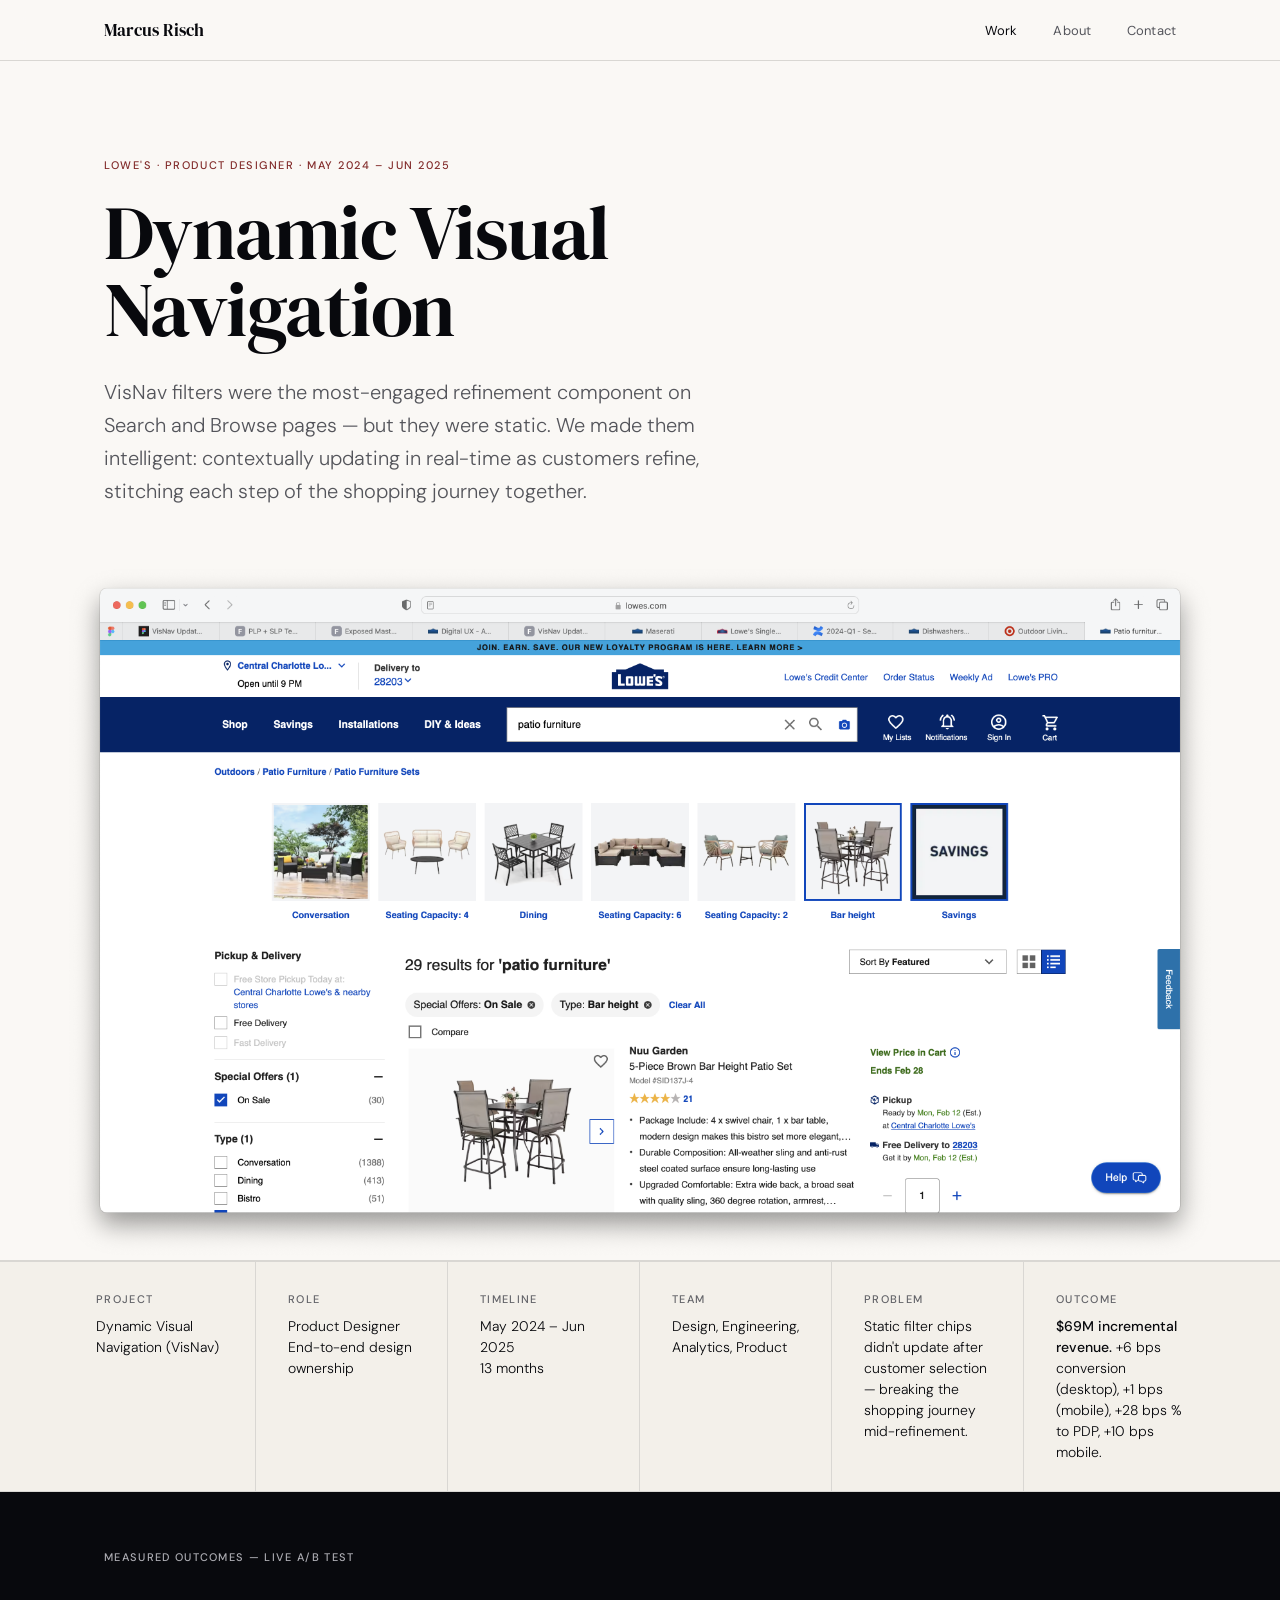
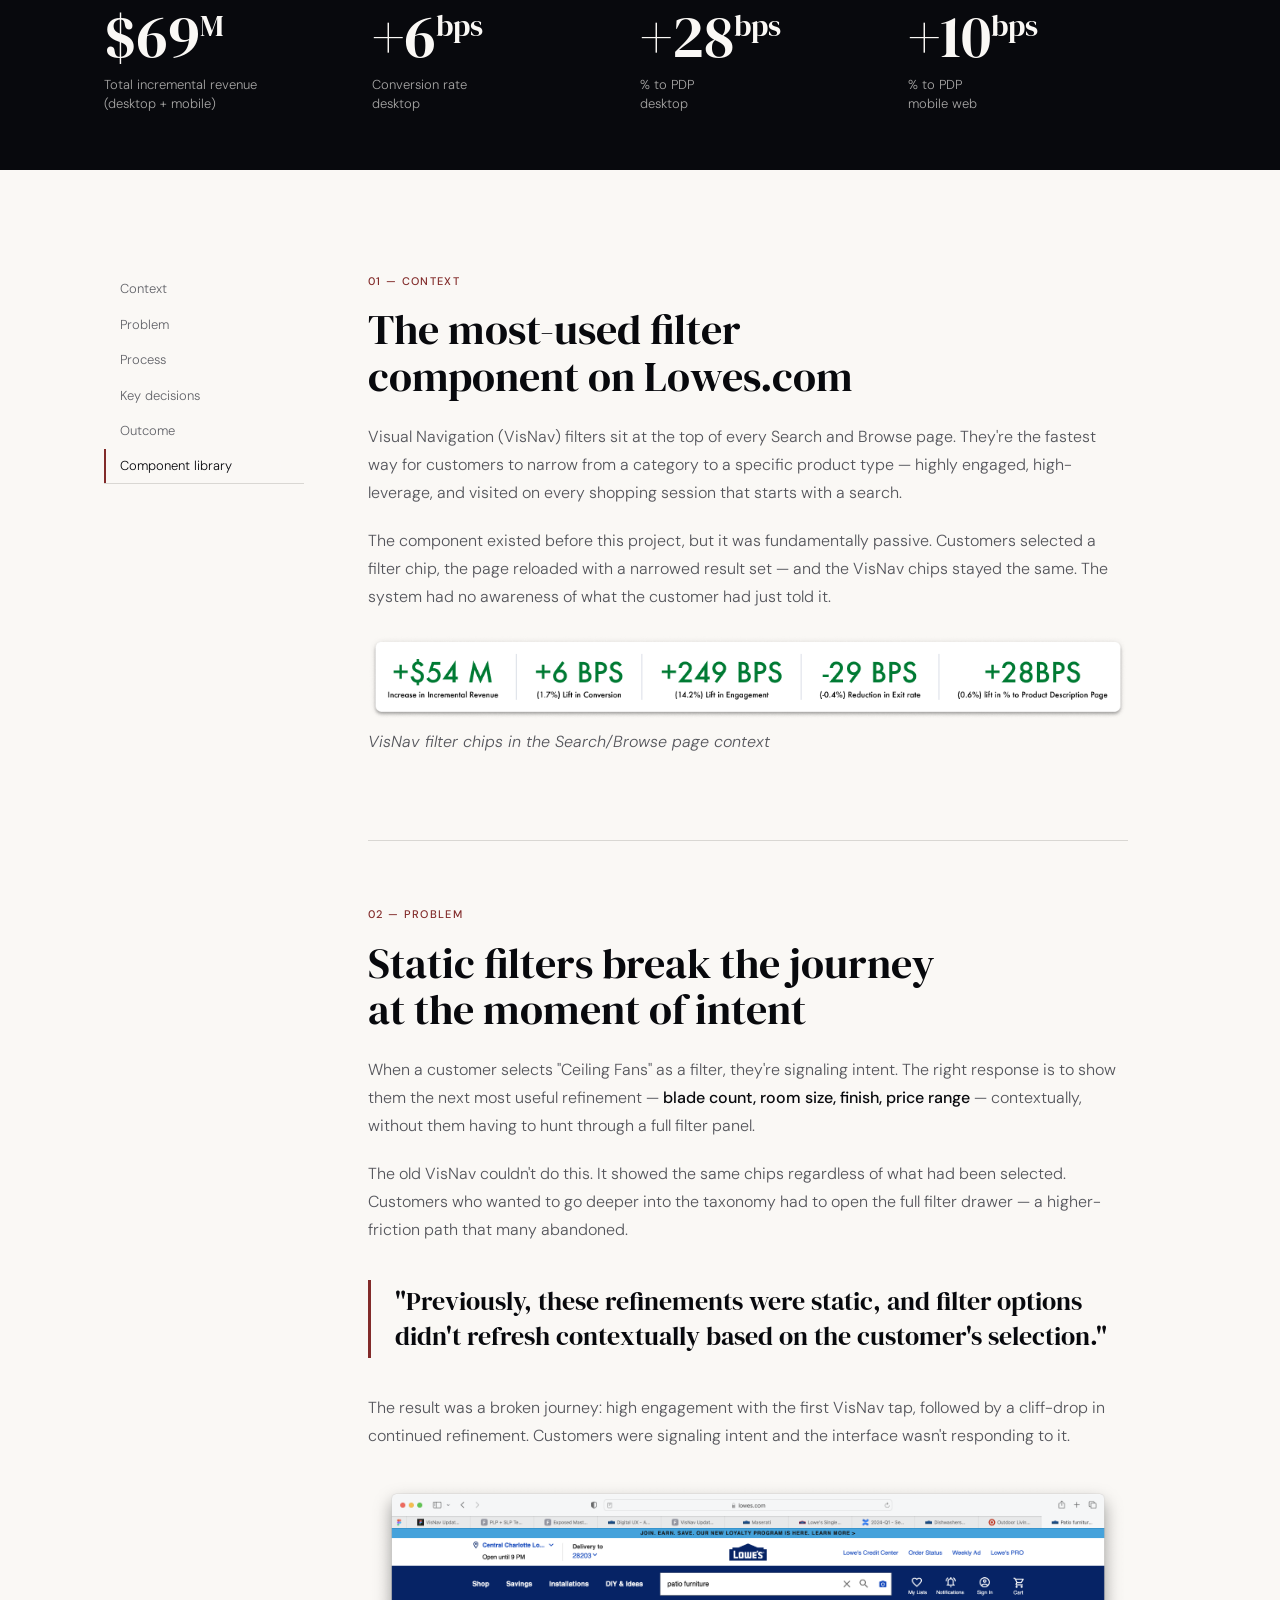
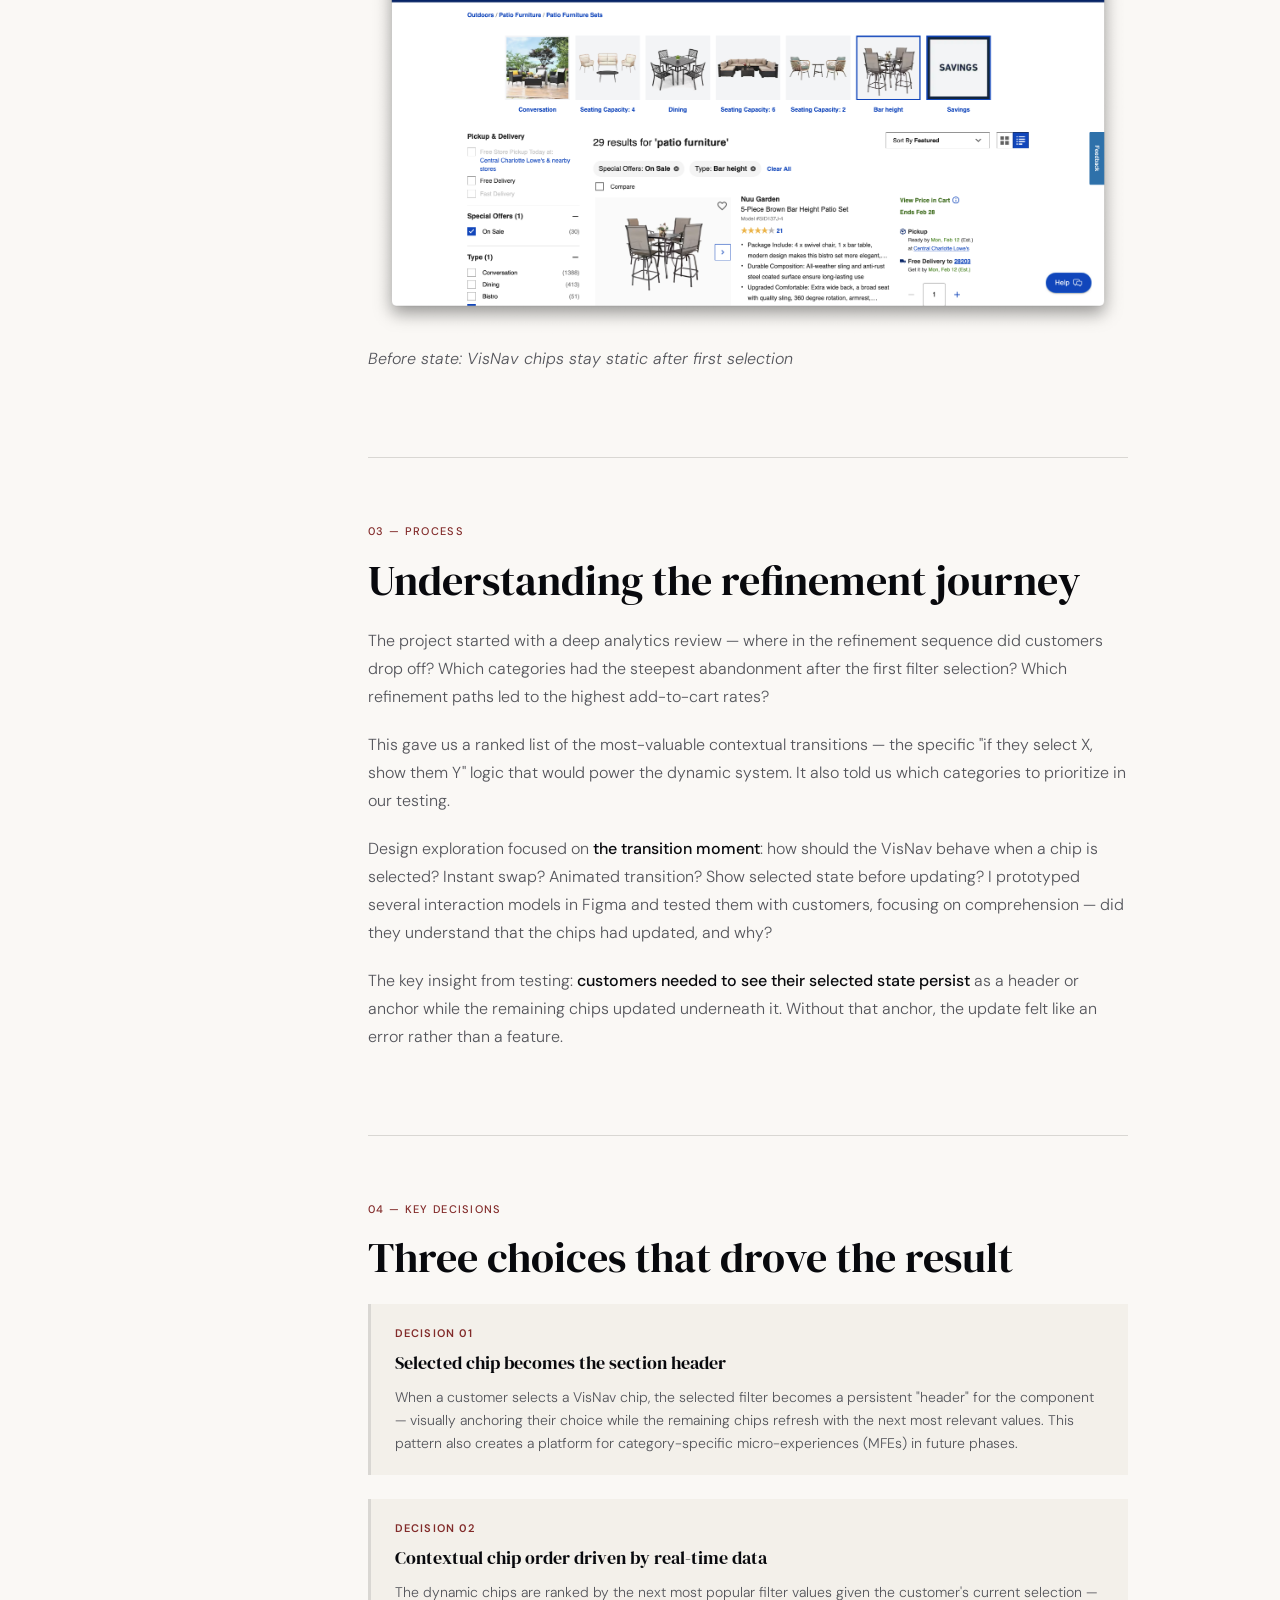
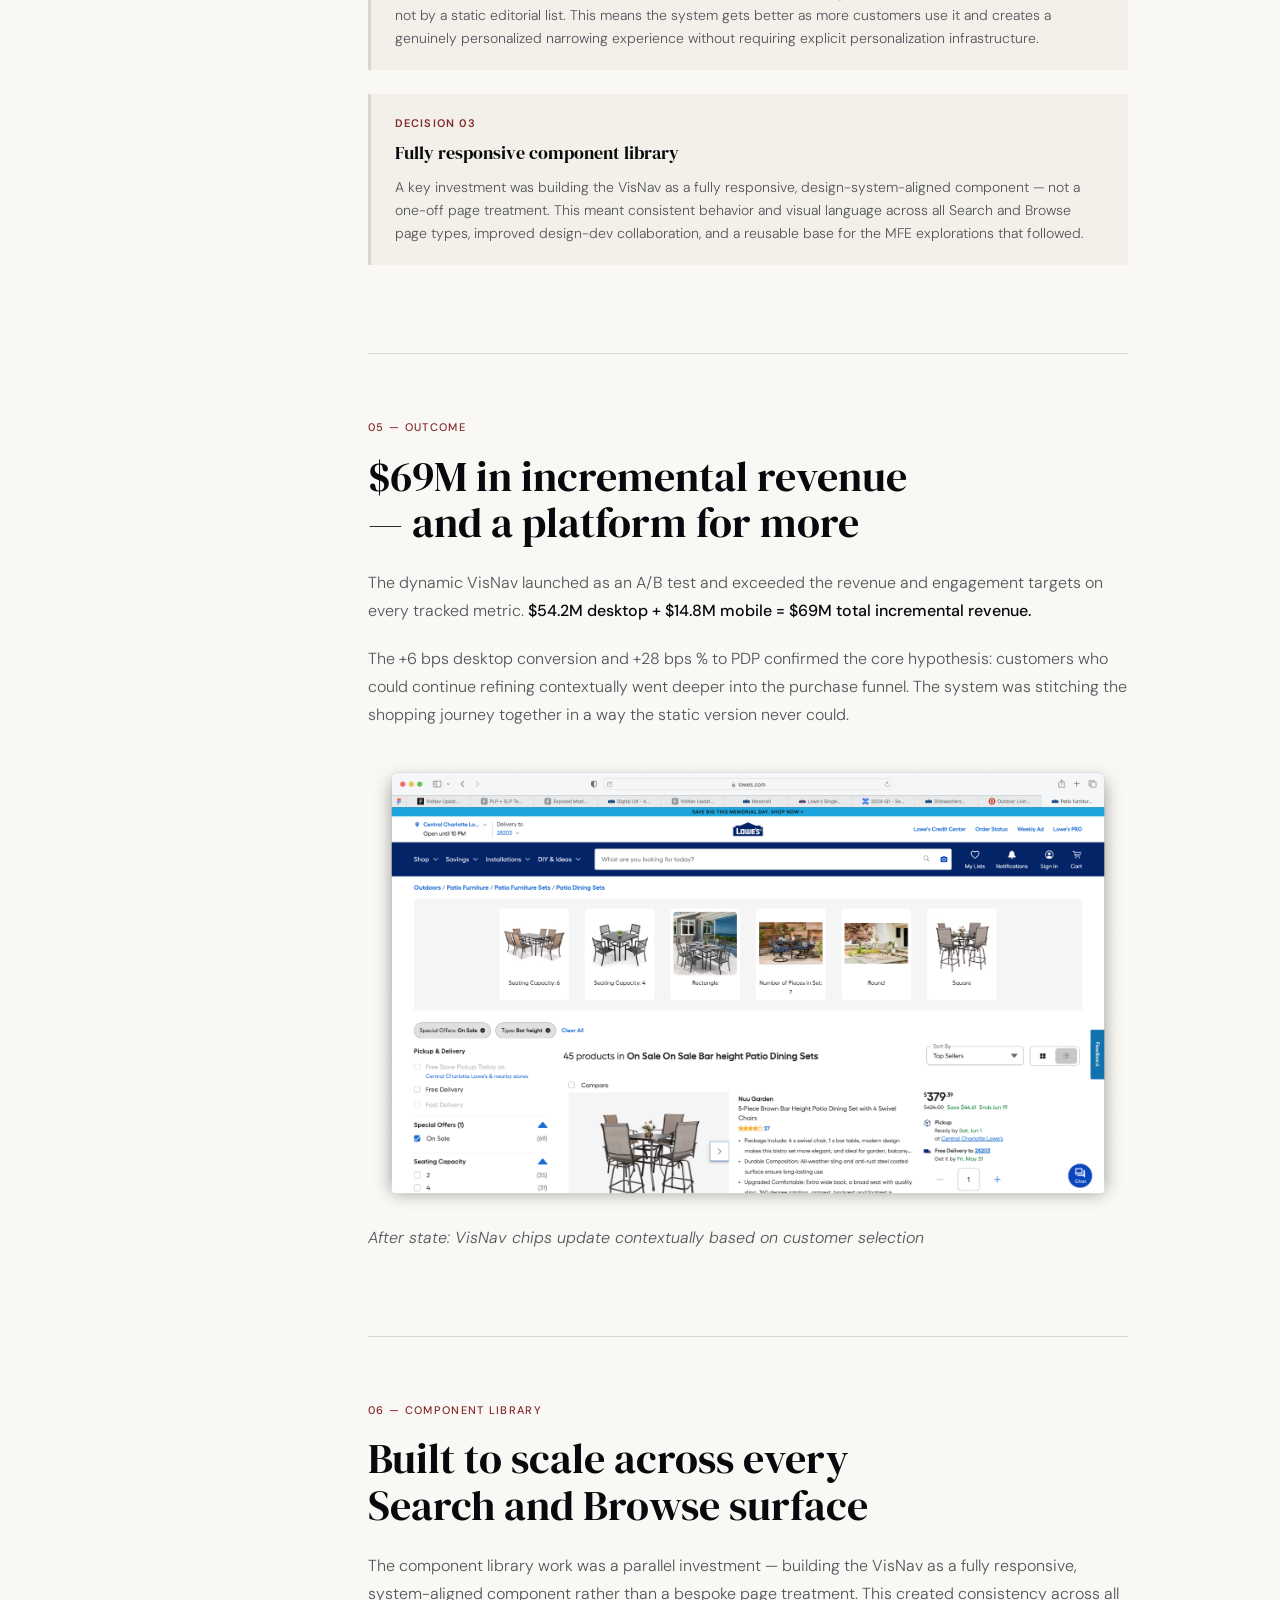
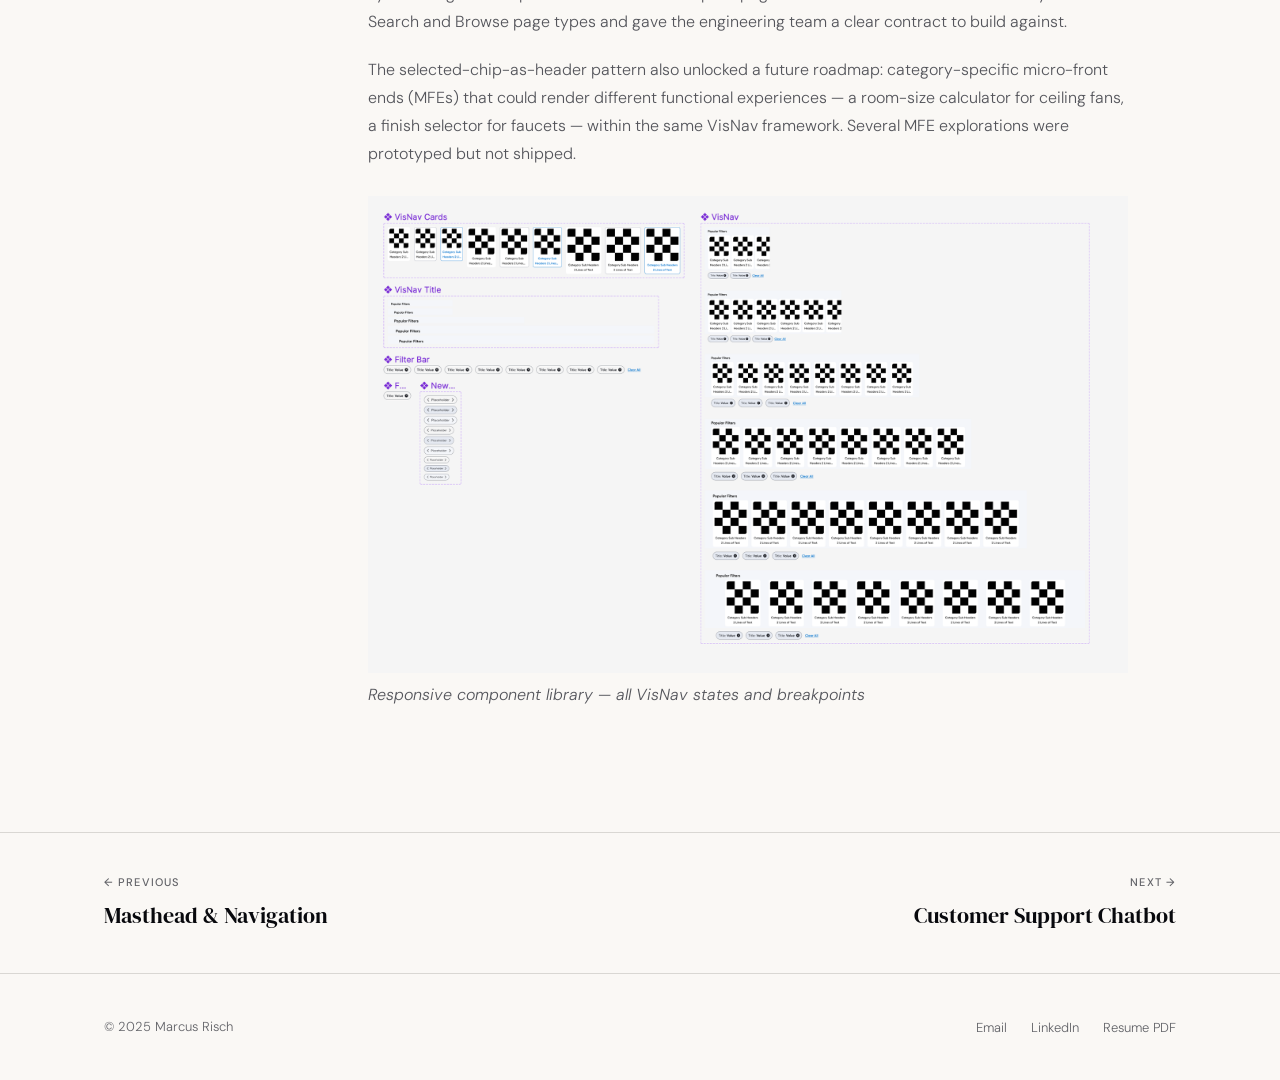
<file: work-visnav.html>
<!DOCTYPE html>
<html lang="en">
<head>
  <meta charset="UTF-8">
  <meta name="viewport" content="width=device-width, initial-scale=1.0">
  <title>Dynamic Visual Navigation — Marcus Risch</title>
  <link rel="stylesheet" href="css/portfolio.css">
  <style>
    .cs-hero { padding: clamp(56px, 8vw, 96px) 0 0; border-bottom: 1px solid var(--border); }
    .cs-hero__eyebrow { font-size: 11px; font-weight: 500; letter-spacing: 0.14em; text-transform: uppercase; color: var(--accent); display: block; margin-bottom: 20px; }
    .cs-hero__title { font-family: var(--font-display); font-size: clamp(40px, 6vw, 80px); line-height: 1.0; letter-spacing: -0.02em; margin-bottom: 28px; max-width: 820px; }
    .cs-hero__subtitle { font-size: clamp(16px, 1.8vw, 20px); line-height: 1.65; color: var(--ink-mid); max-width: 600px; margin-bottom: 48px; }
    .cs-hero__image { width: 100%; display: block; margin-top: 56px; }
    .summary-grid { display: grid; grid-template-columns: repeat(6, 1fr); gap: 0; }
    .summary-cell { padding: 28px 32px; border-right: 1px solid var(--border); }
    .summary-cell:last-child { border-right: none; }
    .summary-cell .label { margin-bottom: 8px; display: block; }
    .summary-cell p { font-size: 14px; line-height: 1.5; }
    .summary-cell p strong { color: var(--ink); font-weight: 500; }
    .outcome-banner { background: var(--ink); color: var(--bg); padding: 56px 0; }
    .outcome-banner .label { color: oklch(75% 0.008 280); margin-bottom: 40px; display: block; }
    .outcome-stats { display: grid; grid-template-columns: repeat(auto-fit, minmax(160px, 1fr)); gap: 0; }
    .outcome-stat__num { font-family: var(--font-display); font-size: clamp(40px, 5vw, 60px); line-height: 1; margin-bottom: 10px; }
    .outcome-stat__num sup { font-size: 0.5em; vertical-align: super; }
    .outcome-stat__label { font-size: 13px; line-height: 1.45; opacity: 0.65; }
    .outcome-stat { padding: 0 40px 0 0; }
    .deep-dive { padding: clamp(64px, 8vw, 112px) 0; }
    .deep-dive__layout { display: grid; grid-template-columns: 200px 1fr; gap: 64px; align-items: start; }
    .deep-dive__nav { position: sticky; top: 80px; }
    .deep-dive__nav ul { list-style: none; display: flex; flex-direction: column; gap: 2px; }
    .deep-dive__nav a { font-size: 13px; color: var(--ink-muted); text-decoration: none; padding: 6px 0 6px 14px; display: block; border-left: 2px solid transparent; transition: all 0.15s; }
    .deep-dive__nav a:hover, .deep-dive__nav a.active { color: var(--ink); border-left-color: var(--accent); }
    .deep-dive__content { max-width: 760px; }
    .deep-dive-section { padding-bottom: 64px; border-bottom: 1px solid var(--border); margin-bottom: 64px; }
    .deep-dive-section:last-child { border-bottom: none; margin-bottom: 0; padding-bottom: 0; }
    .deep-dive-section__label { font-size: 11px; font-weight: 500; letter-spacing: 0.12em; text-transform: uppercase; color: var(--accent); display: block; margin-bottom: 16px; }
    .deep-dive-section h2 { font-size: clamp(28px, 3.5vw, 42px); margin-bottom: 24px; }
    .deep-dive-section p { font-size: 16px; line-height: 1.75; color: var(--ink-mid); margin-bottom: 20px; }
    .deep-dive-section p strong { color: var(--ink); font-weight: 500; }
    .pull-quote { border-left: 3px solid var(--accent); padding: 4px 0 4px 24px; margin: 36px 0; font-family: var(--font-display); font-size: clamp(20px, 2.5vw, 26px); line-height: 1.35; color: var(--ink); }
    .key-decision { background: var(--bg-soft); border-left: 3px solid var(--border); padding: 20px 24px; margin: 24px 0; }
    .key-decision__num { font-size: 11px; font-weight: 600; letter-spacing: 0.1em; text-transform: uppercase; color: var(--accent); margin-bottom: 6px; }
    .key-decision__title { font-family: var(--font-display); font-size: 18px; margin-bottom: 8px; }
    .key-decision__body { font-size: 14px; line-height: 1.65; color: var(--ink-mid); }
    .cs-image-caption { font-size: 12px; color: var(--ink-muted); margin-top: 8px; font-style: italic; }
    .cs-pagination { border-top: 1px solid var(--border); padding: 40px 0; }
    .cs-pagination__inner { display: flex; justify-content: space-between; align-items: center; gap: 24px; }
    .cs-pagination__item { text-decoration: none; color: inherit; max-width: 320px; }
    .cs-pagination__dir { font-size: 11px; font-weight: 500; letter-spacing: 0.1em; text-transform: uppercase; color: var(--ink-muted); margin-bottom: 6px; display: block; }
    .cs-pagination__title { font-family: var(--font-display); font-size: 22px; transition: color 0.15s; }
    .cs-pagination__item:hover .cs-pagination__title { color: var(--accent); }
    @media (max-width: 900px) {
      .summary-grid { grid-template-columns: 1fr 1fr 1fr; }
      .summary-cell { border-bottom: 1px solid var(--border); }
      .deep-dive__layout { grid-template-columns: 1fr; }
      .deep-dive__nav { display: none; }
    }
    @media (max-width: 600px) {
      .summary-grid { grid-template-columns: 1fr 1fr; }
      .cs-pagination__inner { flex-direction: column; align-items: flex-start; }
    }
  </style>
</head>
<body class="page-body">
  <nav>
    <div class="nav-inner">
      <a href="index.html" class="nav-name">Marcus Risch</a>
      <ul class="nav-links" id="nav-links">
        <li><a href="work.html" class="active">Work</a></li>
        <li><a href="about.html">About</a></li>
        <li><a href="about.html#contact">Contact</a></li>
      </ul>
      <button class="nav-mobile-toggle" id="nav-toggle" aria-label="Menu">
        <svg width="20" height="20" viewBox="0 0 20 20" fill="none" stroke="currentColor" stroke-width="1.5">
          <line x1="2" y1="5" x2="18" y2="5"/><line x1="2" y1="10" x2="18" y2="10"/><line x1="2" y1="15" x2="18" y2="15"/>
        </svg>
      </button>
    </div>
  </nav>

  <div class="cs-hero">
    <div class="container">
      <span class="cs-hero__eyebrow">Lowe's · Product Designer · May 2024 – Jun 2025</span>
      <h1 class="cs-hero__title">Dynamic Visual Navigation</h1>
      <p class="cs-hero__subtitle">VisNav filters were the most-engaged refinement component on Search and Browse pages — but they were static. We made them intelligent: contextually updating in real-time as customers refine, stitching each step of the shopping journey together.</p>
    </div>
    <div class="container--wide">
      <img src="images/visnav-hero.png" alt="Dynamic Visual Navigation" class="cs-hero__image">
    </div>
  </div>

  <!-- Summary -->
  <div style="background:var(--bg-soft); border-top:1px solid var(--border); border-bottom:1px solid var(--border);">
    <div class="container--wide">
      <div class="summary-grid">
        <div class="summary-cell"><span class="label">Project</span><p>Dynamic Visual Navigation (VisNav)</p></div>
        <div class="summary-cell"><span class="label">Role</span><p>Product Designer<br>End-to-end design ownership</p></div>
        <div class="summary-cell"><span class="label">Timeline</span><p>May 2024 – Jun 2025<br>13 months</p></div>
        <div class="summary-cell"><span class="label">Team</span><p>Design, Engineering,<br>Analytics, Product</p></div>
        <div class="summary-cell"><span class="label">Problem</span><p>Static filter chips didn't update after customer selection — breaking the shopping journey mid-refinement.</p></div>
        <div class="summary-cell"><span class="label">Outcome</span><p><strong>$69M incremental revenue.</strong> +6 bps conversion (desktop), +1 bps (mobile), +28 bps % to PDP, +10 bps mobile.</p></div>
      </div>
    </div>
  </div>

  <!-- Outcome banner -->
  <div class="outcome-banner">
    <div class="container">
      <span class="label">Measured outcomes — live A/B test</span>
      <div class="outcome-stats">
        <div class="outcome-stat"><div class="outcome-stat__num">$69<sup>M</sup></div><div class="outcome-stat__label">Total incremental revenue<br>(desktop + mobile)</div></div>
        <div class="outcome-stat"><div class="outcome-stat__num">+6<sup>bps</sup></div><div class="outcome-stat__label">Conversion rate<br>desktop</div></div>
        <div class="outcome-stat"><div class="outcome-stat__num">+28<sup>bps</sup></div><div class="outcome-stat__label">% to PDP<br>desktop</div></div>
        <div class="outcome-stat"><div class="outcome-stat__num">+10<sup>bps</sup></div><div class="outcome-stat__label">% to PDP<br>mobile web</div></div>
      </div>
    </div>
  </div>

  <!-- Deep Dive -->
  <div class="deep-dive">
    <div class="container">
      <div class="deep-dive__layout">
        <nav class="deep-dive__nav" aria-label="Section navigation">
          <ul>
            <li><a href="#context" class="active">Context</a></li>
            <li><a href="#problem">Problem</a></li>
            <li><a href="#process">Process</a></li>
            <li><a href="#decisions">Key decisions</a></li>
            <li><a href="#outcome">Outcome</a></li>
            <li><a href="#component">Component library</a></li>
          </ul>
        </nav>
        <div class="deep-dive__content">

          <div class="deep-dive-section" id="context">
            <span class="deep-dive-section__label">01 — Context</span>
            <h2>The most-used filter component on Lowes.com</h2>
            <p>Visual Navigation (VisNav) filters sit at the top of every Search and Browse page. They're the fastest way for customers to narrow from a category to a specific product type — highly engaged, high-leverage, and visited on every shopping session that starts with a search.</p>
            <p>The component existed before this project, but it was fundamentally passive. Customers selected a filter chip, the page reloaded with a narrowed result set — and the VisNav chips stayed the same. The system had no awareness of what the customer had just told it.</p>
            <img src="images/visnav-banner.png" alt="VisNav in context on Search page" class="img-full" style="margin-top:24px;">
            <p class="cs-image-caption">VisNav filter chips in the Search/Browse page context</p>
          </div>

          <div class="deep-dive-section" id="problem">
            <span class="deep-dive-section__label">02 — Problem</span>
            <h2>Static filters break the journey at the moment of intent</h2>
            <p>When a customer selects "Ceiling Fans" as a filter, they're signaling intent. The right response is to show them the next most useful refinement — <strong>blade count, room size, finish, price range</strong> — contextually, without them having to hunt through a full filter panel.</p>
            <p>The old VisNav couldn't do this. It showed the same chips regardless of what had been selected. Customers who wanted to go deeper into the taxonomy had to open the full filter drawer — a higher-friction path that many abandoned.</p>
            <div class="pull-quote">"Previously, these refinements were static, and filter options didn't refresh contextually based on the customer's selection."</div>
            <p>The result was a broken journey: high engagement with the first VisNav tap, followed by a cliff-drop in continued refinement. Customers were signaling intent and the interface wasn't responding to it.</p>
            <img src="images/visnav-hero.png" alt="Before state — static VisNav" class="img-full" style="margin-top:28px;">
            <p class="cs-image-caption">Before state: VisNav chips stay static after first selection</p>
          </div>

          <div class="deep-dive-section" id="process">
            <span class="deep-dive-section__label">03 — Process</span>
            <h2>Understanding the refinement journey</h2>
            <p>The project started with a deep analytics review — where in the refinement sequence did customers drop off? Which categories had the steepest abandonment after the first filter selection? Which refinement paths led to the highest add-to-cart rates?</p>
            <p>This gave us a ranked list of the most-valuable contextual transitions — the specific "if they select X, show them Y" logic that would power the dynamic system. It also told us which categories to prioritize in our testing.</p>
            <p>Design exploration focused on <strong>the transition moment</strong>: how should the VisNav behave when a chip is selected? Instant swap? Animated transition? Show selected state before updating? I prototyped several interaction models in Figma and tested them with customers, focusing on comprehension — did they understand that the chips had updated, and why?</p>
            <p>The key insight from testing: <strong>customers needed to see their selected state persist</strong> as a header or anchor while the remaining chips updated underneath it. Without that anchor, the update felt like an error rather than a feature.</p>
          </div>

          <div class="deep-dive-section" id="decisions">
            <span class="deep-dive-section__label">04 — Key decisions</span>
            <h2>Three choices that drove the result</h2>
            <div class="key-decision">
              <div class="key-decision__num">Decision 01</div>
              <div class="key-decision__title">Selected chip becomes the section header</div>
              <div class="key-decision__body">When a customer selects a VisNav chip, the selected filter becomes a persistent "header" for the component — visually anchoring their choice while the remaining chips refresh with the next most relevant values. This pattern also creates a platform for category-specific micro-experiences (MFEs) in future phases.</div>
            </div>
            <div class="key-decision">
              <div class="key-decision__num">Decision 02</div>
              <div class="key-decision__title">Contextual chip order driven by real-time data</div>
              <div class="key-decision__body">The dynamic chips are ranked by the next most popular filter values given the customer's current selection — not by a static editorial list. This means the system gets better as more customers use it and creates a genuinely personalized narrowing experience without requiring explicit personalization infrastructure.</div>
            </div>
            <div class="key-decision">
              <div class="key-decision__num">Decision 03</div>
              <div class="key-decision__title">Fully responsive component library</div>
              <div class="key-decision__body">A key investment was building the VisNav as a fully responsive, design-system-aligned component — not a one-off page treatment. This meant consistent behavior and visual language across all Search and Browse page types, improved design-dev collaboration, and a reusable base for the MFE explorations that followed.</div>
            </div>
          </div>

          <div class="deep-dive-section" id="outcome">
            <span class="deep-dive-section__label">05 — Outcome</span>
            <h2>$69M in incremental revenue — and a platform for more</h2>
            <p>The dynamic VisNav launched as an A/B test and exceeded the revenue and engagement targets on every tracked metric. <strong>$54.2M desktop + $14.8M mobile = $69M total incremental revenue.</strong></p>
            <p>The +6 bps desktop conversion and +28 bps % to PDP confirmed the core hypothesis: customers who could continue refining contextually went deeper into the purchase funnel. The system was stitching the shopping journey together in a way the static version never could.</p>
            <img src="images/visnav-solution.png" alt="Dynamic VisNav — after state" class="img-full" style="margin-top:28px;">
            <p class="cs-image-caption">After state: VisNav chips update contextually based on customer selection</p>
          </div>

          <div class="deep-dive-section" id="component">
            <span class="deep-dive-section__label">06 — Component library</span>
            <h2>Built to scale across every Search and Browse surface</h2>
            <p>The component library work was a parallel investment — building the VisNav as a fully responsive, system-aligned component rather than a bespoke page treatment. This created consistency across all Search and Browse page types and gave the engineering team a clear contract to build against.</p>
            <p>The selected-chip-as-header pattern also unlocked a future roadmap: category-specific micro-front ends (MFEs) that could render different functional experiences — a room-size calculator for ceiling fans, a finish selector for faucets — within the same VisNav framework. Several MFE explorations were prototyped but not shipped.</p>
            <img src="images/visnav-component.png" alt="VisNav component library" class="img-full" style="margin-top:28px;">
            <p class="cs-image-caption">Responsive component library — all VisNav states and breakpoints</p>
          </div>

        </div>
      </div>
    </div>
  </div>

  <div class="cs-pagination">
    <div class="container">
      <div class="cs-pagination__inner">
        <a href="work-masthead.html" class="cs-pagination__item">
          <span class="cs-pagination__dir">← Previous</span>
          <div class="cs-pagination__title">Masthead &amp; Navigation</div>
        </a>
        <a href="work-chatbot.html" class="cs-pagination__item" style="text-align:right">
          <span class="cs-pagination__dir">Next →</span>
          <div class="cs-pagination__title">Customer Support Chatbot</div>
        </a>
      </div>
    </div>
  </div>

  <footer>
    <div class="footer-inner">
      <p>© 2025 Marcus Risch</p>
      <ul class="footer-links">
        <li><a href="mailto:Marcus.j.risch@gmail.com">Email</a></li>
        <li><a href="https://linkedin.com/in/marcusrisch">LinkedIn</a></li>
        <li><a href="#">Resume PDF</a></li>
      </ul>
    </div>
  </footer>
  <script>
    document.getElementById('nav-toggle').addEventListener('click', () => document.getElementById('nav-links').classList.toggle('is-open'));
    const sections = document.querySelectorAll('.deep-dive-section');
    const navLinks = document.querySelectorAll('.deep-dive__nav a');
    const observer = new IntersectionObserver(entries => {
      entries.forEach(entry => {
        if (entry.isIntersecting) {
          navLinks.forEach(l => l.classList.remove('active'));
          const active = document.querySelector(`.deep-dive__nav a[href="#${entry.target.id}"]`);
          if (active) active.classList.add('active');
        }
      });
    }, { threshold: 0.4 });
    sections.forEach(s => observer.observe(s));
  </script>
</body>
</html>
</file>
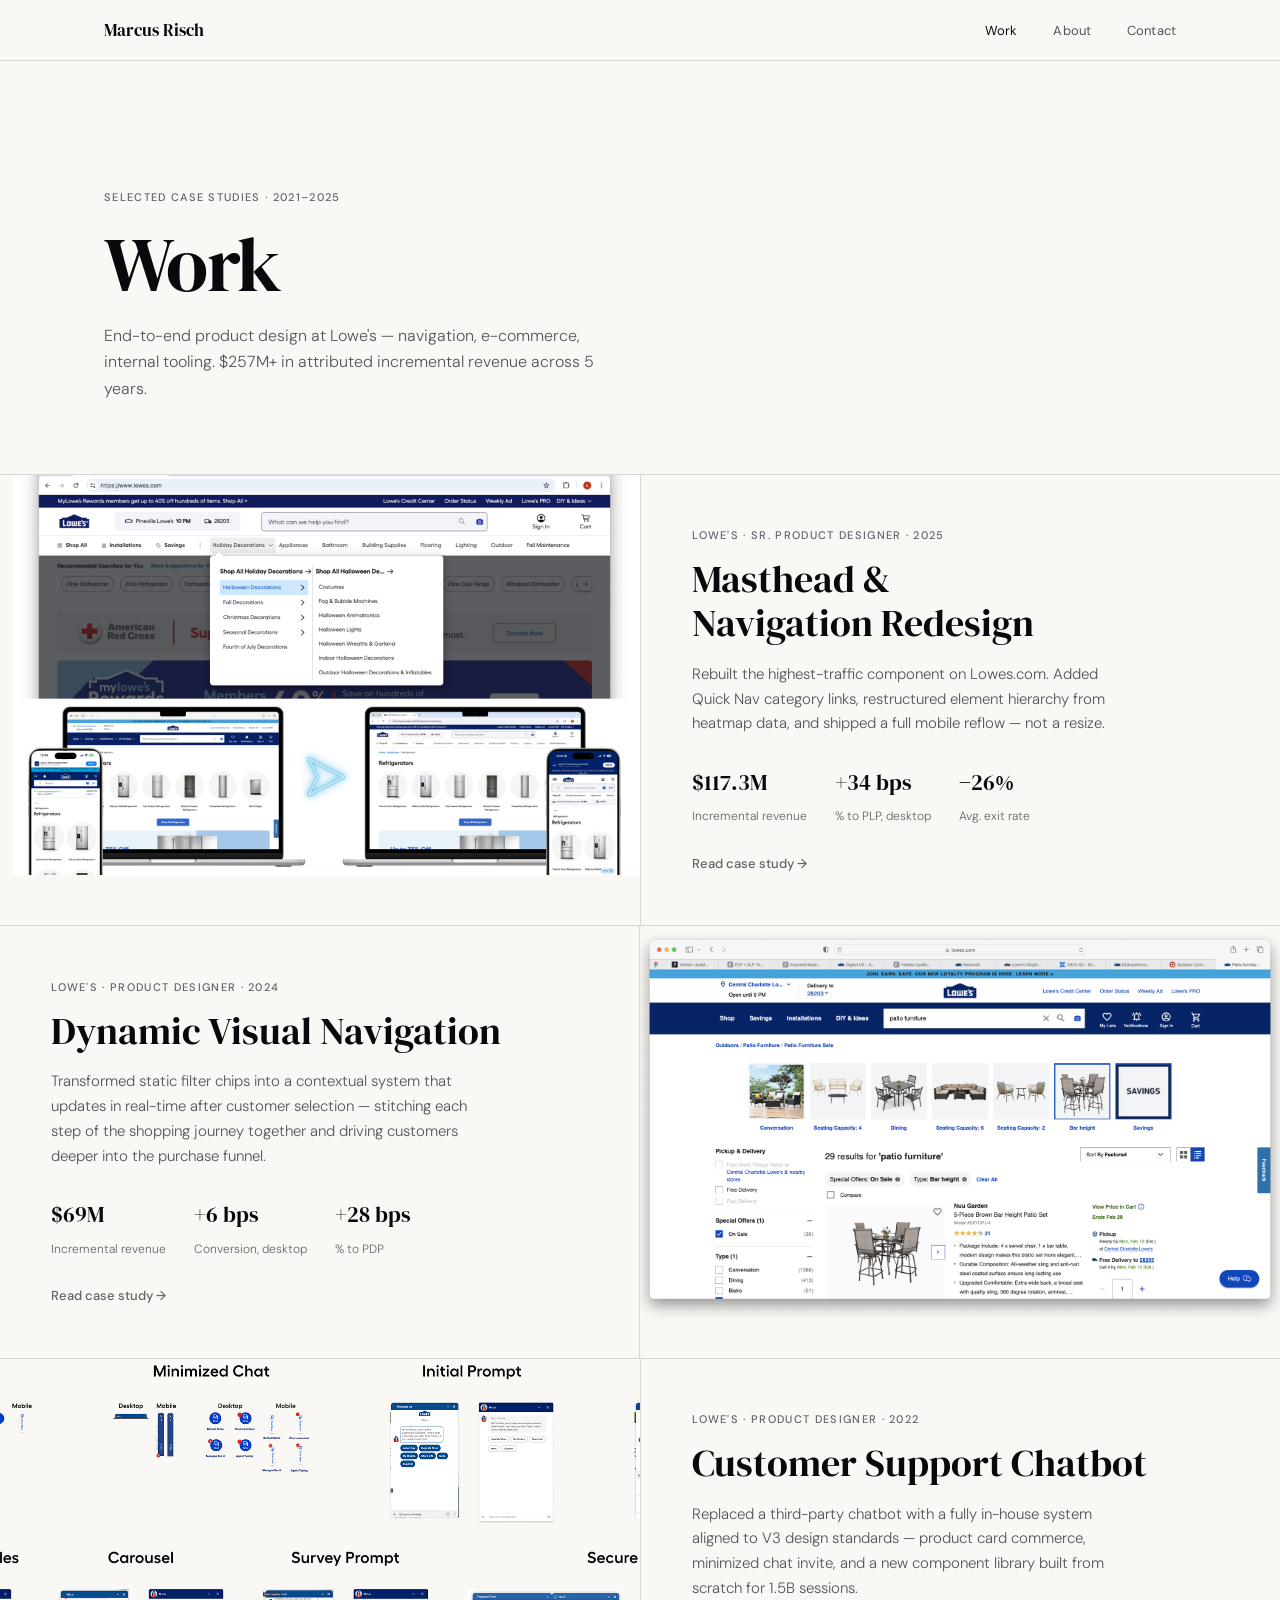
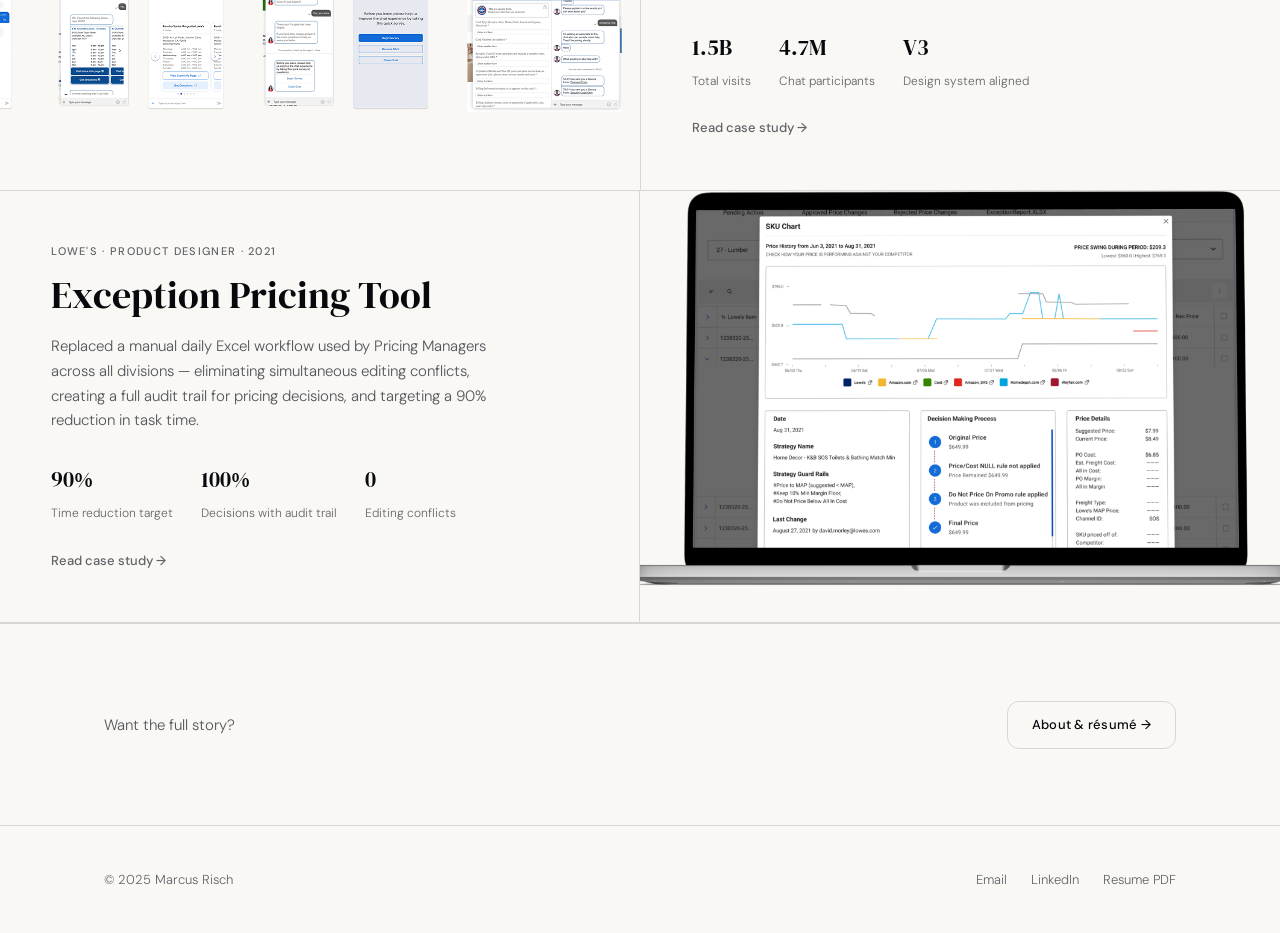
<file: work.html>
<!DOCTYPE html>
<html lang="en">
<head>
  <meta charset="UTF-8">
  <meta name="viewport" content="width=device-width, initial-scale=1.0">
  <title>Work — Marcus Risch</title>
  <link rel="stylesheet" href="css/portfolio.css">
  <style>
    .work-hero {
      padding: clamp(80px, 10vw, 128px) 0 clamp(48px, 6vw, 72px);
      border-bottom: 1px solid var(--border);
    }
    .work-hero__label { display: block; margin-bottom: 20px; }
    .work-hero__title {
      font-family: var(--font-display);
      font-size: clamp(44px, 6vw, 80px);
      line-height: 1.0;
      letter-spacing: -0.02em;
      margin-bottom: 20px;
    }
    .work-hero__sub {
      font-size: 16px;
      color: var(--ink-mid);
      max-width: 520px;
      line-height: 1.65;
    }

    /* Full-width case study rows */
    .cs-row {
      display: grid;
      grid-template-columns: 1fr 1fr;
      gap: 0;
      border-bottom: 1px solid var(--border);
      text-decoration: none;
      color: inherit;
      transition: background 0.18s;
    }
    .cs-row:hover { background: var(--bg-soft); }

    .cs-row__image {
      display: block;
      width: 100%;
      aspect-ratio: 16/10;
      object-fit: cover;
    }

    .cs-row__body {
      padding: clamp(32px, 4vw, 56px);
      display: flex;
      flex-direction: column;
      justify-content: center;
      border-left: 1px solid var(--border);
    }

    .cs-row__kicker {
      font-size: 11px;
      font-weight: 500;
      letter-spacing: 0.12em;
      text-transform: uppercase;
      color: var(--ink-muted);
      margin-bottom: 14px;
      display: block;
    }

    .cs-row__title {
      font-family: var(--font-display);
      font-size: clamp(26px, 3vw, 38px);
      line-height: 1.15;
      margin-bottom: 16px;
    }

    .cs-row__desc {
      font-size: 15px;
      line-height: 1.65;
      color: var(--ink-mid);
      margin-bottom: 28px;
      max-width: 440px;
    }

    .cs-row__stats {
      display: flex;
      gap: 28px;
      flex-wrap: wrap;
    }

    .cs-row__stat strong {
      display: block;
      font-family: var(--font-display);
      font-size: 22px;
      font-weight: 400;
      color: var(--ink);
      margin-bottom: 2px;
    }
    .cs-row__stat span {
      font-size: 12px;
      color: var(--ink-muted);
    }

    .cs-row__arrow {
      display: inline-flex;
      align-items: center;
      gap: 6px;
      font-size: 13px;
      font-weight: 500;
      color: var(--ink-muted);
      margin-top: 24px;
      transition: color 0.15s, gap 0.15s;
    }
    .cs-row:hover .cs-row__arrow { color: var(--accent); gap: 10px; }

    /* Alternate: image right */
    .cs-row--flip { direction: rtl; }
    .cs-row--flip > * { direction: ltr; }
    .cs-row--flip .cs-row__body { border-left: none; border-right: 1px solid var(--border); }

    @media (max-width: 768px) {
      .cs-row, .cs-row--flip { grid-template-columns: 1fr; direction: ltr; }
      .cs-row--flip .cs-row__body { border-right: none; border-top: 1px solid var(--border); }
      .cs-row__body { border-left: none; border-top: 1px solid var(--border); }
    }
  </style>
</head>
<body class="page-body">
  <nav>
    <div class="nav-inner">
      <a href="index.html" class="nav-name">Marcus Risch</a>
      <ul class="nav-links" id="nav-links">
        <li><a href="work.html" class="active">Work</a></li>
        <li><a href="about.html">About</a></li>
        <li><a href="about.html#contact">Contact</a></li>
      </ul>
      <button class="nav-mobile-toggle" id="nav-toggle" aria-label="Menu">
        <svg width="20" height="20" viewBox="0 0 20 20" fill="none" stroke="currentColor" stroke-width="1.5">
          <line x1="2" y1="5" x2="18" y2="5"/><line x1="2" y1="10" x2="18" y2="10"/><line x1="2" y1="15" x2="18" y2="15"/>
        </svg>
      </button>
    </div>
  </nav>

  <div class="work-hero">
    <div class="container">
      <span class="label work-hero__label">Selected case studies · 2021–2025</span>
      <h1 class="work-hero__title">Work</h1>
      <p class="work-hero__sub">End-to-end product design at Lowe's — navigation, e-commerce, internal tooling. $257M+ in attributed incremental revenue across 5 years.</p>
    </div>
  </div>

  <!-- Case study 1: Masthead -->
  <a href="work-masthead.html" class="cs-row">
    <img src="images/masthead-hero.png" alt="Masthead & Navigation Redesign" class="cs-row__image">
    <div class="cs-row__body">
      <span class="cs-row__kicker">Lowe's · Sr. Product Designer · 2025</span>
      <h2 class="cs-row__title">Masthead &amp; Navigation Redesign</h2>
      <p class="cs-row__desc">Rebuilt the highest-traffic component on Lowes.com. Added Quick Nav category links, restructured element hierarchy from heatmap data, and shipped a full mobile reflow — not a resize.</p>
      <div class="cs-row__stats">
        <div class="cs-row__stat"><strong>$117.3M</strong><span>Incremental revenue</span></div>
        <div class="cs-row__stat"><strong>+34 bps</strong><span>% to PLP, desktop</span></div>
        <div class="cs-row__stat"><strong>−26%</strong><span>Avg. exit rate</span></div>
      </div>
      <span class="cs-row__arrow">Read case study →</span>
    </div>
  </a>

  <!-- Case study 2: VisNav (flipped) -->
  <a href="work-visnav.html" class="cs-row cs-row--flip">
    <img src="images/visnav-hero.png" alt="Dynamic Visual Navigation" class="cs-row__image">
    <div class="cs-row__body">
      <span class="cs-row__kicker">Lowe's · Product Designer · 2024</span>
      <h2 class="cs-row__title">Dynamic Visual Navigation</h2>
      <p class="cs-row__desc">Transformed static filter chips into a contextual system that updates in real-time after customer selection — stitching each step of the shopping journey together and driving customers deeper into the purchase funnel.</p>
      <div class="cs-row__stats">
        <div class="cs-row__stat"><strong>$69M</strong><span>Incremental revenue</span></div>
        <div class="cs-row__stat"><strong>+6 bps</strong><span>Conversion, desktop</span></div>
        <div class="cs-row__stat"><strong>+28 bps</strong><span>% to PDP</span></div>
      </div>
      <span class="cs-row__arrow">Read case study →</span>
    </div>
  </a>

  <!-- Case study 3: Chatbot -->
  <a href="work-chatbot.html" class="cs-row">
    <img src="images/chatbot-comparison.png" alt="Customer Support Chatbot" class="cs-row__image">
    <div class="cs-row__body">
      <span class="cs-row__kicker">Lowe's · Product Designer · 2022</span>
      <h2 class="cs-row__title">Customer Support Chatbot</h2>
      <p class="cs-row__desc">Replaced a third-party chatbot with a fully in-house system aligned to V3 design standards — product card commerce, minimized chat invite, and a new component library built from scratch for 1.5B sessions.</p>
      <div class="cs-row__stats">
        <div class="cs-row__stat"><strong>1.5B</strong><span>Total visits</span></div>
        <div class="cs-row__stat"><strong>4.7M</strong><span>Chat participants</span></div>
        <div class="cs-row__stat"><strong>V3</strong><span>Design system aligned</span></div>
      </div>
      <span class="cs-row__arrow">Read case study →</span>
    </div>
  </a>

  <!-- Case study 4: CI Tool (flipped) -->
  <a href="work-ci.html" class="cs-row cs-row--flip">
    <img src="images/ci-hero.png" alt="Exception Pricing Tool" class="cs-row__image">
    <div class="cs-row__body">
      <span class="cs-row__kicker">Lowe's · Product Designer · 2021</span>
      <h2 class="cs-row__title">Exception Pricing Tool</h2>
      <p class="cs-row__desc">Replaced a manual daily Excel workflow used by Pricing Managers across all divisions — eliminating simultaneous editing conflicts, creating a full audit trail for pricing decisions, and targeting a 90% reduction in task time.</p>
      <div class="cs-row__stats">
        <div class="cs-row__stat"><strong>90%</strong><span>Time reduction target</span></div>
        <div class="cs-row__stat"><strong>100%</strong><span>Decisions with audit trail</span></div>
        <div class="cs-row__stat"><strong>0</strong><span>Editing conflicts</span></div>
      </div>
      <span class="cs-row__arrow">Read case study →</span>
    </div>
  </a>

  <div style="padding: clamp(48px,6vw,80px) 0; border-top: 1px solid var(--border);">
    <div class="container" style="display:flex; justify-content:space-between; align-items:center; flex-wrap:wrap; gap:20px;">
      <p style="font-size:15px; color:var(--ink-mid);">Want the full story?</p>
      <a href="about.html" class="btn btn--outline">About &amp; résumé →</a>
    </div>
  </div>

  <footer>
    <div class="footer-inner">
      <p>© 2025 Marcus Risch</p>
      <ul class="footer-links">
        <li><a href="mailto:Marcus.j.risch@gmail.com">Email</a></li>
        <li><a href="https://linkedin.com/in/marcusrisch">LinkedIn</a></li>
        <li><a href="#">Resume PDF</a></li>
      </ul>
    </div>
  </footer>
  <script>
    document.getElementById('nav-toggle').addEventListener('click', () => document.getElementById('nav-links').classList.toggle('is-open'));
  </script>
</body>
</html>
</file>
<file: css/portfolio.css>
@import url('https://fonts.googleapis.com/css2?family=DM+Serif+Display:ital@0;1&family=DM+Sans:ital,opsz,wght@0,9..40,300;0,9..40,400;0,9..40,500;1,9..40,300&display=swap');

/* ── Reset & base ── */
*, *::before, *::after { box-sizing: border-box; margin: 0; padding: 0; }

:root {
  --bg:        oklch(98% 0.005 80);
  --bg-soft:   oklch(95.5% 0.008 80);
  --ink:        oklch(14% 0.01 280);
  --ink-mid:    oklch(45% 0.01 280);
  --ink-muted:  oklch(50% 0.008 280);
  --accent:     oklch(42% 0.12 25);
  --accent-light: oklch(94% 0.035 25);
  --border:     oklch(88% 0.006 80);

  --font-display: 'DM Serif Display', Georgia, serif;
  --font-sans:    'DM Sans', system-ui, sans-serif;

  --max: 1200px;
  --gutter: clamp(24px, 5vw, 80px);
}

html { font-size: 16px; scroll-behavior: smooth; }

body {
  background: var(--bg);
  color: var(--ink);
  font-family: var(--font-sans);
  font-weight: 300;
  line-height: 1.65;
  -webkit-font-smoothing: antialiased;
}

/* ── Typography ── */
h1, h2, h3, h4 { font-family: var(--font-display); font-weight: 400; line-height: 1.1; text-wrap: balance; }

.label {
  font-family: var(--font-sans);
  font-size: 11px;
  font-weight: 500;
  letter-spacing: 0.12em;
  text-transform: uppercase;
  color: var(--ink-muted);
}

/* ── Layout ── */
.container {
  max-width: var(--max);
  margin: 0 auto;
  padding: 0 var(--gutter);
}

.container--wide {
  max-width: 1440px;
  margin: 0 auto;
  padding: 0 var(--gutter);
}

/* ── Nav ── */
nav {
  position: fixed;
  top: 0; left: 0; right: 0;
  z-index: 100;
  background: oklch(98% 0.005 80 / 0.9);
  backdrop-filter: blur(12px);
  -webkit-backdrop-filter: blur(12px);
  border-bottom: 1px solid var(--border);
}

.nav-inner {
  max-width: var(--max);
  margin: 0 auto;
  padding: 0 var(--gutter);
  height: 60px;
  display: flex;
  align-items: center;
  justify-content: space-between;
}

.nav-name {
  font-family: var(--font-display);
  font-size: 17px;
  color: var(--ink);
  text-decoration: none;
  white-space: nowrap;
}

.nav-links {
  display: flex;
  gap: 36px;
  list-style: none;
}

.nav-links a {
  font-size: 13px;
  font-weight: 400;
  color: var(--ink-mid);
  text-decoration: none;
  letter-spacing: 0.01em;
  transition: color 0.15s;
}

.nav-links a:hover,
.nav-links a.active { color: var(--ink); }

/* ── Page offset ── */
.page-body { padding-top: 60px; }

/* ── Divider ── */
hr {
  border: none;
  border-top: 1px solid var(--border);
}

/* ── Buttons ── */
.btn {
  display: inline-flex;
  align-items: center;
  gap: 8px;
  font-family: var(--font-sans);
  font-size: 13px;
  font-weight: 500;
  letter-spacing: 0.02em;
  text-decoration: none;
  padding: 12px 24px;
  border-radius: 12px;
  transition: all 0.15s;
  cursor: pointer;
  border: none;
}

.btn--primary {
  background: var(--ink);
  color: var(--bg);
}
.btn--primary:hover { background: var(--accent); }

.btn--outline {
  background: transparent;
  color: var(--ink);
  border: 1px solid var(--border);
}
.btn--outline:hover { border-color: var(--ink); }

/* ── Section spacing ── */
.section { padding: clamp(64px, 10vw, 128px) 0; }
.section--sm { padding: clamp(40px, 6vw, 80px) 0; }

/* ── Work grid ── */
.work-grid {
  display: grid;
  gap: 1px;
  background: var(--border);
}

.work-grid--2 { grid-template-columns: 1fr 1fr; }
.work-grid--3 { grid-template-columns: 1fr 1fr 1fr; }

/* ── Featured item ── */
.featured-item {
  background: var(--bg);
  display: block;
  text-decoration: none;
  color: inherit;
  overflow: hidden;
  transition: background 0.2s;
  border: 1px solid var(--border);
  border-radius: 12px;
}
.featured-item:hover { background: var(--bg-soft); }

.featured-item__image {
  width: 100%;
  aspect-ratio: 16/9;
  object-fit: cover;
  display: block;
}

.featured-item__body {
  padding: 32px 40px 36px;
}

.featured-item__kicker {
  font-size: 11px;
  font-weight: 500;
  letter-spacing: 0.12em;
  text-transform: uppercase;
  color: var(--ink-muted);
  margin-bottom: 10px;
  display: block;
}

.featured-item__title {
  font-family: var(--font-display);
  font-size: clamp(22px, 2.5vw, 30px);
  line-height: 1.2;
  margin-bottom: 12px;
}

.featured-item__desc {
  font-size: 15px;
  font-weight: 400;
  line-height: 1.6;
  color: var(--ink-mid);
  max-width: 480px;
}

.featured-item__meta {
  margin-top: 20px;
  display: flex;
  gap: 24px;
  flex-wrap: wrap;
}

.featured-item__stat {
  font-size: 12px;
  color: var(--ink-muted);
}

.featured-item__stat strong {
  display: block;
  font-size: 18px;
  font-family: var(--font-display);
  color: var(--ink);
  font-weight: 400;
}

/* ── Selected work (dense grid) ── */
.selected-item {
  background: var(--bg);
  display: block;
  text-decoration: none;
  color: inherit;
  padding: 32px 36px;
  transition: background 0.2s;
}
.selected-item:hover { background: var(--bg-soft); }

.selected-item__image {
  width: 100%;
  aspect-ratio: 3/2;
  object-fit: cover;
  display: block;
  margin-bottom: 20px;
}

.selected-item__kicker {
  font-size: 11px;
  font-weight: 500;
  letter-spacing: 0.12em;
  text-transform: uppercase;
  color: var(--ink-muted);
  margin-bottom: 6px;
  display: block;
}

.selected-item__title {
  font-family: var(--font-display);
  font-size: 20px;
  margin-bottom: 8px;
}

.selected-item__desc {
  font-size: 13px;
  color: var(--ink-mid);
  line-height: 1.55;
}

/* ── Case study ── */
.cs-summary {
  background: var(--bg-soft);
  border-top: 1px solid var(--border);
  border-bottom: 1px solid var(--border);
  padding: 40px 0;
}

.cs-summary-grid {
  display: grid;
  grid-template-columns: repeat(auto-fit, minmax(160px, 1fr));
  gap: 32px;
}

.cs-meta-item {}
.cs-meta-item .label { margin-bottom: 6px; display: block; }
.cs-meta-item p { font-size: 14px; line-height: 1.5; }

.cs-outcome-banner {
  background: var(--ink);
  color: var(--bg);
  padding: 48px 0;
}

.cs-outcome-grid {
  display: grid;
  grid-template-columns: repeat(auto-fit, minmax(180px, 1fr));
  gap: 40px;
}

.cs-stat {}
.cs-stat__num {
  font-family: var(--font-display);
  font-size: clamp(36px, 5vw, 56px);
  line-height: 1;
  margin-bottom: 8px;
}
.cs-stat__label {
  font-size: 13px;
  opacity: 0.65;
  line-height: 1.4;
}

/* ── Prose ── */
.prose {
  max-width: 680px;
}

.prose h2 {
  font-size: clamp(28px, 3.5vw, 40px);
  margin-bottom: 20px;
  margin-top: 56px;
}
.prose h2:first-child { margin-top: 0; }

.prose h3 {
  font-family: var(--font-sans);
  font-size: 14px;
  font-weight: 500;
  letter-spacing: 0.1em;
  text-transform: uppercase;
  color: var(--ink-muted);
  margin-bottom: 12px;
  margin-top: 48px;
}

.prose p {
  font-size: 16px;
  line-height: 1.75;
  color: var(--ink-mid);
  margin-bottom: 20px;
}

.prose p strong { color: var(--ink); font-weight: 500; }

/* ── Expandable section ── */
.expandable {
  border-top: 1px solid var(--border);
}

.expandable:last-child { border-bottom: 1px solid var(--border); }

.expandable__trigger {
  width: 100%;
  background: none;
  border: none;
  padding: 28px 0;
  display: flex;
  align-items: center;
  justify-content: space-between;
  cursor: pointer;
  text-align: left;
  gap: 20px;
}

.expandable__trigger h3 {
  font-family: var(--font-display);
  font-size: clamp(20px, 2vw, 26px);
  font-weight: 400;
  color: var(--ink);
  margin: 0;
}

.expandable__icon {
  width: 28px;
  height: 28px;
  flex-shrink: 0;
  border-radius: 50%;
  border: 1px solid var(--border);
  display: flex;
  align-items: center;
  justify-content: center;
  transition: transform 0.25s, background 0.15s;
}

.expandable.is-open .expandable__icon {
  transform: rotate(45deg);
  background: var(--ink);
  border-color: var(--ink);
}

.expandable.is-open .expandable__icon svg { stroke: var(--bg); }

.expandable__content {
  display: none;
  padding-bottom: 40px;
}

.expandable.is-open .expandable__content { display: block; }

/* ── Image layouts ── */
.img-full {
  width: 100%;
  display: block;
}

.img-pair {
  display: grid;
  grid-template-columns: 1fr 1fr;
  gap: 12px;
  margin: 32px 0;
}

.img-pair img { width: 100%; display: block; }

/* ── About timeline ── */
.timeline {
  list-style: none;
  border-left: 1px solid var(--border);
  padding-left: 32px;
  display: flex;
  flex-direction: column;
  gap: 36px;
}

.timeline-item__date {
  font-size: 12px;
  font-weight: 500;
  letter-spacing: 0.08em;
  text-transform: uppercase;
  color: var(--ink-muted);
  margin-bottom: 4px;
}

.timeline-item__role {
  font-family: var(--font-display);
  font-size: 20px;
  margin-bottom: 4px;
}

.timeline-item__co {
  font-size: 14px;
  color: var(--ink-mid);
}

/* ── Hero ── */
.hero {
  padding: clamp(80px, 14vw, 160px) 0 clamp(64px, 10vw, 120px);
}

.hero__eyebrow {
  font-size: 11px;
  font-weight: 500;
  letter-spacing: 0.14em;
  text-transform: uppercase;
  color: var(--ink-muted);
  margin-bottom: 28px;
  display: block;
}

.hero__headline {
  font-family: var(--font-display);
  font-size: clamp(48px, 7vw, 96px);
  line-height: 1.0;
  letter-spacing: -0.02em;
  margin-bottom: 40px;
  max-width: 900px;
}

.hero__headline em {
  font-style: italic;
  color: var(--accent);
}

.hero__stat-block {
  display: flex;
  align-items: flex-start;
  gap: 16px;
  margin-bottom: 40px;
  padding: 28px 32px;
  background: var(--ink);
  color: var(--bg);
  max-width: 520px;
  border-radius: 12px;
}

.hero__stat-num {
  font-family: var(--font-display);
  font-size: clamp(36px, 5vw, 52px);
  line-height: 1;
  white-space: nowrap;
}

.hero__stat-desc {
  font-size: 14px;
  line-height: 1.55;
  opacity: 0.8;
  padding-top: 6px;
}

.hero__bio {
  font-size: clamp(16px, 1.8vw, 19px);
  line-height: 1.65;
  color: var(--ink-mid);
  max-width: 560px;
  margin-bottom: 36px;
}

.hero__ctas { display: flex; gap: 12px; flex-wrap: wrap; }

/* ── Section header ── */
.section-header {
  display: flex;
  align-items: flex-end;
  justify-content: space-between;
  padding-bottom: 24px;
  border-bottom: 1px solid var(--border);
  margin-bottom: 1px;
  gap: 16px;
}

.section-header h2 {
  font-family: var(--font-display);
  font-size: clamp(28px, 3.5vw, 40px);
}

/* ── Footer ── */
footer {
  border-top: 1px solid var(--border);
  padding: 40px 0;
}

.footer-inner {
  max-width: var(--max);
  margin: 0 auto;
  padding: 0 var(--gutter);
  display: flex;
  align-items: center;
  justify-content: space-between;
  gap: 24px;
  flex-wrap: wrap;
}

.footer-inner p { font-size: 13px; color: var(--ink-muted); }
.footer-links { display: flex; gap: 24px; list-style: none; }
.footer-links a { font-size: 13px; color: var(--ink-muted); text-decoration: none; }
.footer-links a:hover { color: var(--ink); }

/* ── Mobile nav ── */
.nav-mobile-toggle {
  display: none;
  background: none;
  border: none;
  cursor: pointer;
  padding: 12px;
}

/* ── Responsive ── */
@media (max-width: 768px) {
  :root { --gutter: 20px; }

  .work-grid--2,
  .work-grid--3 { grid-template-columns: 1fr; }

  .img-pair { grid-template-columns: 1fr; }

  .nav-links { display: none; }
  .nav-mobile-toggle { display: block; }

  .nav-links.is-open {
    display: flex;
    flex-direction: column;
    position: fixed;
    top: 60px; left: 0; right: 0;
    background: var(--bg);
    border-bottom: 1px solid var(--border);
    padding: 20px var(--gutter) 28px;
    gap: 20px;
  }
  .nav-links.is-open a { font-size: 16px; }

  .hero__stat-block { flex-direction: column; gap: 8px; }

  .cs-outcome-grid { grid-template-columns: 1fr 1fr; }

  .section-header { flex-direction: column; align-items: flex-start; }

  .footer-inner { flex-direction: column; gap: 16px; }

  .featured-item__body { padding: 24px 20px 28px; }
  .selected-item { padding: 24px 20px; }
}

/* ── Focus + card CTA ── */
a:focus-visible, button:focus-visible {
  outline: 2px solid var(--accent);
  outline-offset: 3px;
}

.featured-item__cta {
  display: inline-block;
  margin-top: 20px;
  font-size: 13px;
  font-weight: 500;
  color: var(--ink-mid);
  transition: color 0.15s;
}
.featured-item:hover .featured-item__cta { color: var(--accent); }
</file>
<file: wedding-site/style.css>
:root {
  --cream: #F4EBDA;
  --cream-deep: #EBDEC4;
  --card: #FAF3E3;
  --ink: #3A2A21;
  --ink-soft: #6A5546;
  --rust: #A4502B;
  --rust-dark: #823E20;
  --olive: #6E6C3A;
  --mustard: #C48F2E;
  --line: #D8C7A6;
  --serif: "Cormorant Garamond", Georgia, serif;
  --sans: "Jost", system-ui, sans-serif;
}
* { box-sizing: border-box; }
html { scroll-behavior: smooth; scroll-padding-top: 72px; }
body { margin: 0; background: var(--cream); color: var(--ink); font: 300 17px/1.7 var(--sans); }
a { color: inherit; }
h1, h2, h3 { font-family: var(--serif); font-weight: 500; line-height: 1.1; margin: 0; }
:focus-visible { outline: 2px solid var(--rust); outline-offset: 3px; }

.nav { position: sticky; top: 0; z-index: 10; display: flex; justify-content: space-between; align-items: center;
  padding: 14px 32px; background: rgba(244,235,218,.94); backdrop-filter: blur(6px); border-bottom: 1px solid var(--line); }
.nav-mark { font-family: var(--serif); font-size: 24px; text-decoration: none; color: var(--rust); }
.nav nav { display: flex; gap: 22px; flex-wrap: wrap; }
.nav nav a { text-decoration: none; font-size: 13px; letter-spacing: .14em; text-transform: uppercase; color: var(--ink-soft); }
.nav nav a:hover { color: var(--rust); }

.hero { min-height: 82vh; display: flex; flex-direction: column; justify-content: center; align-items: center; text-align: center;
  padding: 80px 24px; background: radial-gradient(ellipse at 50% 30%, var(--cream-deep), var(--cream) 70%); }
.eyebrow { text-transform: uppercase; letter-spacing: .32em; font-size: 13px; color: var(--olive); margin: 0 0 20px; }
.hero h1 { font-size: clamp(48px, 10vw, 112px); color: var(--ink); }
.amp { font-style: italic; color: var(--rust); padding: 0 .1em; }
.hero-date { font-size: 18px; letter-spacing: .2em; text-transform: uppercase; margin: 28px 0 8px; }
.countdown { font-family: var(--serif); font-style: italic; font-size: 24px; color: var(--mustard); margin: 0; }

.section { padding: 96px 24px; max-width: 1000px; margin: 0 auto; }
.section.alt { max-width: none; background: var(--cream-deep); }
.section.alt > * { max-width: 952px; margin-left: auto; margin-right: auto; }
.section h2 { font-size: clamp(36px, 5vw, 52px); text-align: center; margin-bottom: 12px; }
.section h2::after { content: ""; display: block; width: 56px; height: 2px; background: var(--rust); margin: 18px auto 48px; }
.lede { text-align: center; max-width: 560px; margin: -20px auto 36px; color: var(--ink-soft); }
.sub { text-align: center; font-size: 30px; margin: 64px auto 24px; }

.timeline { list-style: none; margin: 0 auto; padding: 0 0 0 28px; max-width: 640px; border-left: 2px solid var(--line); }
.timeline li { position: relative; margin-bottom: 40px; }
.timeline li::before { content: ""; position: absolute; left: -36px; top: 8px; width: 14px; height: 14px; border-radius: 50%; background: var(--rust); border: 3px solid var(--cream); }
.when { font-size: 13px; letter-spacing: .2em; text-transform: uppercase; color: var(--olive); }
.timeline h3 { font-size: 28px; margin: 2px 0 6px; }
.timeline p { margin: 0; color: var(--ink-soft); }

.cards { display: grid; grid-template-columns: repeat(3, 1fr); gap: 20px; }
.cards.two { grid-template-columns: repeat(2, 1fr); }
.card { background: var(--card); border: 1px solid var(--line); border-radius: 12px; padding: 32px 28px; text-align: center; }
.card h3 { font-size: 30px; color: var(--rust); margin-bottom: 8px; }
.card p { margin: 0 0 10px; color: var(--ink-soft); }
.card .strong { font-weight: 500; color: var(--ink); letter-spacing: .08em; }
.link { color: var(--rust); font-weight: 500; }

.schedule { list-style: none; padding: 0; margin: 0 auto; max-width: 520px; }
.schedule li { display: flex; gap: 24px; padding: 14px 0; border-bottom: 1px solid var(--line); }
.schedule time { flex: 0 0 110px; font-family: var(--serif); font-size: 22px; color: var(--rust); }

.gallery { display: grid; grid-template-columns: repeat(3, 1fr); grid-auto-rows: 220px; gap: 20px; }
.ph { margin: 0; border-radius: 12px; display: flex; align-items: flex-end; padding: 14px; font-size: 13px; letter-spacing: .12em; text-transform: uppercase; color: var(--card); }
.ph.tall { grid-row: span 2; }
.ph:nth-child(1) { background: var(--rust); }
.ph:nth-child(2) { background: var(--olive); }
.ph:nth-child(3) { background: var(--mustard); color: var(--ink); }
.ph:nth-child(4) { background: var(--olive); }
.ph:nth-child(5) { background: var(--rust-dark); }
.ph:nth-child(6) { background: var(--ink-soft); }
.ph img { width: 100%; height: 100%; object-fit: cover; border-radius: 12px; }

.buttons { display: flex; justify-content: center; gap: 16px; flex-wrap: wrap; }
.btn { display: inline-block; padding: 14px 32px; border-radius: 999px; background: var(--rust); color: var(--card); text-decoration: none;
  font-size: 14px; letter-spacing: .14em; text-transform: uppercase; border: 1px solid var(--rust); }
.btn:hover { background: var(--rust-dark); }
.btn.ghost { background: transparent; color: var(--rust); }
.btn.ghost:hover { background: var(--rust); color: var(--card); }

.faq { max-width: 680px; }
.faq details { background: var(--card); border: 1px solid var(--line); border-radius: 12px; padding: 18px 24px; margin-bottom: 12px; }
.faq summary { cursor: pointer; font-family: var(--serif); font-size: 22px; }
.faq p { margin: 10px 0 0; color: var(--ink-soft); }

.footer { text-align: center; padding: 64px 24px; background: var(--ink); color: var(--cream); }
.script { font-family: var(--serif); font-style: italic; font-size: 28px; margin: 0; }

@media (max-width: 760px) {
  .nav { padding: 12px 16px; flex-direction: column; gap: 8px; }
  .nav nav { justify-content: center; gap: 14px; }
  .cards, .cards.two { grid-template-columns: 1fr; }
  .gallery { grid-template-columns: repeat(2, 1fr); grid-auto-rows: 160px; }
  .section { padding: 64px 16px; }
}
</file>
